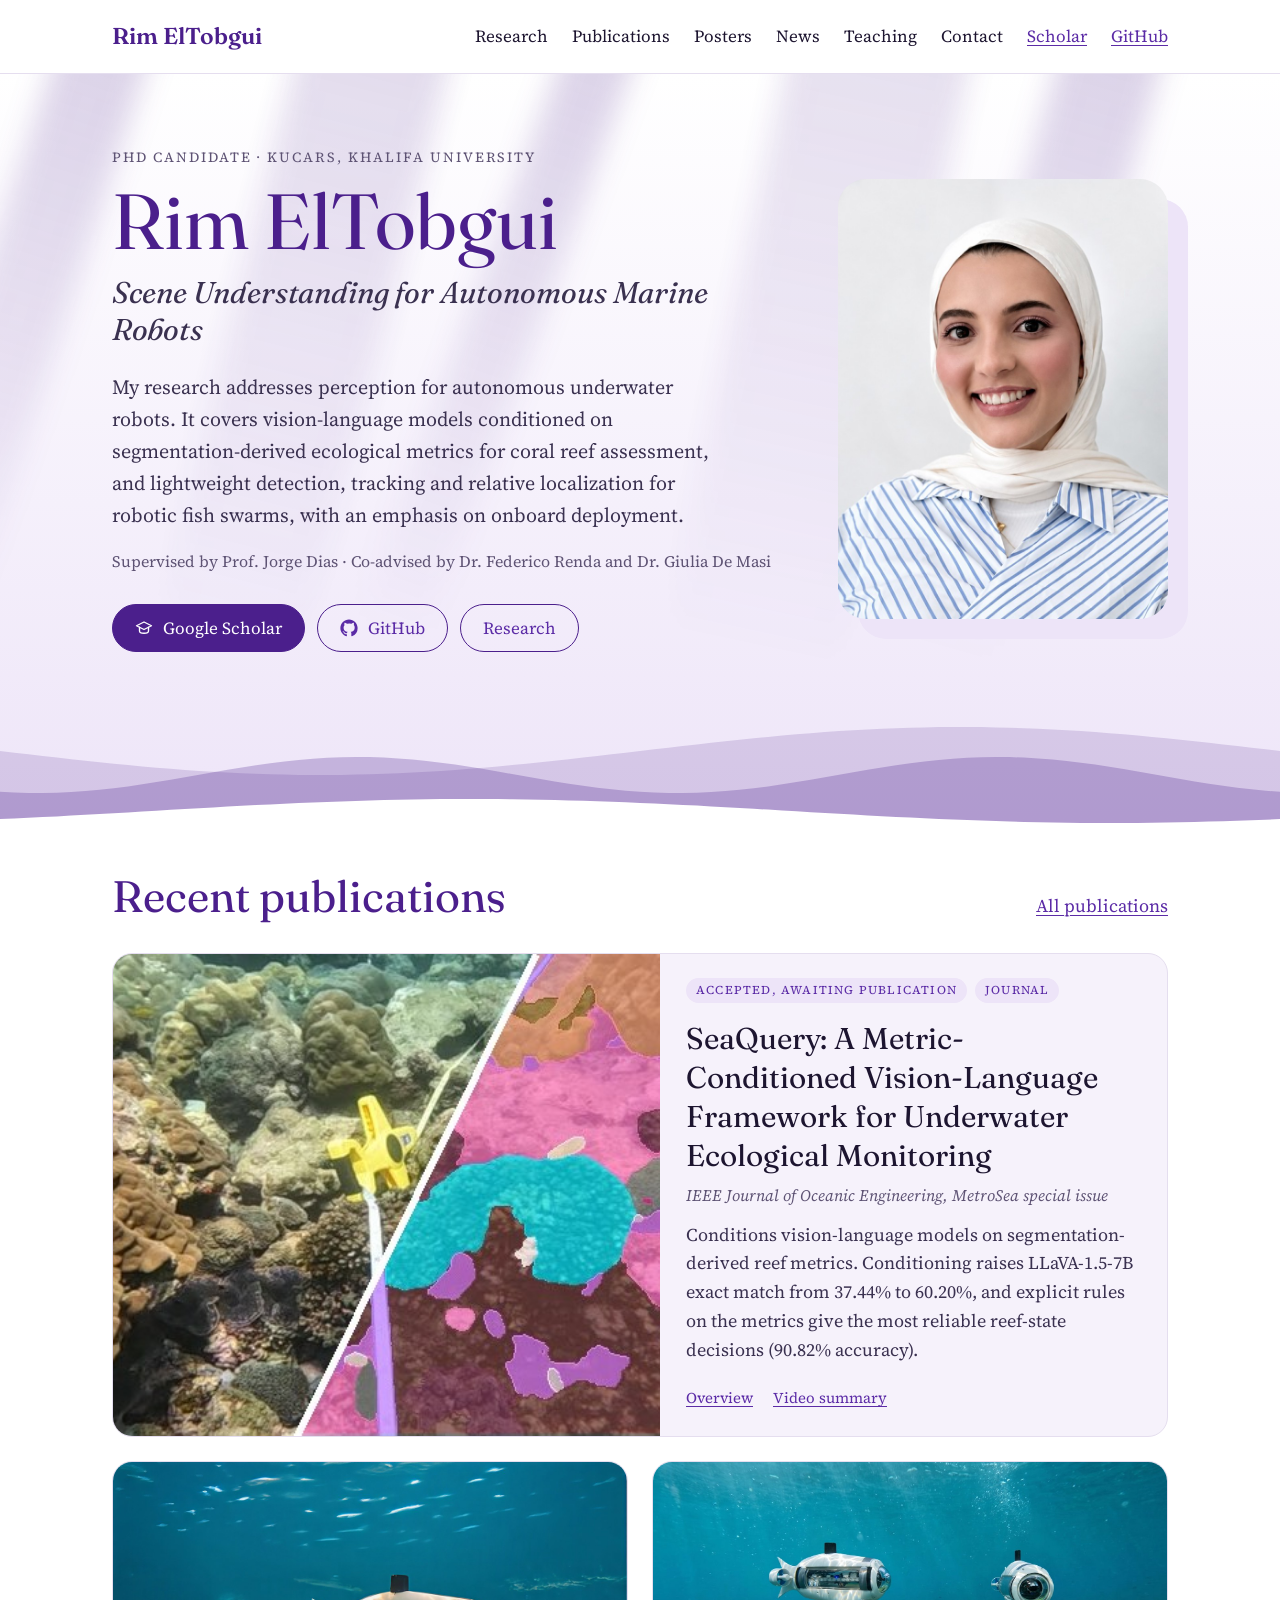
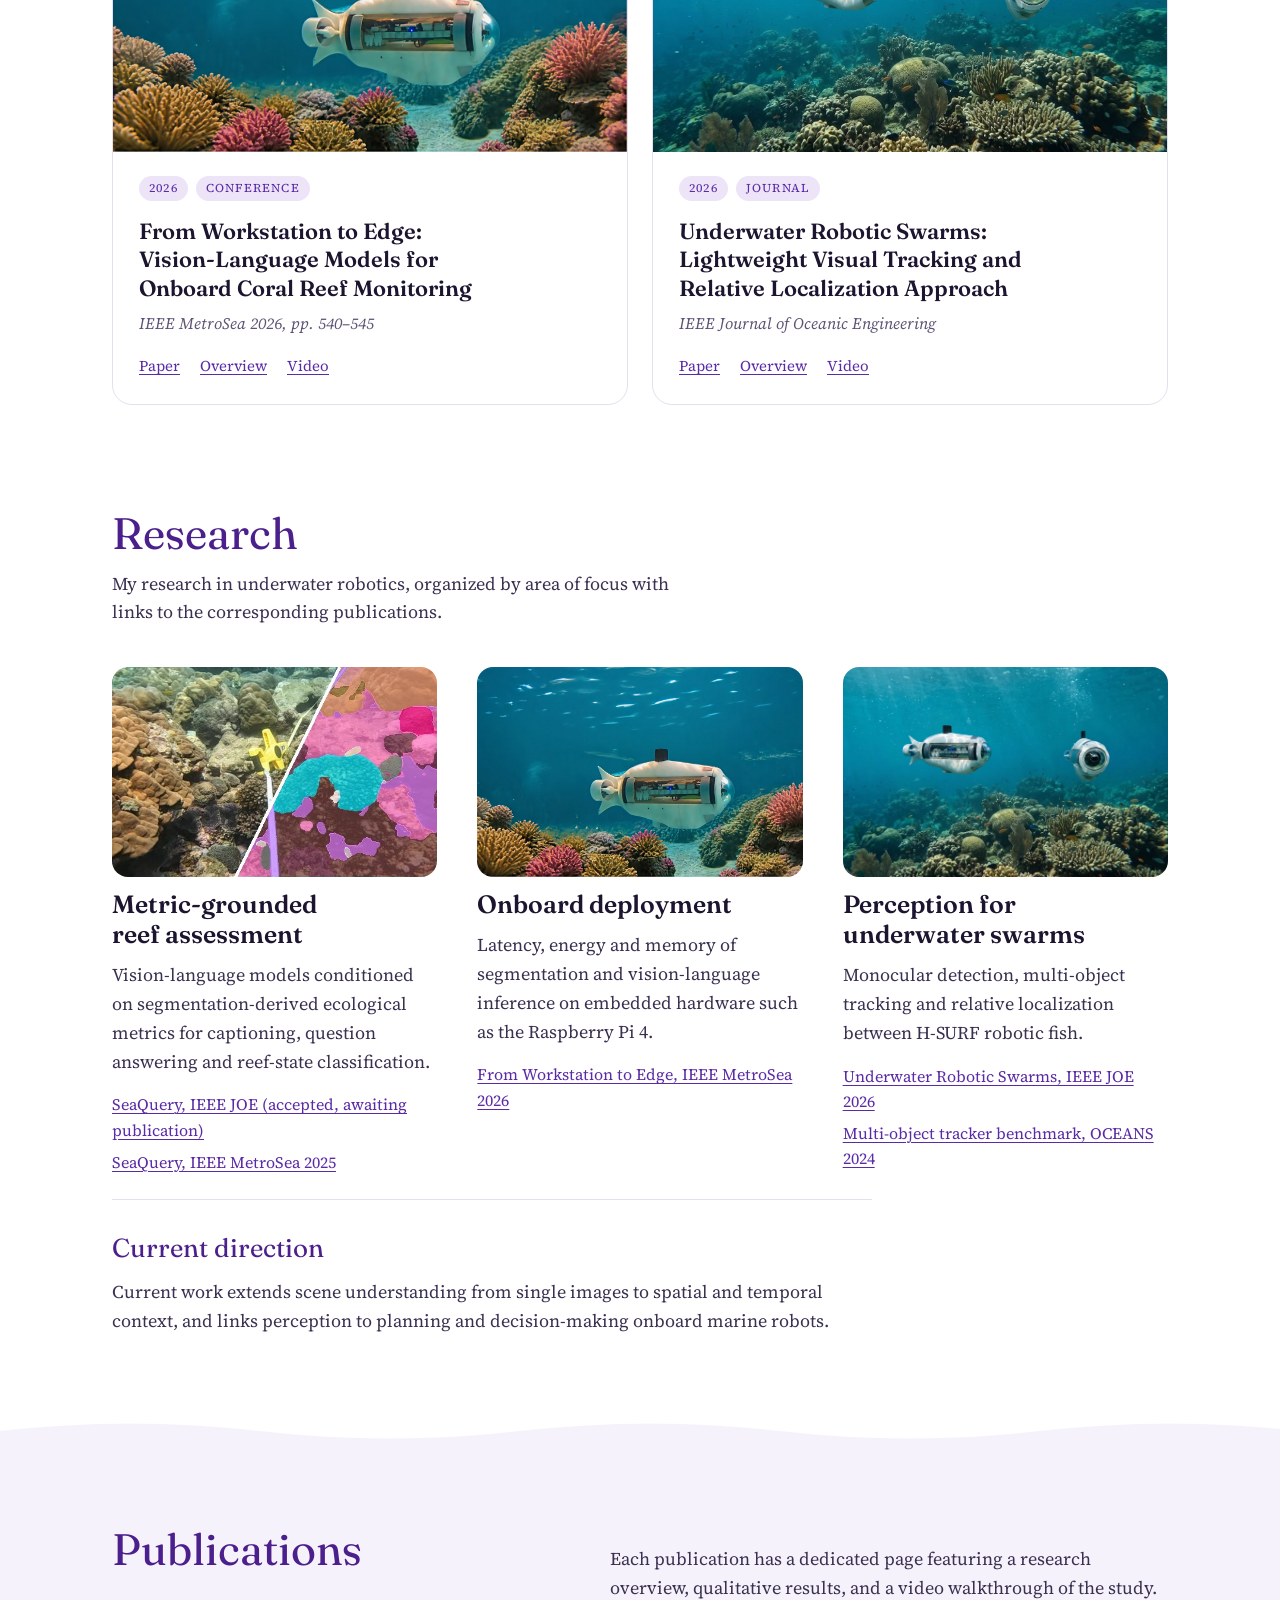
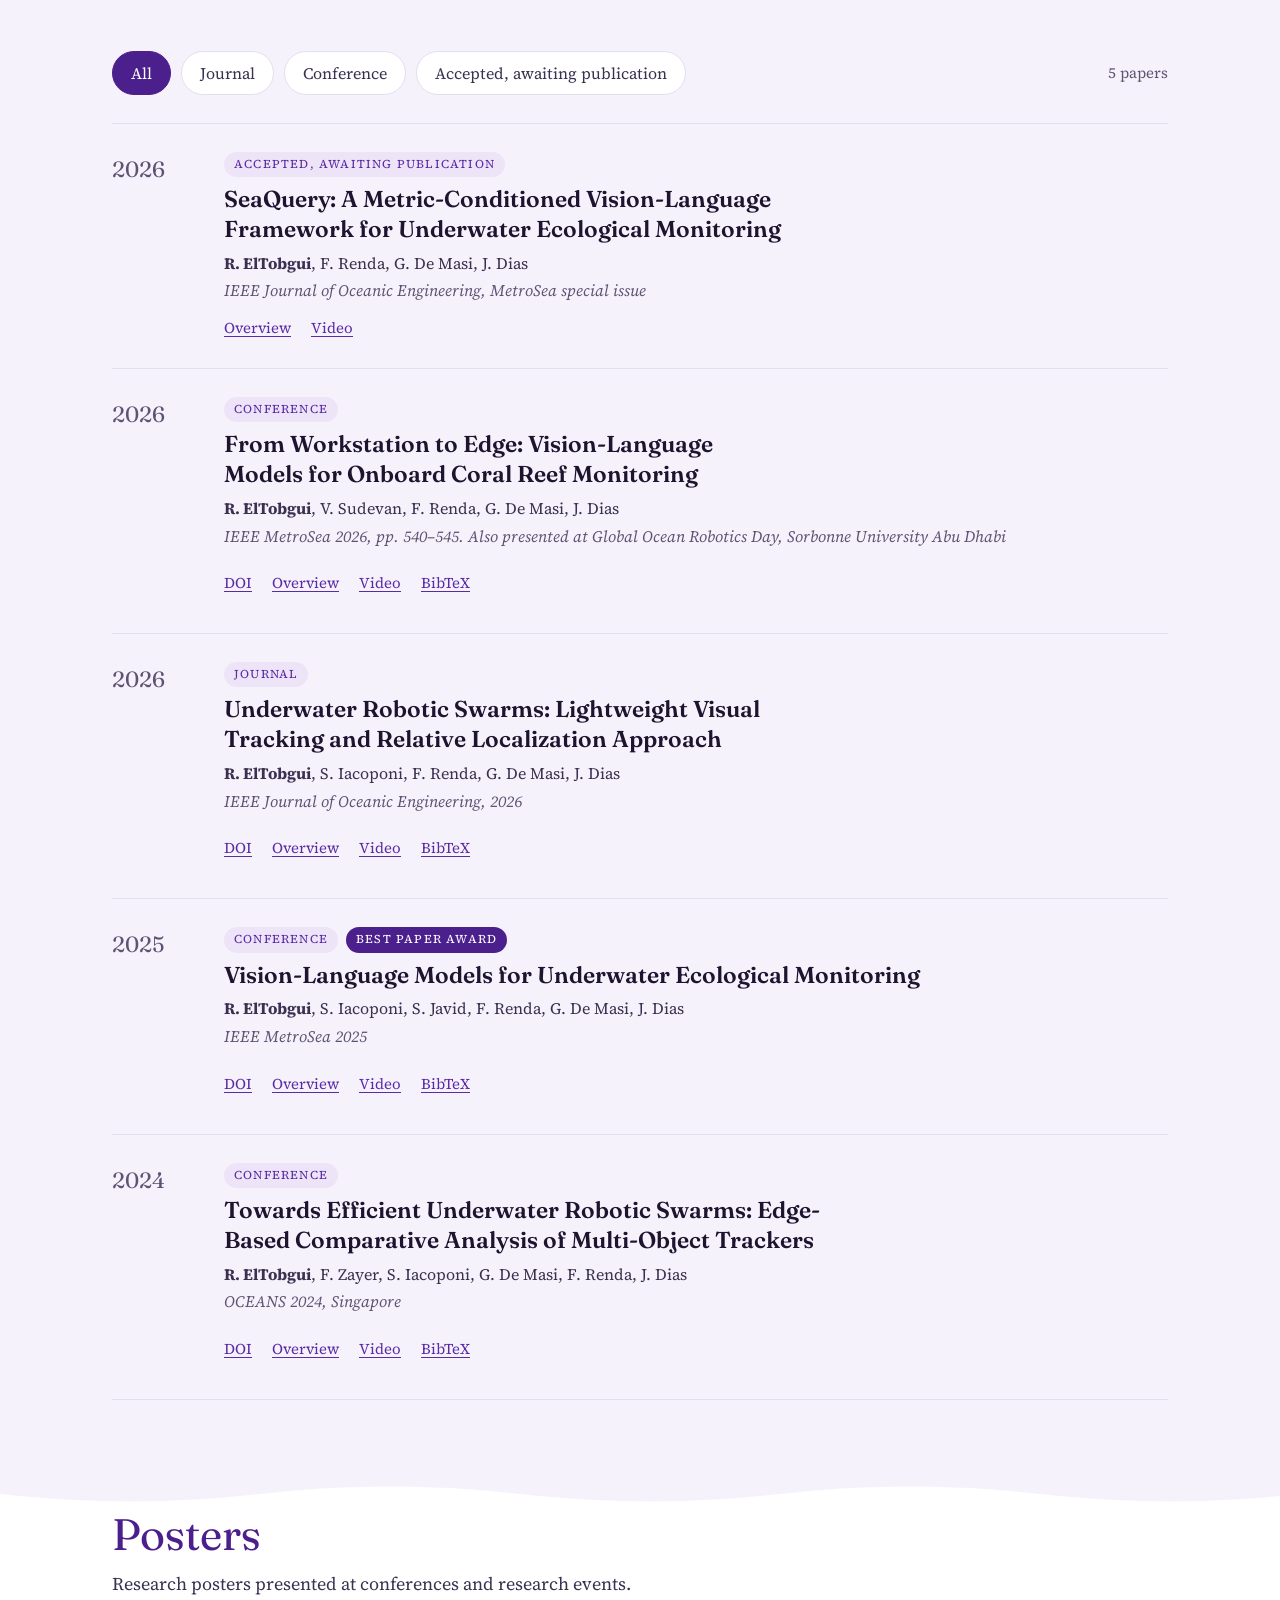
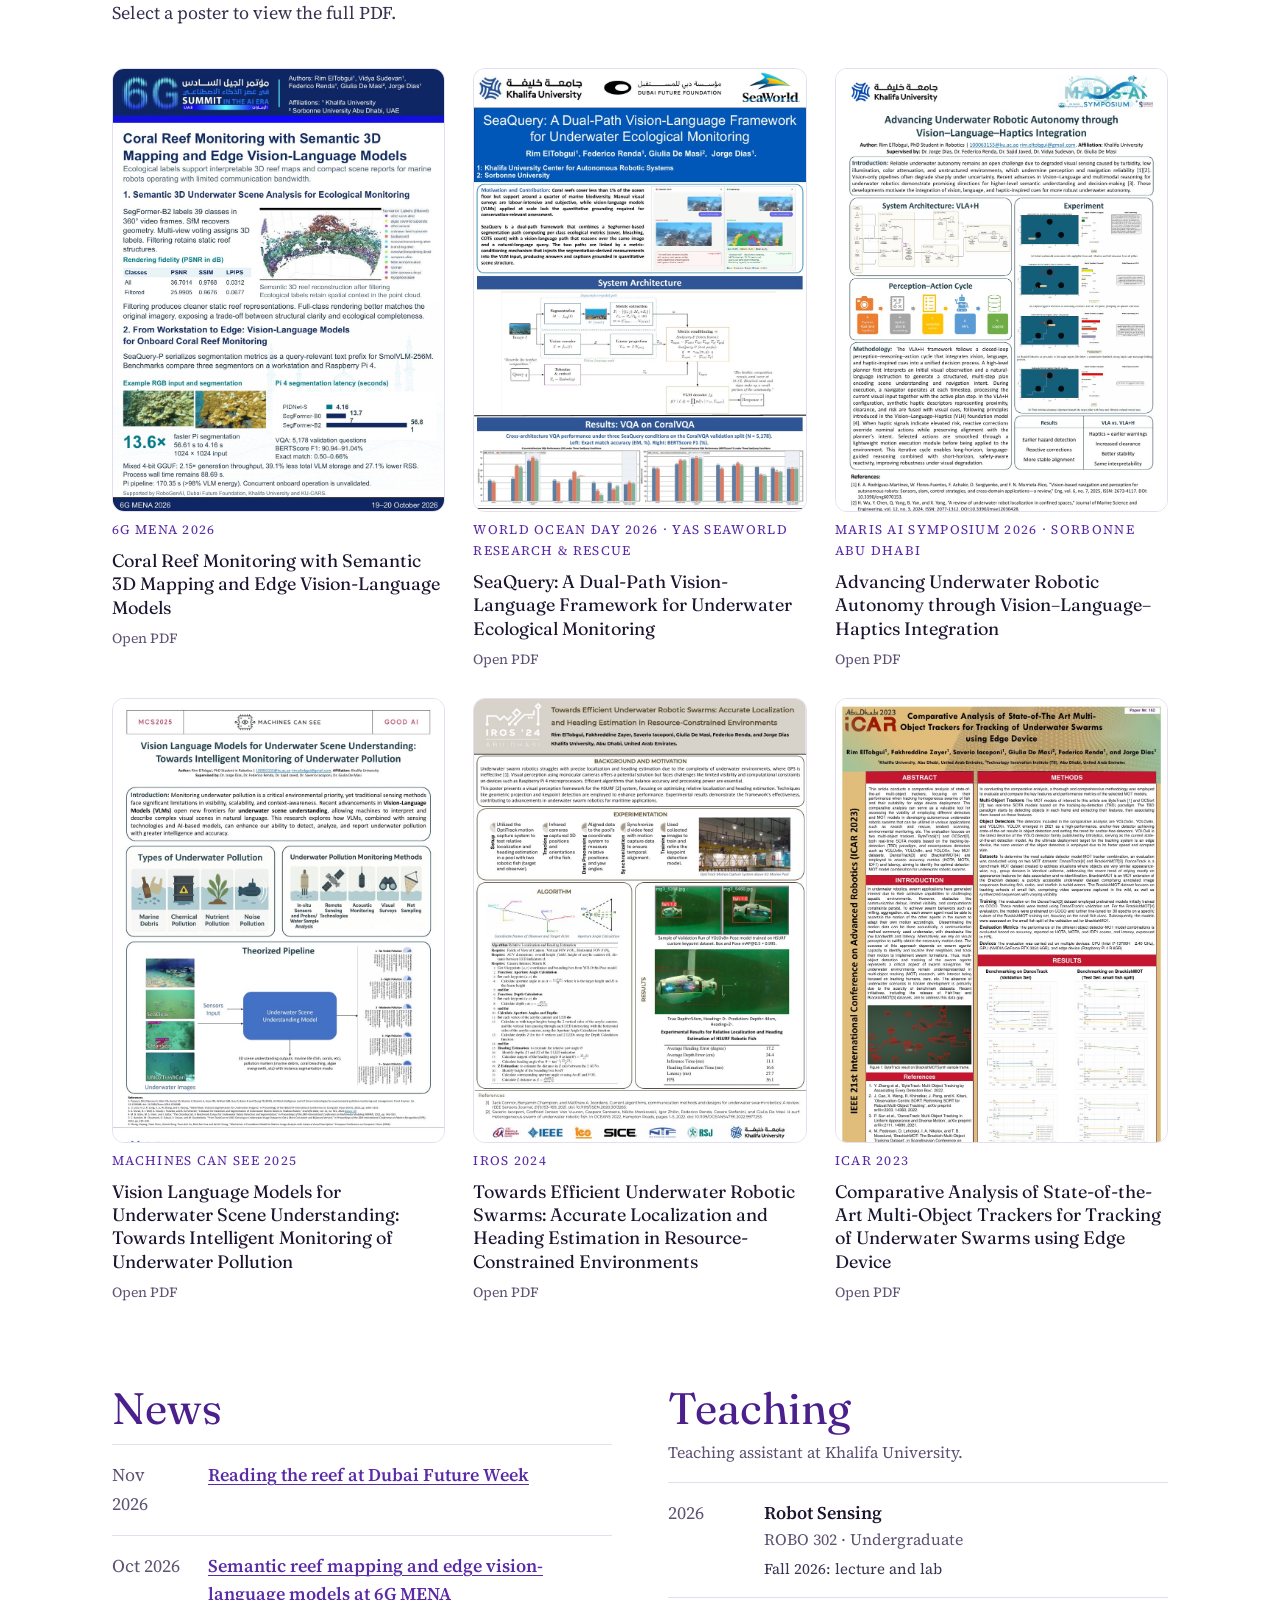
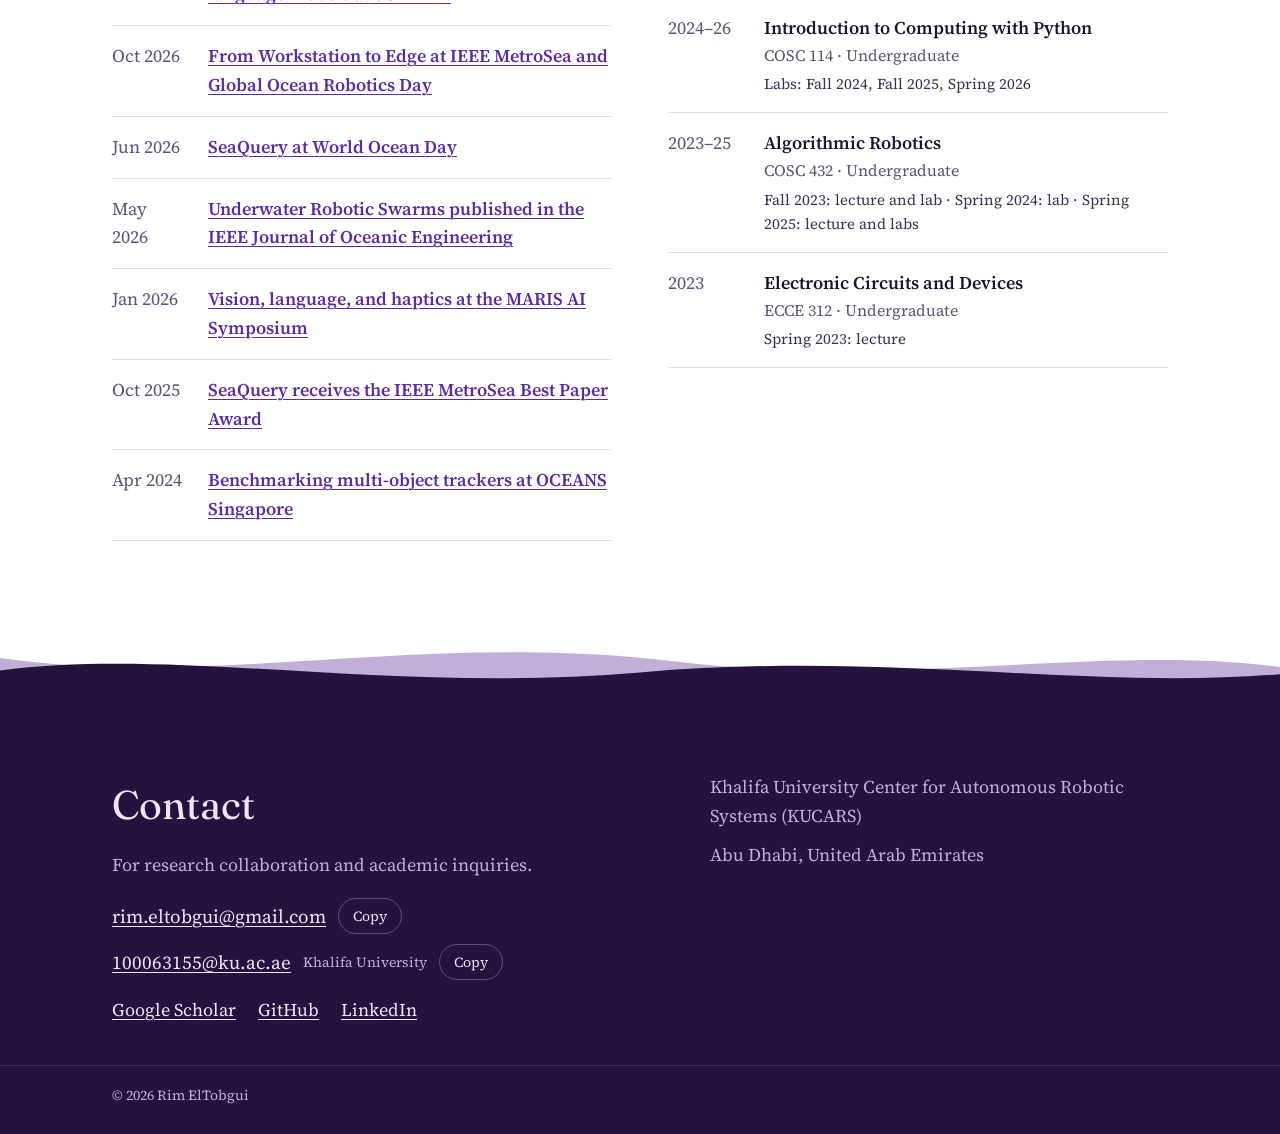
<file: index.html>
<!DOCTYPE html>
<html lang="en">
<head>
<meta charset="utf-8">
<meta name="viewport" content="width=device-width, initial-scale=1">
<title>Rim ElTobgui</title>
<meta name="description" content="Rim ElTobgui, PhD candidate at KUCARS, Khalifa University. Vision-language models, edge perception and underwater robotic swarms.">
<link rel="preconnect" href="https://fonts.googleapis.com">
<link rel="preconnect" href="https://fonts.gstatic.com" crossorigin>
<link href="https://fonts.googleapis.com/css2?family=Fraunces:ital,opsz,wght@0,9..144,400;0,9..144,600;1,9..144,400&family=Source+Serif+4:ital,opsz,wght@0,8..60,400;0,8..60,600;1,8..60,400&display=swap" rel="stylesheet">
<link rel="stylesheet" href="css/site.css">
</head>
<body>

<nav class="site-nav" aria-label="Main">
  <div class="wrap">
    <a class="brand" href="#top">Rim ElTobgui</a>
    <div class="nav-links">
      <a href="#research">Research</a>
      <a href="#publications">Publications</a>
      <a href="#posters">Posters</a>
      <a href="#news">News</a>
      <a href="#teaching">Teaching</a>
      <a href="#contact">Contact</a>
      <a class="scholar" href="https://scholar.google.com/citations?user=j8RVJ1IAAAAJ&amp;hl=en">Scholar</a>
      <a class="scholar" href="https://github.com/rimeltobgui">GitHub</a>
    </div>
  </div>
</nav>

<header id="top" class="hero-band">
<div class="rays" aria-hidden="true"><span></span><span></span><span></span><span></span><span></span></div>
<div class="bubbles" aria-hidden="true"><span></span><span></span><span></span><span></span><span></span><span></span><span></span><span></span><span></span></div>
<div class="wrap hero-wrap">
  <div class="hero">
    <div class="hero-text">
      <p class="eyebrow">PhD Candidate · KUCARS, Khalifa University</p>
      <h1>Rim ElTobgui</h1>
      <p class="tagline">Scene Understanding for Autonomous Marine Robots</p>
      <p class="intro">My research addresses perception for autonomous underwater robots. It covers vision-language models conditioned on segmentation-derived ecological metrics for coral reef assessment, and lightweight detection, tracking and relative localization for robotic fish swarms, with an emphasis on onboard deployment.</p>
      <p class="advisors">Supervised by Prof. Jorge Dias · Co-advised by Dr. Federico Renda and Dr. Giulia De Masi</p>
      <div class="actions">
        <a class="btn btn-primary" href="https://scholar.google.com/citations?user=j8RVJ1IAAAAJ&amp;hl=en">
          <svg aria-hidden="true" width="18" height="18" viewBox="0 0 24 24" fill="none" stroke="currentColor" stroke-width="1.8" stroke-linecap="round" stroke-linejoin="round"><path d="M2 9l10-5 10 5-10 5z"></path><path d="M6 11v5c0 1.5 2.7 3 6 3s6-1.5 6-3v-5"></path></svg>
          Google Scholar
        </a>
        <a class="btn btn-ghost" href="https://github.com/rimeltobgui">
          <svg aria-hidden="true" width="18" height="18" viewBox="0 0 24 24" fill="currentColor"><path d="M12 .5C5.7.5.5 5.7.5 12c0 5.1 3.3 9.4 7.9 10.9.6.1.8-.3.8-.6v-2c-3.2.7-3.9-1.5-3.9-1.5-.5-1.3-1.3-1.7-1.3-1.7-1.1-.7.1-.7.1-.7 1.2.1 1.8 1.2 1.8 1.2 1 1.8 2.8 1.3 3.5 1 .1-.8.4-1.3.7-1.6-2.6-.3-5.3-1.3-5.3-5.7 0-1.3.5-2.3 1.2-3.1-.1-.3-.5-1.5.1-3.1 0 0 1-.3 3.3 1.2a11.5 11.5 0 0 1 6 0C17.3 4.6 18.3 5 18.3 5c.6 1.6.2 2.8.1 3.1.8.8 1.2 1.9 1.2 3.1 0 4.4-2.7 5.4-5.3 5.7.4.4.8 1.1.8 2.2v3.2c0 .3.2.7.8.6A11.5 11.5 0 0 0 23.5 12C23.5 5.7 18.3.5 12 .5z"/></svg>
          GitHub
        </a>
        <a class="btn btn-ghost" href="#research">Research</a>
      </div>
    </div>
    <figure class="portrait">
      <img src="img/headshot.jpg" alt="Portrait of Rim ElTobgui" width="720" height="960">
    </figure>
  </div>
</div>
<div class="hero-waves" aria-hidden="true">
  <svg class="wv wv-back" viewBox="0 0 2880 150" preserveAspectRatio="none"><path d="M0,52.0 L16,53.7 L32,55.3 L48,57.0 L64,58.6 L80,60.2 L96,61.8 L112,63.3 L128,64.7 L144,66.1 L160,67.4 L176,68.7 L192,69.8 L208,70.9 L224,71.9 L240,72.8 L256,73.6 L272,74.3 L288,74.8 L304,75.3 L320,75.6 L336,75.9 L352,76.0 L368,76.0 L384,75.9 L400,75.6 L416,75.3 L432,74.8 L448,74.3 L464,73.6 L480,72.8 L496,71.9 L512,70.9 L528,69.8 L544,68.7 L560,67.4 L576,66.1 L592,64.7 L608,63.3 L624,61.8 L640,60.2 L656,58.6 L672,57.0 L688,55.3 L704,53.7 L720,52.0 L736,50.3 L752,48.7 L768,47.0 L784,45.4 L800,43.8 L816,42.2 L832,40.7 L848,39.3 L864,37.9 L880,36.6 L896,35.3 L912,34.2 L928,33.1 L944,32.1 L960,31.2 L976,30.4 L992,29.7 L1008,29.2 L1024,28.7 L1040,28.4 L1056,28.1 L1072,28.0 L1088,28.0 L1104,28.1 L1120,28.4 L1136,28.7 L1152,29.2 L1168,29.7 L1184,30.4 L1200,31.2 L1216,32.1 L1232,33.1 L1248,34.2 L1264,35.3 L1280,36.6 L1296,37.9 L1312,39.3 L1328,40.7 L1344,42.2 L1360,43.8 L1376,45.4 L1392,47.0 L1408,48.7 L1424,50.3 L1440,52.0 L1456,53.7 L1472,55.3 L1488,57.0 L1504,58.6 L1520,60.2 L1536,61.8 L1552,63.3 L1568,64.7 L1584,66.1 L1600,67.4 L1616,68.7 L1632,69.8 L1648,70.9 L1664,71.9 L1680,72.8 L1696,73.6 L1712,74.3 L1728,74.8 L1744,75.3 L1760,75.6 L1776,75.9 L1792,76.0 L1808,76.0 L1824,75.9 L1840,75.6 L1856,75.3 L1872,74.8 L1888,74.3 L1904,73.6 L1920,72.8 L1936,71.9 L1952,70.9 L1968,69.8 L1984,68.7 L2000,67.4 L2016,66.1 L2032,64.7 L2048,63.3 L2064,61.8 L2080,60.2 L2096,58.6 L2112,57.0 L2128,55.3 L2144,53.7 L2160,52.0 L2176,50.3 L2192,48.7 L2208,47.0 L2224,45.4 L2240,43.8 L2256,42.2 L2272,40.7 L2288,39.3 L2304,37.9 L2320,36.6 L2336,35.3 L2352,34.2 L2368,33.1 L2384,32.1 L2400,31.2 L2416,30.4 L2432,29.7 L2448,29.2 L2464,28.7 L2480,28.4 L2496,28.1 L2512,28.0 L2528,28.0 L2544,28.1 L2560,28.4 L2576,28.7 L2592,29.2 L2608,29.7 L2624,30.4 L2640,31.2 L2656,32.1 L2672,33.1 L2688,34.2 L2704,35.3 L2720,36.6 L2736,37.9 L2752,39.3 L2768,40.7 L2784,42.2 L2800,43.8 L2816,45.4 L2832,47.0 L2848,48.7 L2864,50.3 L2880,52.0 L2880,150 L0,150 Z"/></svg>
  <svg class="wv wv-mid" viewBox="0 0 2880 150" preserveAspectRatio="none"><path d="M0,92.8 L16,93.5 L32,93.9 L48,94.0 L64,93.7 L80,93.0 L96,92.1 L112,90.8 L128,89.2 L144,87.4 L160,85.3 L176,83.1 L192,80.7 L208,78.3 L224,75.8 L240,73.3 L256,70.8 L272,68.5 L288,66.3 L304,64.2 L320,62.5 L336,60.9 L352,59.7 L368,58.8 L384,58.2 L400,58.0 L416,58.1 L432,58.6 L448,59.4 L464,60.5 L480,62.0 L496,63.7 L512,65.6 L528,67.8 L544,70.1 L560,72.5 L576,75.0 L592,77.5 L608,80.0 L624,82.4 L640,84.7 L656,86.8 L672,88.7 L688,90.3 L704,91.7 L720,92.8 L736,93.5 L752,93.9 L768,94.0 L784,93.7 L800,93.0 L816,92.1 L832,90.8 L848,89.2 L864,87.4 L880,85.3 L896,83.1 L912,80.7 L928,78.3 L944,75.8 L960,73.3 L976,70.8 L992,68.5 L1008,66.3 L1024,64.2 L1040,62.5 L1056,60.9 L1072,59.7 L1088,58.8 L1104,58.2 L1120,58.0 L1136,58.1 L1152,58.6 L1168,59.4 L1184,60.5 L1200,62.0 L1216,63.7 L1232,65.6 L1248,67.8 L1264,70.1 L1280,72.5 L1296,75.0 L1312,77.5 L1328,80.0 L1344,82.4 L1360,84.7 L1376,86.8 L1392,88.7 L1408,90.3 L1424,91.7 L1440,92.8 L1456,93.5 L1472,93.9 L1488,94.0 L1504,93.7 L1520,93.0 L1536,92.1 L1552,90.8 L1568,89.2 L1584,87.4 L1600,85.3 L1616,83.1 L1632,80.7 L1648,78.3 L1664,75.8 L1680,73.3 L1696,70.8 L1712,68.5 L1728,66.3 L1744,64.2 L1760,62.5 L1776,60.9 L1792,59.7 L1808,58.8 L1824,58.2 L1840,58.0 L1856,58.1 L1872,58.6 L1888,59.4 L1904,60.5 L1920,62.0 L1936,63.7 L1952,65.6 L1968,67.8 L1984,70.1 L2000,72.5 L2016,75.0 L2032,77.5 L2048,80.0 L2064,82.4 L2080,84.7 L2096,86.8 L2112,88.7 L2128,90.3 L2144,91.7 L2160,92.8 L2176,93.5 L2192,93.9 L2208,94.0 L2224,93.7 L2240,93.0 L2256,92.1 L2272,90.8 L2288,89.2 L2304,87.4 L2320,85.3 L2336,83.1 L2352,80.7 L2368,78.3 L2384,75.8 L2400,73.3 L2416,70.8 L2432,68.5 L2448,66.3 L2464,64.2 L2480,62.5 L2496,60.9 L2512,59.7 L2528,58.8 L2544,58.2 L2560,58.0 L2576,58.1 L2592,58.6 L2608,59.4 L2624,60.5 L2640,62.0 L2656,63.7 L2672,65.6 L2688,67.8 L2704,70.1 L2720,72.5 L2736,75.0 L2752,77.5 L2768,80.0 L2784,82.4 L2800,84.7 L2816,86.8 L2832,88.7 L2848,90.3 L2864,91.7 L2880,92.8 L2880,150 L0,150 Z"/></svg>
  <svg class="wv wv-front" viewBox="0 0 2880 150" preserveAspectRatio="none"><path d="M0,120.1 L16,119.5 L32,118.8 L48,118.1 L64,117.4 L80,116.6 L96,115.8 L112,115.0 L128,114.2 L144,113.4 L160,112.5 L176,111.7 L192,110.8 L208,110.0 L224,109.2 L240,108.4 L256,107.6 L272,106.8 L288,106.1 L304,105.4 L320,104.7 L336,104.0 L352,103.4 L368,102.9 L384,102.4 L400,101.9 L416,101.5 L432,101.1 L448,100.8 L464,100.5 L480,100.3 L496,100.1 L512,100.0 L528,100.0 L544,100.0 L560,100.1 L576,100.2 L592,100.4 L608,100.7 L624,101.0 L640,101.4 L656,101.8 L672,102.2 L688,102.7 L704,103.3 L720,103.9 L736,104.5 L752,105.2 L768,105.9 L784,106.6 L800,107.4 L816,108.2 L832,109.0 L848,109.8 L864,110.6 L880,111.5 L896,112.3 L912,113.2 L928,114.0 L944,114.8 L960,115.6 L976,116.4 L992,117.2 L1008,117.9 L1024,118.6 L1040,119.3 L1056,120.0 L1072,120.6 L1088,121.1 L1104,121.6 L1120,122.1 L1136,122.5 L1152,122.9 L1168,123.2 L1184,123.5 L1200,123.7 L1216,123.9 L1232,124.0 L1248,124.0 L1264,124.0 L1280,123.9 L1296,123.8 L1312,123.6 L1328,123.3 L1344,123.0 L1360,122.6 L1376,122.2 L1392,121.8 L1408,121.3 L1424,120.7 L1440,120.1 L1456,119.5 L1472,118.8 L1488,118.1 L1504,117.4 L1520,116.6 L1536,115.8 L1552,115.0 L1568,114.2 L1584,113.4 L1600,112.5 L1616,111.7 L1632,110.8 L1648,110.0 L1664,109.2 L1680,108.4 L1696,107.6 L1712,106.8 L1728,106.1 L1744,105.4 L1760,104.7 L1776,104.0 L1792,103.4 L1808,102.9 L1824,102.4 L1840,101.9 L1856,101.5 L1872,101.1 L1888,100.8 L1904,100.5 L1920,100.3 L1936,100.1 L1952,100.0 L1968,100.0 L1984,100.0 L2000,100.1 L2016,100.2 L2032,100.4 L2048,100.7 L2064,101.0 L2080,101.4 L2096,101.8 L2112,102.2 L2128,102.7 L2144,103.3 L2160,103.9 L2176,104.5 L2192,105.2 L2208,105.9 L2224,106.6 L2240,107.4 L2256,108.2 L2272,109.0 L2288,109.8 L2304,110.6 L2320,111.5 L2336,112.3 L2352,113.2 L2368,114.0 L2384,114.8 L2400,115.6 L2416,116.4 L2432,117.2 L2448,117.9 L2464,118.6 L2480,119.3 L2496,120.0 L2512,120.6 L2528,121.1 L2544,121.6 L2560,122.1 L2576,122.5 L2592,122.9 L2608,123.2 L2624,123.5 L2640,123.7 L2656,123.9 L2672,124.0 L2688,124.0 L2704,124.0 L2720,123.9 L2736,123.8 L2752,123.6 L2768,123.3 L2784,123.0 L2800,122.6 L2816,122.2 L2832,121.8 L2848,121.3 L2864,120.7 L2880,120.1 L2880,150 L0,150 Z"/></svg>
</div>
</header>

<section id="latest" class="latest-section" aria-labelledby="latest-title">
  <div class="wrap">
    <div class="latest-head">
      <h2 class="section-title" id="latest-title">Recent publications</h2>
      <a href="#publications">All publications</a>
    </div>
    <div class="latest">
      <article class="latest-card feature">
        <a class="latest-img" href="paper-seaquery-joe.html"><img src="img/rs-split.jpg" alt="Reef photo that turns into its segmentation overlay along a diagonal split"></a>
        <div class="latest-body">
          <div class="tags"><span class="tag">Accepted, awaiting publication</span><span class="tag">Journal</span></div>
          <h3>SeaQuery: A Metric-Conditioned Vision-Language Framework for Underwater Ecological Monitoring</h3>
          <p class="venue">IEEE Journal of Oceanic Engineering, MetroSea special issue</p>
          <p class="latest-sum">Conditions vision-language models on segmentation-derived reef metrics. Conditioning raises LLaVA-1.5-7B exact match from 37.44% to 60.20%, and explicit rules on the metrics give the most reliable reef-state decisions (90.82% accuracy).</p>
          <div class="links"><a href="paper-seaquery-joe.html">Overview</a><a href="paper-seaquery-joe.html#video">Video summary</a></div>
        </div>
      </article>
      <article class="latest-card">
        <a class="latest-img" href="paper-edge-2026.html"><img src="img/hsurf-render-1.jpg" alt="Illustration of an H-SURF robotic fish over a coral reef"></a>
        <div class="latest-body">
          <div class="tags"><span class="tag">2026</span><span class="tag">Conference</span></div>
          <h3>From Workstation to Edge: Vision-Language Models for Onboard Coral Reef Monitoring</h3>
          <p class="venue">IEEE MetroSea 2026, pp. 540–545</p>
          <div class="links"><a href="https://doi.org/10.1109/MetroSea71084.2026.11802370">Paper</a><a href="paper-edge-2026.html">Overview</a><a href="paper-edge-2026.html#video">Video</a></div>
        </div>
      </article>
      <article class="latest-card">
        <a class="latest-img" href="paper-swarms-2026.html"><img src="img/hsurf-render-2.jpg" alt="Illustration of two H-SURF robots over a coral reef"></a>
        <div class="latest-body">
          <div class="tags"><span class="tag">2026</span><span class="tag">Journal</span></div>
          <h3>Underwater Robotic Swarms: Lightweight Visual Tracking and Relative Localization Approach</h3>
          <p class="venue">IEEE Journal of Oceanic Engineering</p>
          <div class="links"><a href="https://doi.org/10.1109/JOE.2026.3678798">Paper</a><a href="paper-swarms-2026.html">Overview</a><a href="paper-swarms-2026.html#video">Video</a></div>
        </div>
      </article>
    </div>
  </div>
</section>

<main>
<section id="research" class="section">
  <div class="wrap">
    <h2 class="section-title">Research</h2>
    <p class="lede">My research in underwater robotics, organized by area of focus with links to the corresponding publications.</p>
    <div class="threads">
      <article class="thread">
        <img src="img/rs-split.jpg" alt="Reef photo that turns into its segmentation overlay along a diagonal split" loading="lazy">
        <h3>Metric-grounded reef assessment</h3>
        <p>Vision-language models conditioned on segmentation-derived ecological metrics for captioning, question answering and reef-state classification.</p>
        <ul class="thread-links"><li><a href="paper-seaquery-joe.html">SeaQuery, IEEE JOE (accepted, awaiting publication)</a></li><li><a href="paper-seaquery-2025.html">SeaQuery, IEEE MetroSea 2025</a></li></ul>
      </article>
      <article class="thread">
        <img src="img/hsurf-render-1.jpg" alt="Illustration of an H-SURF robotic fish over a coral reef" loading="lazy">
        <h3>Onboard deployment</h3>
        <p>Latency, energy and memory of segmentation and vision-language inference on embedded hardware such as the Raspberry Pi 4.</p>
        <ul class="thread-links"><li><a href="paper-edge-2026.html">From Workstation to Edge, IEEE MetroSea 2026</a></li></ul>
      </article>
      <article class="thread">
        <img src="img/hsurf-render-2.jpg" alt="Illustration of two H-SURF robots over a coral reef" loading="lazy">
        <h3>Perception for underwater swarms</h3>
        <p>Monocular detection, multi-object tracking and relative localization between H-SURF robotic fish.</p>
        <ul class="thread-links"><li><a href="paper-swarms-2026.html">Underwater Robotic Swarms, IEEE JOE 2026</a></li><li><a href="paper-trackers-2024.html">Multi-object tracker benchmark, OCEANS 2024</a></li></ul>
      </article>
    </div>
    <div class="direction">
      <h3>Current direction</h3>
      <p>Current work extends scene understanding from single images to spatial and temporal context, and links perception to planning and decision-making onboard marine robots.</p>
    </div>
  </div>
</section>



<section id="publications" class="section pubs-section wavy">
  <div class="wrap">
    <div class="pubs-head">
      <h2 class="section-title">Publications</h2>
      <p class="lede">Each publication has a dedicated page featuring a research overview, qualitative results, and a video walkthrough of the study.</p>
        
    </div>
    <div class="filters" role="group" aria-label="Filter publications">
      <button type="button" class="chip" data-filter="all" aria-pressed="true">All</button>
      <button type="button" class="chip" data-filter="journal" aria-pressed="false">Journal</button>
      <button type="button" class="chip" data-filter="conference" aria-pressed="false">Conference</button>
      <button type="button" class="chip" data-filter="review" aria-pressed="false">Accepted, awaiting publication</button>
      <span class="count" id="pub-count" aria-live="polite">5 papers</span>
    </div>

    <article class="pub" id="pub-seaquery-joe" data-type="review">
      <p class="year">2026</p>
      <div class="body">
        <div class="tags"><span class="tag">Accepted, awaiting publication</span></div>
        <h3><a class="pub-title" href="paper-seaquery-joe.html">SeaQuery: A Metric-Conditioned Vision-Language Framework for Underwater Ecological Monitoring</a></h3>
        <p class="authors"><strong>R. ElTobgui</strong>, F. Renda, G. De Masi, J. Dias</p>
        <p class="venue">IEEE Journal of Oceanic Engineering, MetroSea special issue</p>
        <div class="links"><a href="paper-seaquery-joe.html">Overview</a><a href="paper-seaquery-joe.html#video">Video</a></div>
      </div>
    </article>

    <article class="pub" id="pub-metrosea2026" data-type="conference">
      <p class="year">2026</p>
      <div class="body">
        <div class="tags"><span class="tag">Conference</span></div>
        <h3><a class="pub-title" href="paper-edge-2026.html">From Workstation to Edge: Vision-Language Models for Onboard Coral Reef Monitoring</a></h3>
        <p class="authors"><strong>R. ElTobgui</strong>, V. Sudevan, F. Renda, G. De Masi, J. Dias</p>
        <p class="venue">IEEE MetroSea 2026, pp. 540–545. Also presented at Global Ocean Robotics Day, Sorbonne University Abu Dhabi</p>
        <div class="links">
          <a href="https://doi.org/10.1109/MetroSea71084.2026.11802370">DOI</a>
          <a href="paper-edge-2026.html">Overview</a>
          <a href="paper-edge-2026.html#video">Video</a>
          <details class="bib"><summary>BibTeX</summary><div class="bibbox"><pre>@inproceedings{11802370,
  title     = {From Workstation to Edge: Vision-Language Models for Onboard Coral Reef Monitoring},
  author    = {ElTobgui, Rim and Sudevan, Vidya and Renda, Federico and De Masi, Giulia and Dias, Jorge},
  booktitle = {2026 International Workshop on Metrology for the Sea; Learning to Measure Sea Health Parameters (MetroSea)},
  year      = {2026},
  pages     = {540--545},
  doi       = {10.1109/MetroSea71084.2026.11802370}
}</pre><button type="button" class="copy">Copy</button></div></details>
        </div>
      </div>
    </article>

    <article class="pub" id="pub-joe2026" data-type="journal">
      <p class="year">2026</p>
      <div class="body">
        <div class="tags"><span class="tag">Journal</span></div>
        <h3><a class="pub-title" href="paper-swarms-2026.html">Underwater Robotic Swarms: Lightweight Visual Tracking and Relative Localization Approach</a></h3>
        <p class="authors"><strong>R. ElTobgui</strong>, S. Iacoponi, F. Renda, G. De Masi, J. Dias</p>
        <p class="venue">IEEE Journal of Oceanic Engineering, 2026</p>
        <div class="links">
          <a href="https://doi.org/10.1109/JOE.2026.3678798">DOI</a>
          <a href="paper-swarms-2026.html">Overview</a>
          <a href="paper-swarms-2026.html#video">Video</a>
          <details class="bib"><summary>BibTeX</summary><div class="bibbox"><pre>@article{eltobgui2026swarms,
  title   = {Underwater Robotic Swarms: Lightweight Visual Tracking and Relative Localization Approach},
  author  = {ElTobgui, Rim and Iacoponi, Saverio and Renda, Federico and De Masi, Giulia and Dias, Jorge},
  journal = {IEEE Journal of Oceanic Engineering},
  year    = {2026},
  doi     = {10.1109/JOE.2026.3678798}
}</pre><button type="button" class="copy">Copy</button></div></details>
        </div>
      </div>
    </article>

    <article class="pub" id="pub-metrosea2025" data-type="conference">
      <p class="year">2025</p>
      <div class="body">
        <div class="tags"><span class="tag">Conference</span><span class="tag award">Best Paper Award</span></div>
        <h3><a class="pub-title" href="paper-seaquery-2025.html">Vision-Language Models for Underwater Ecological Monitoring</a></h3>
        <p class="authors"><strong>R. ElTobgui</strong>, S. Iacoponi, S. Javid, F. Renda, G. De Masi, J. Dias</p>
        <p class="venue">IEEE MetroSea 2025</p>
        <div class="links">
          <a href="https://doi.org/10.1109/MetroSea66681.2025.11245715">DOI</a>
          <a href="paper-seaquery-2025.html">Overview</a>
          <a href="paper-seaquery-2025.html#video">Video</a>
          <details class="bib"><summary>BibTeX</summary><div class="bibbox"><pre>@inproceedings{eltobgui2025seaquery,
  title     = {Vision-Language Models for Underwater Ecological Monitoring},
  author    = {ElTobgui, Rim and Iacoponi, Saverio and Javid, Sajid and Renda, Federico and De Masi, Giulia and Dias, Jorge},
  booktitle = {IEEE International Workshop on Metrology for the Sea (MetroSea)},
  year      = {2025},
  doi       = {10.1109/MetroSea66681.2025.11245715}
}</pre><button type="button" class="copy">Copy</button></div></details>
        </div>
      </div>
    </article>

    <article class="pub" id="pub-oceans2024" data-type="conference">
      <p class="year">2024</p>
      <div class="body">
        <div class="tags"><span class="tag">Conference</span></div>
        <h3><a class="pub-title" href="paper-trackers-2024.html">Towards Efficient Underwater Robotic Swarms: Edge-Based Comparative Analysis of Multi-Object Trackers</a></h3>
        <p class="authors"><strong>R. ElTobgui</strong>, F. Zayer, S. Iacoponi, G. De Masi, F. Renda, J. Dias</p>
        <p class="venue">OCEANS 2024, Singapore</p>
        <div class="links">
          <a href="https://doi.org/10.1109/OCEANS51537.2024.10682269">DOI</a>
          <a href="paper-trackers-2024.html">Overview</a>
          <a href="paper-trackers-2024.html#video">Video</a>
          <details class="bib"><summary>BibTeX</summary><div class="bibbox"><pre>@inproceedings{eltobgui2024trackers,
  title     = {Towards Efficient Underwater Robotic Swarms: Edge-Based Comparative Analysis of Multi-Object Trackers},
  author    = {ElTobgui, Rim and Zayer, Fakhreddine and Iacoponi, Saverio and De Masi, Giulia and Renda, Federico and Dias, Jorge},
  booktitle = {OCEANS 2024 - Singapore},
  year      = {2024},
  doi       = {10.1109/OCEANS51537.2024.10682269}
}</pre><button type="button" class="copy">Copy</button></div></details>
        </div>
      </div>
    </article>
  </div>
</section>

<section id="posters" class="section" style="padding-top: 0">
  <div class="wrap">
    <h2 class="section-title">Posters</h2>
    <p class="lede">Research posters presented at conferences and research events. Select a poster to view the full PDF.</p>
    <div class="posters">
      <a class="poster" href="posters/6gmena2026.pdf"><div class="thumb"><img src="img/posters/6gmena2026.jpg" alt="" loading="lazy"></div><span class="venue-tag">6G MENA 2026</span><strong>Coral Reef Monitoring with Semantic 3D Mapping and Edge Vision-Language Models</strong><span class="open">Open PDF</span></a>
      <a class="poster" href="posters/seaworld2026.pdf"><div class="thumb"><img src="img/posters/seaworld2026.jpg" alt="" loading="lazy"></div><span class="venue-tag">World Ocean Day 2026 · Yas SeaWorld Research &amp; Rescue</span><strong>SeaQuery: A Dual-Path Vision-Language Framework for Underwater Ecological Monitoring</strong><span class="open">Open PDF</span></a>
      <a class="poster" href="posters/maris2026.pdf"><div class="thumb"><img src="img/posters/maris2026.jpg" alt="" loading="lazy"></div><span class="venue-tag">MARIS AI Symposium 2026 · Sorbonne Abu Dhabi</span><strong>Advancing Underwater Robotic Autonomy through Vision–Language–Haptics Integration</strong><span class="open">Open PDF</span></a>
      <a class="poster" href="posters/mcs2025.pdf"><div class="thumb"><img src="img/posters/mcs2025.jpg" alt="" loading="lazy"></div><span class="venue-tag">Machines Can See 2025</span><strong>Vision Language Models for Underwater Scene Understanding: Towards Intelligent Monitoring of Underwater Pollution</strong><span class="open">Open PDF</span></a>
      <a class="poster" href="posters/iros2024.pdf"><div class="thumb"><img src="img/posters/iros2024.jpg" alt="" loading="lazy"></div><span class="venue-tag">IROS 2024</span><strong>Towards Efficient Underwater Robotic Swarms: Accurate Localization and Heading Estimation in Resource-Constrained Environments</strong><span class="open">Open PDF</span></a>
      <a class="poster" href="posters/icar2023.pdf"><div class="thumb"><img src="img/posters/icar2023.jpg" alt="" loading="lazy"></div><span class="venue-tag">ICAR 2023</span><strong>Comparative Analysis of State-of-the-Art Multi-Object Trackers for Tracking of Underwater Swarms using Edge Device</strong><span class="open">Open PDF</span></a>
    </div>
  </div>
</section>




<section id="news" class="section" style="padding-top: 0">
  <div class="wrap two-col">
    <div>
      <h2 class="section-title">News</h2>
      <ul class="list news-list">
        <li><time class="when" datetime="2026-11">Nov 2026</time><a href="news/reading-the-reef.html">Reading the reef at Dubai Future Week</a></li>
        <li><time class="when" datetime="2026-10">Oct 2026</time><a href="news/6g-mena.html">Semantic reef mapping and edge vision-language models at 6G MENA</a></li>
        <li><time class="when" datetime="2026-10">Oct 2026</time><a href="news/workstation-to-edge.html">From Workstation to Edge at IEEE MetroSea and Global Ocean Robotics Day</a></li>
        <li><time class="when" datetime="2026-06">Jun 2026</time><a href="news/world-ocean-day.html">SeaQuery at World Ocean Day</a></li>
        <li><time class="when" datetime="2026-05">May 2026</time><a href="news/underwater-robotic-swarms.html">Underwater Robotic Swarms published in the IEEE Journal of Oceanic Engineering</a></li>
        <li><time class="when" datetime="2026-01">Jan 2026</time><a href="news/maris-ai-symposium.html">Vision, language, and haptics at the MARIS AI Symposium</a></li>
        <li><time class="when" datetime="2025-10">Oct 2025</time><a href="news/metrosea-best-paper.html">SeaQuery receives the IEEE MetroSea Best Paper Award</a></li>
        <li><time class="when" datetime="2024-04">Apr 2024</time><a href="news/oceans-singapore.html">Benchmarking multi-object trackers at OCEANS Singapore</a></li>
      </ul>
    </div>
    <div id="teaching">
      <h2 class="section-title">Teaching</h2>
      <p class="teach-lede">Teaching assistant at Khalifa University.</p>
      <ul class="list teach">
        <li><span class="when">2026</span><span><span class="what">Robot Sensing</span><span class="where">ROBO 302 · Undergraduate</span><span class="terms-list">Fall 2026: lecture and lab</span></span></li>
        <li><span class="when">2024–26</span><span><span class="what">Introduction to Computing with Python</span><span class="where">COSC 114 · Undergraduate</span><span class="terms-list">Labs: Fall 2024, Fall 2025, Spring 2026</span></span></li>
        <li><span class="when">2023–25</span><span><span class="what">Algorithmic Robotics</span><span class="where">COSC 432 · Undergraduate</span><span class="terms-list">Fall 2023: lecture and lab · Spring 2024: lab · Spring 2025: lecture and labs</span></span></li>
        <li><span class="when">2023</span><span><span class="what">Electronic Circuits and Devices</span><span class="where">ECCE 312 · Undergraduate</span><span class="terms-list">Spring 2023: lecture</span></span></li>
      </ul>
    </div>
  </div>
</section>
</main>

<footer id="contact">
  <svg class="foot-wave" viewBox="0 0 1440 80" preserveAspectRatio="none" aria-hidden="true"><path class="w2" d="M0,30 C240,64 480,0 760,34 C1020,64 1240,14 1440,40 L1440,80 L0,80 Z"/><path class="w1" d="M0,44 C200,18 440,70 720,46 C1000,22 1220,66 1440,48 L1440,80 L0,80 Z"/></svg>
  <div class="wrap">
    <div style="flex: 1 1 420px; min-width: 0">
      <h2>Contact</h2>
      <p>For research collaboration and academic inquiries.</p>
      <ul class="emails">
        <li><a href="mailto:rim.eltobgui@gmail.com">rim.eltobgui@gmail.com</a><button type="button" class="copy-mail" data-mail="rim.eltobgui@gmail.com">Copy</button></li>
        <li><a href="mailto:100063155@ku.ac.ae">100063155@ku.ac.ae</a><span class="mail-note">Khalifa University</span><button type="button" class="copy-mail" data-mail="100063155@ku.ac.ae">Copy</button></li>
      </ul>
      <div class="foot-links">
        <a href="https://scholar.google.com/citations?user=j8RVJ1IAAAAJ&amp;hl=en">Google Scholar</a>
        <a href="https://github.com/rimeltobgui">GitHub</a>
        <a href="https://www.linkedin.com/in/rimeltobgui">LinkedIn</a>
      </div>
    </div>
    <div style="flex: 1 1 320px; min-width: 0">
      <p>Khalifa University Center for Autonomous Robotic Systems (KUCARS)</p>
      <p>Abu Dhabi, United Arab Emirates</p>
    </div>
  </div>
  <div class="copyright"><div class="wrap">© 2026 Rim ElTobgui</div></div>
</footer>

<script>
(function () {
  var chips = document.querySelectorAll('.chip');
  var pubs = document.querySelectorAll('.pub');
  var count = document.getElementById('pub-count');
  function apply(filter) {
    var n = 0;
    pubs.forEach(function (p) {
      var show = filter === 'all' || p.getAttribute('data-type') === filter;
      p.hidden = !show;
      if (show) n++;
    });
    count.textContent = n + (n === 1 ? ' paper' : ' papers');
    chips.forEach(function (c) { c.setAttribute('aria-pressed', c.getAttribute('data-filter') === filter ? 'true' : 'false'); });
  }
  chips.forEach(function (c) { c.addEventListener('click', function () { apply(c.getAttribute('data-filter')); }); });

  document.querySelectorAll('.copy').forEach(function (btn) {
    btn.addEventListener('click', function () {
      var text = btn.parentElement.querySelector('pre').textContent;
      var done = function (msg) { btn.textContent = msg; setTimeout(function () { btn.textContent = 'Copy'; }, 1600); };
      try {
        navigator.clipboard.writeText(text).then(function () { done('Copied'); }, function () { done('Select and copy'); });
      } catch (e) { done('Select and copy'); }
    });
  });

  document.querySelectorAll('.copy-mail').forEach(function (btn) {
    btn.addEventListener('click', function () {
      var done = function (msg) { btn.textContent = msg; setTimeout(function () { btn.textContent = 'Copy'; }, 1600); };
      try {
        navigator.clipboard.writeText(btn.getAttribute('data-mail')).then(function () { done('Copied'); }, function () { done('Select and copy'); });
      } catch (e) { done('Select and copy'); }
    });
  });

  // Opening a video link plays nothing by itself; reset the filter so linked papers are visible.
  document.querySelectorAll('a[href^="#pub-"]').forEach(function (a) {
    a.addEventListener('click', function () { apply('all'); });
  });
})();
</script>
</body>
</html>
</file>
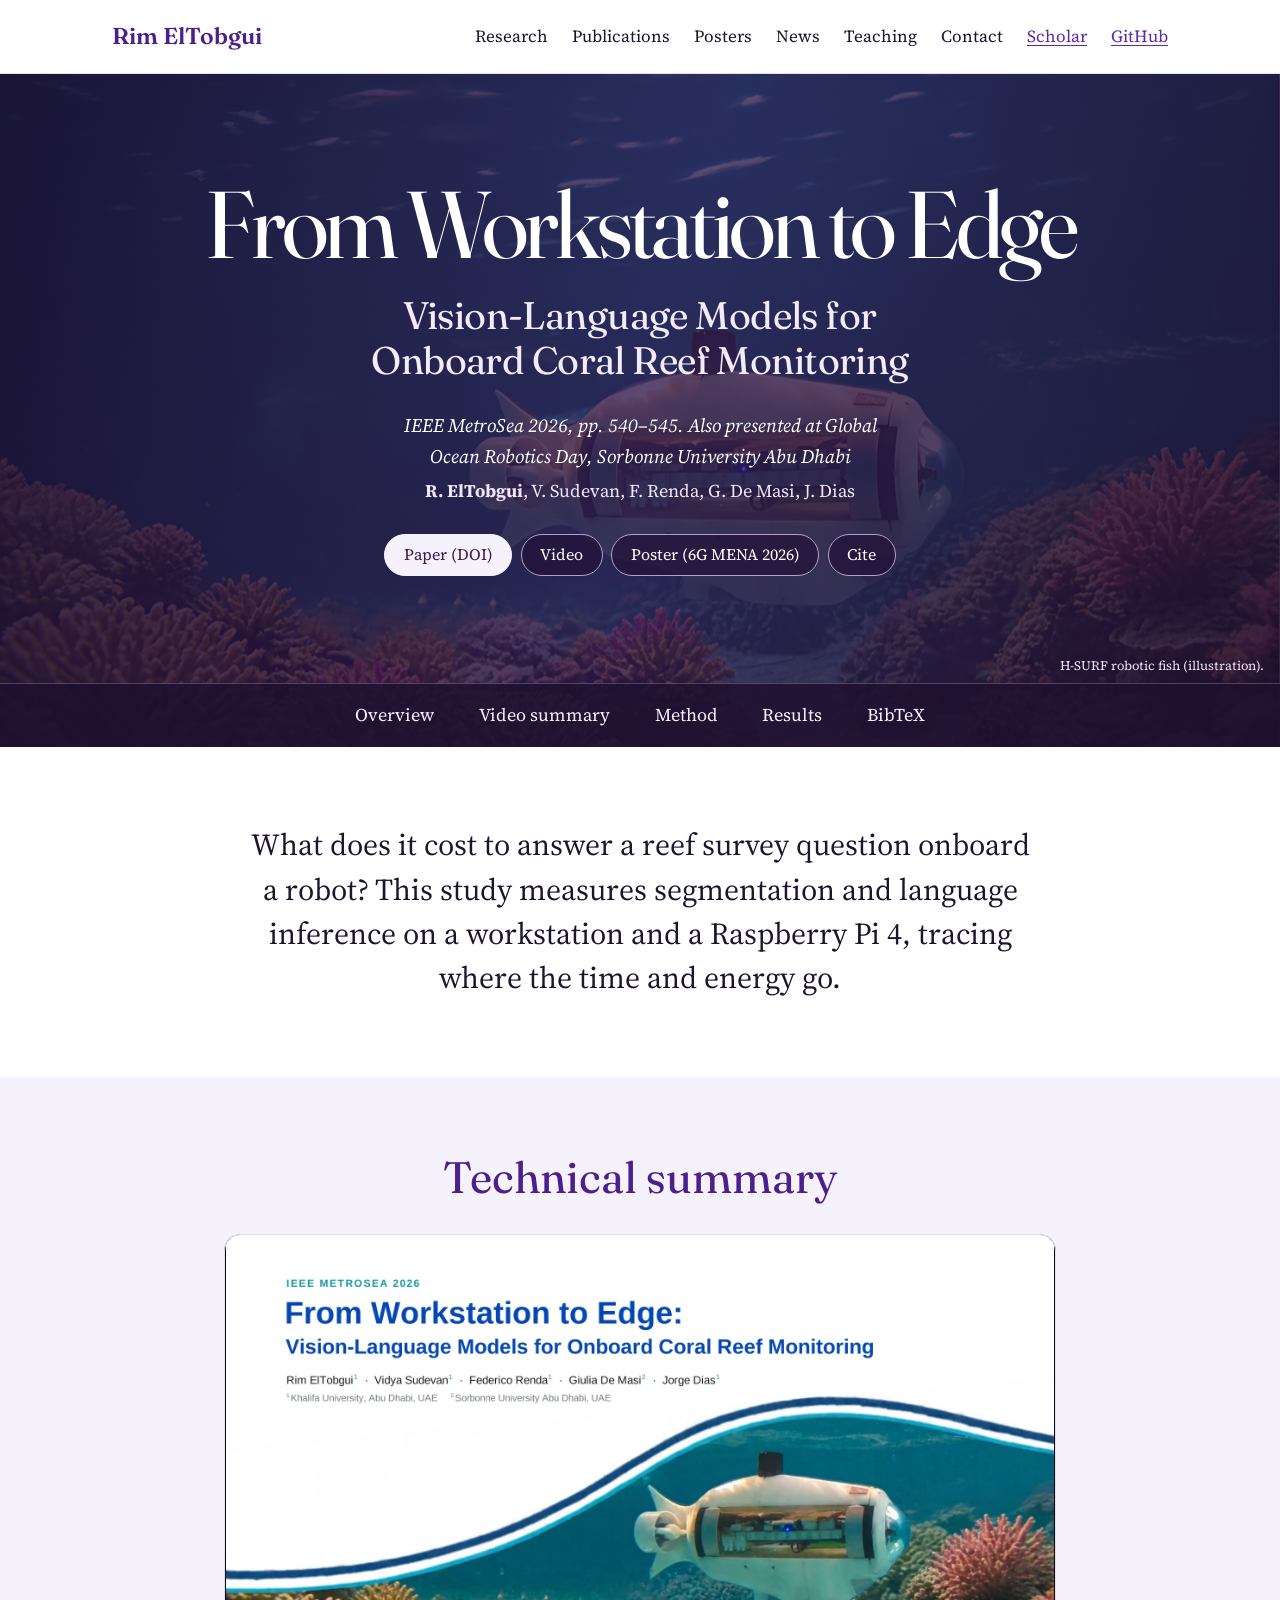
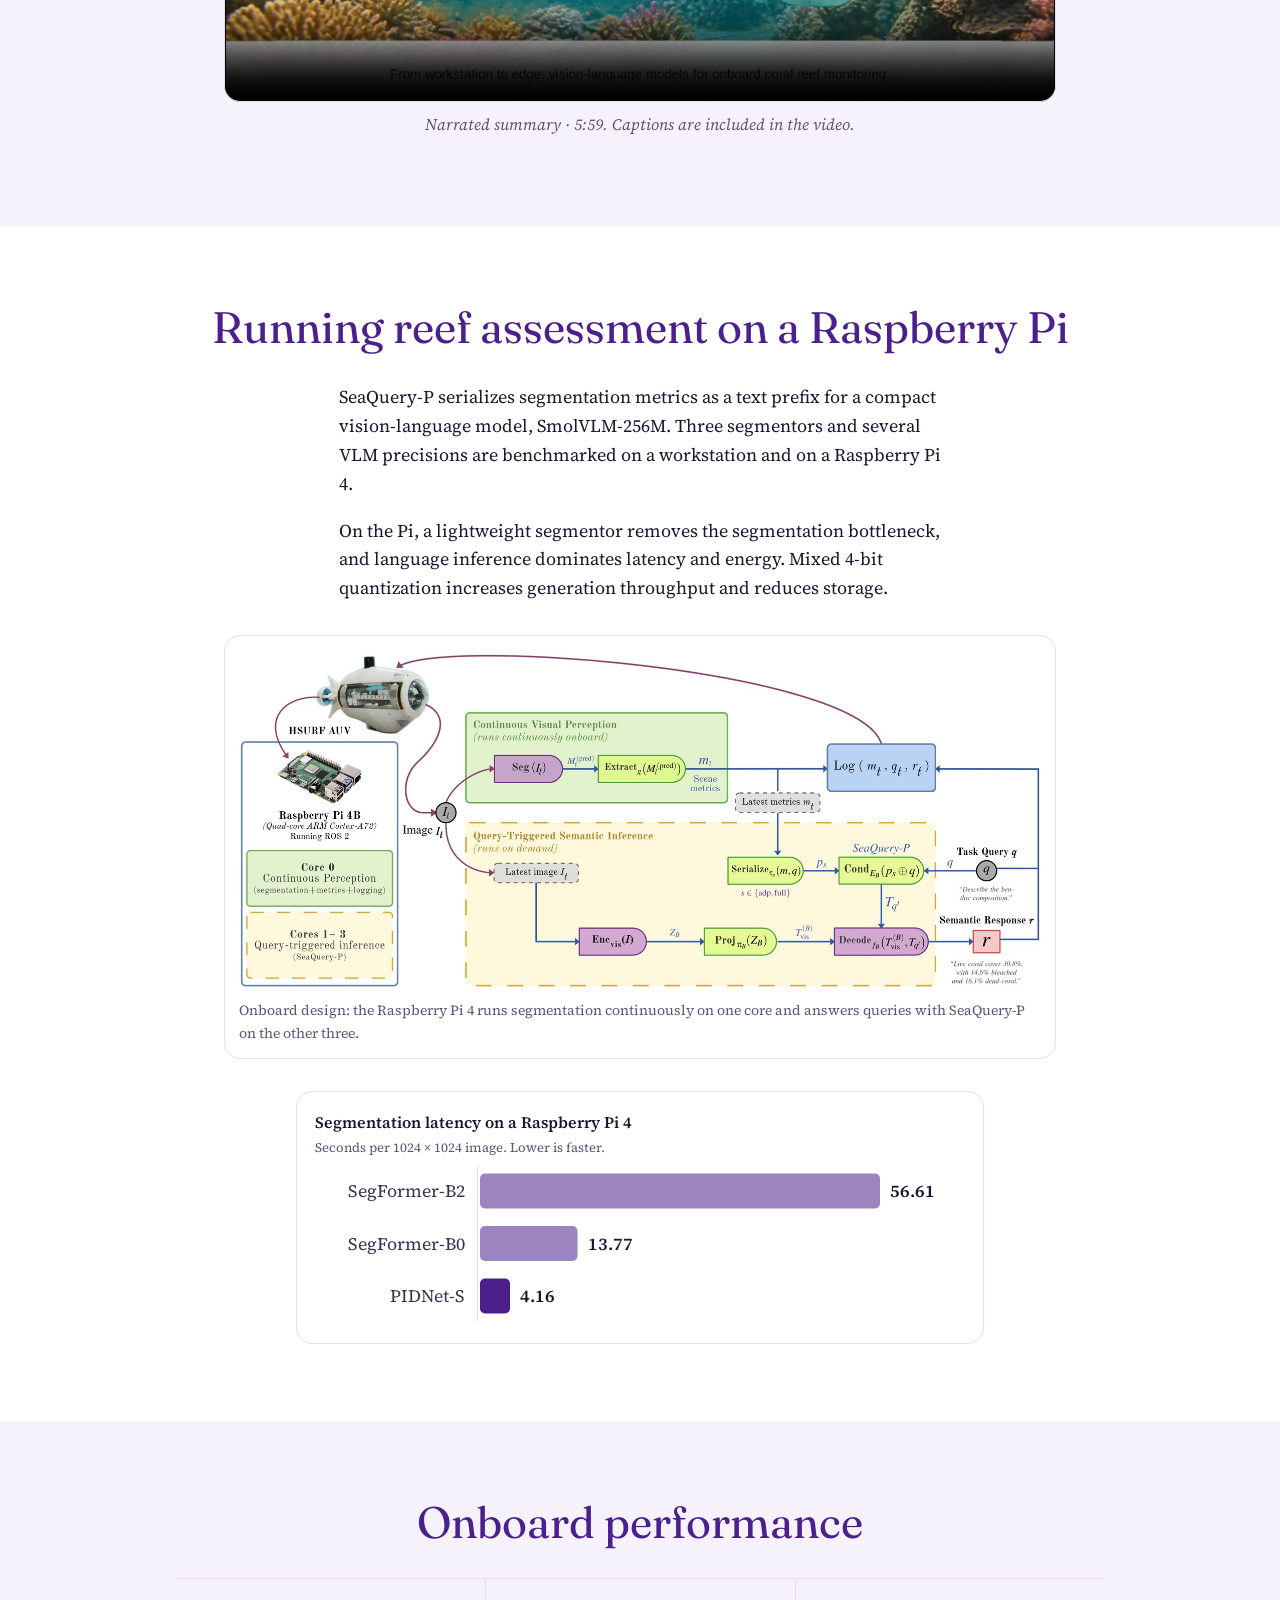
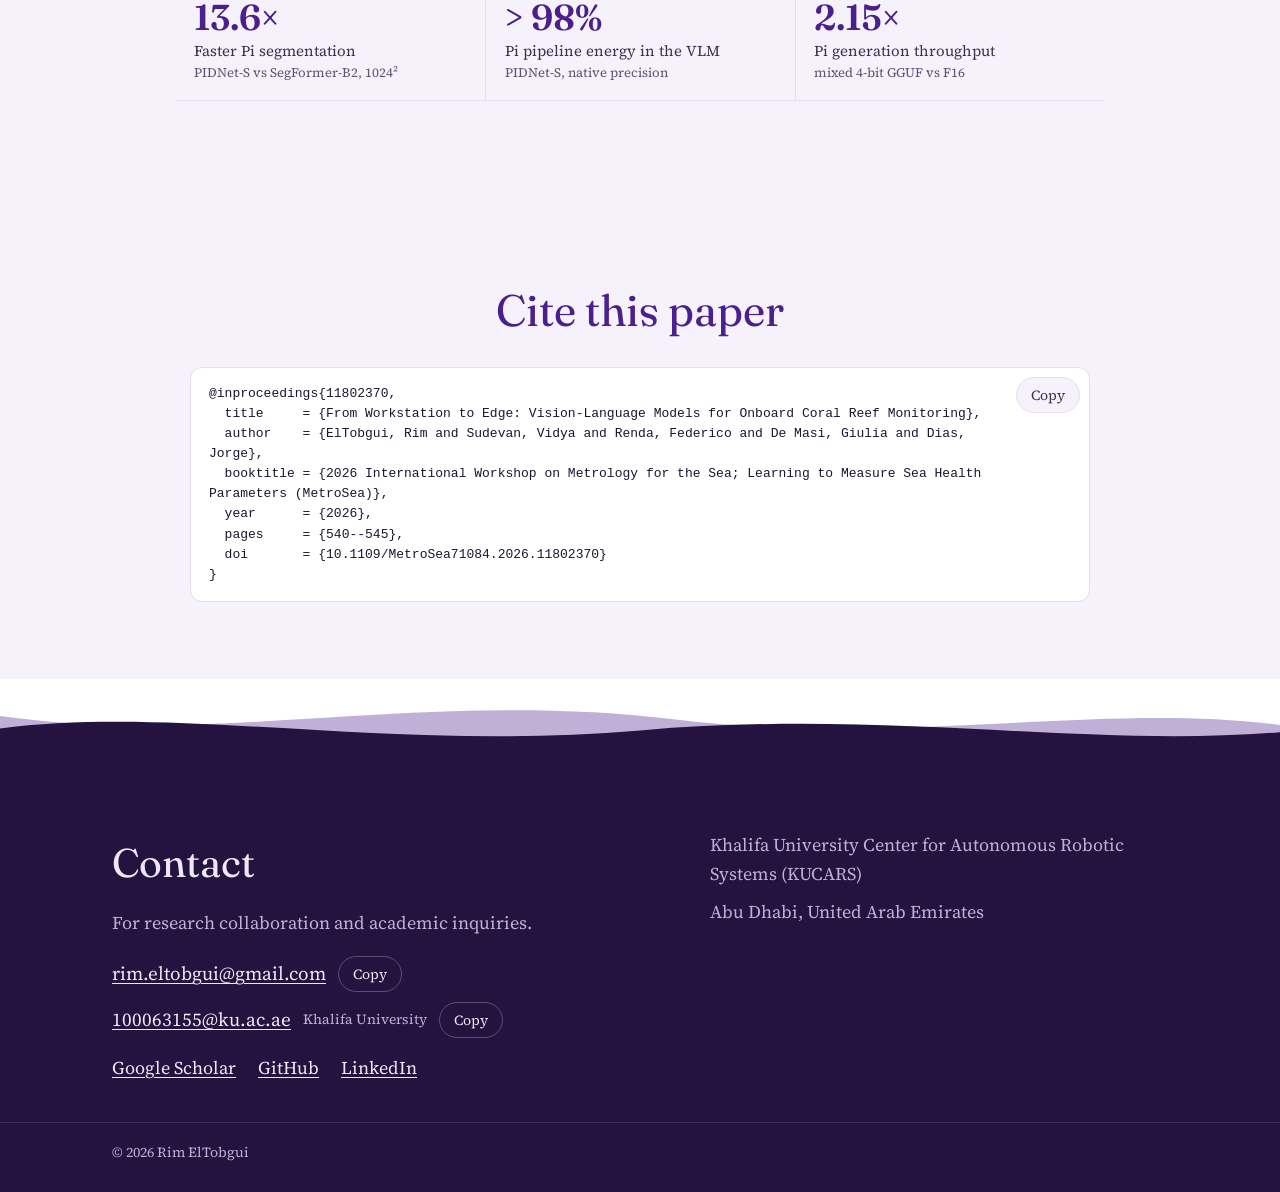
<file: paper-edge-2026.html>
<!DOCTYPE html>
<html lang="en">
<head>
<meta charset="utf-8">
<meta name="viewport" content="width=device-width, initial-scale=1">
<title>From Workstation to Edge: Vision-Language Models for Onboard Coral Reef Monitoring · Rim ElTobgui</title>
<meta name="description" content="Benchmarks segmentation and metric-conditioned vision-language inference on a workstation and a Raspberry Pi 4, and identifies language inference as the dominant onboard cost.">
<link rel="preconnect" href="https://fonts.googleapis.com">
<link rel="preconnect" href="https://fonts.gstatic.com" crossorigin>
<link href="https://fonts.googleapis.com/css2?family=Fraunces:ital,opsz,wght@0,9..144,400;0,9..144,600;1,9..144,400&family=Source+Serif+4:ital,opsz,wght@0,8..60,400;0,8..60,600;1,8..60,400&display=swap" rel="stylesheet">
<link rel="stylesheet" href="css/site.css">
<link rel="stylesheet" href="css/project.css">
</head>
<body class="project-page">

<nav class="site-nav" aria-label="Main">
  <div class="wrap">
    <a class="brand" href="index.html">Rim ElTobgui</a>
    <div class="nav-links">
      <a href="index.html#research">Research</a>
      <a href="index.html#publications">Publications</a>
      <a href="index.html#posters">Posters</a>
      <a href="index.html#news">News</a>
      <a href="index.html#teaching">Teaching</a>
      <a href="index.html#contact">Contact</a>
      <a class="scholar" href="https://scholar.google.com/citations?user=j8RVJ1IAAAAJ&amp;hl=en">Scholar</a>
      <a class="scholar" href="https://github.com/rimeltobgui">GitHub</a>
    </div>
  </div>
</nav>

<header class="project-cover" style="--cover-image: url('/img/hsurf-render-1.jpg')">
  <div class="cover-inner">
    <h1><span class="project-name">From Workstation to Edge</span> <span class="project-title">Vision-Language Models for Onboard Coral Reef Monitoring</span></h1>
    <p class="project-venue">IEEE MetroSea 2026, pp. 540–545. Also presented at Global Ocean Robotics Day, Sorbonne University Abu Dhabi</p>
    <p class="project-authors"><strong>R. ElTobgui</strong>, V. Sudevan, F. Renda, G. De Masi, J. Dias</p>
    <div class="project-resources"><a class="btn btn-primary" href="https://doi.org/10.1109/MetroSea71084.2026.11802370">Paper (DOI)</a><a class="btn btn-ghost" href="#video">Video</a><a class="btn btn-ghost" href="posters/6gmena2026.pdf">Poster (6G MENA 2026)</a><a class="btn btn-ghost" href="#cite">Cite</a></div>
  </div>
  <p class="cover-credit">H-SURF robotic fish (illustration).</p>
  <nav class="project-contents" aria-label="Paper sections">
    <a href="#overview">Overview</a>
    <a href="#video">Video summary</a>
    <a href="#method">Method</a>
    <a href="#results">Results</a>
    <a href="#cite">BibTeX</a>
  </nav>
</header>

<main class="project-story">
<section class="project-intro" id="overview" aria-label="Overview">
  <p>What does it cost to answer a reef survey question onboard a robot? This study measures segmentation and language inference on a workstation and a Raspberry Pi 4, tracing where the time and energy go.</p>
</section>

<section class="section" id="video"><div class="wrap">
<h2 class="section-title">Technical summary</h2>
<div class="paper-video"><video controls preload="none" poster="img/metrosea2026-title-slide.webp"><source src="video/metrosea2026.mp4" type="video/mp4"></video><p class="venue">Narrated summary · 5:59. Captions are included in the video.</p></div>
</div></section>

<section class="section project-method" id="method"><div class="wrap">
  <h2 class="section-title">Running reef assessment on a Raspberry Pi</h2>
  <div class="project-prose"><p class="over">SeaQuery-P serializes segmentation metrics as a text prefix for a compact vision-language model, SmolVLM-256M. Three segmentors and several VLM precisions are benchmarked on a workstation and on a Raspberry Pi 4.</p>
<p class="over">On the Pi, a lightweight segmentor removes the segmentation bottleneck, and language inference dominates latency and energy. Mixed 4-bit quantization increases generation throughput and reduces storage.</p></div>
  <div class="project-figures"><figure class="fig">
          <img src="img/edge-onboard.jpg" alt="Onboard pipeline: the H-SURF robot and a Raspberry Pi 4. Core 0 runs segmentation and metric extraction continuously; cores 1 to 3 run SeaQuery-P when a query arrives" loading="lazy" width="1600" height="678">
          <figcaption>Onboard design: the Raspberry Pi 4 runs segmentation continuously on one core and answers queries with SeaQuery-P on the other three.</figcaption>
        </figure>
        <figure class="chart">
          <h4>Segmentation latency on a Raspberry Pi 4</h4>
          <p>Seconds per 1024 × 1024 image. Lower is faster.</p>
          <svg viewBox="0 0 520 132" role="img" aria-label="SegFormer-B2 56.61 seconds, SegFormer-B0 13.77 seconds, PIDNet-S 4.16 seconds">
            <line class="axis" x1="130" y1="0" x2="130" y2="124"/>
            <g class="row"><title>SegFormer-B2: 56.61 s</title><text x="120" y="25" text-anchor="end">SegFormer-B2</text><rect class="bar" x="132" y="6" width="320" height="28" rx="4"/><text class="val" x="460" y="25">56.61</text></g>
            <g class="row"><title>SegFormer-B0: 13.77 s</title><text x="120" y="67" text-anchor="end">SegFormer-B0</text><rect class="bar" x="132" y="48" width="78" height="28" rx="4"/><text class="val" x="218" y="67">13.77</text></g>
            <g class="row"><title>PIDNet-S: 4.16 s</title><text x="120" y="109" text-anchor="end">PIDNet-S</text><rect class="bar key" x="132" y="90" width="24" height="28" rx="4"/><text class="val" x="164" y="109">4.16</text></g>
          </svg>
        </figure></div>
</div></section>

<section class="section samples-section" id="results"><div class="wrap"><h2 class="section-title">Onboard performance</h2>
<div class="stats">
          <div class="stat"><b>13.6×</b><span>Faster Pi segmentation</span><small>PIDNet-S vs SegFormer-B2, 1024²</small></div>
          <div class="stat"><b>&gt; 98%</b><span>Pi pipeline energy in the VLM</span><small>PIDNet-S, native precision</small></div>
          <div class="stat"><b>2.15×</b><span>Pi generation throughput</span><small>mixed 4-bit GGUF vs F16</small></div>
        </div>
</div></section>

<section class="section" id="cite"><div class="wrap"><h2 class="section-title">Cite this paper</h2>
<div class="bibbox"><pre>@inproceedings{11802370,
  title     = {From Workstation to Edge: Vision-Language Models for Onboard Coral Reef Monitoring},
  author    = {ElTobgui, Rim and Sudevan, Vidya and Renda, Federico and De Masi, Giulia and Dias, Jorge},
  booktitle = {2026 International Workshop on Metrology for the Sea; Learning to Measure Sea Health Parameters (MetroSea)},
  year      = {2026},
  pages     = {540--545},
  doi       = {10.1109/MetroSea71084.2026.11802370}
}</pre><button type="button" class="copy">Copy</button></div></div></section>
</main>

<footer id="contact">
  <svg class="foot-wave" viewBox="0 0 1440 80" preserveAspectRatio="none" aria-hidden="true"><path class="w2" d="M0,30 C240,64 480,0 760,34 C1020,64 1240,14 1440,40 L1440,80 L0,80 Z"/><path class="w1" d="M0,44 C200,18 440,70 720,46 C1000,22 1220,66 1440,48 L1440,80 L0,80 Z"/></svg>
  <div class="wrap">
    <div style="flex: 1 1 420px; min-width: 0">
      <h2>Contact</h2>
      <p>For research collaboration and academic inquiries.</p>
      <ul class="emails">
        <li><a href="mailto:rim.eltobgui@gmail.com">rim.eltobgui@gmail.com</a><button type="button" class="copy-mail" data-mail="rim.eltobgui@gmail.com">Copy</button></li>
        <li><a href="mailto:100063155@ku.ac.ae">100063155@ku.ac.ae</a><span class="mail-note">Khalifa University</span><button type="button" class="copy-mail" data-mail="100063155@ku.ac.ae">Copy</button></li>
      </ul>
      <div class="foot-links">
        <a href="https://scholar.google.com/citations?user=j8RVJ1IAAAAJ&amp;hl=en">Google Scholar</a>
        <a href="https://github.com/rimeltobgui">GitHub</a>
        <a href="https://www.linkedin.com/in/rimeltobgui">LinkedIn</a>
      </div>
    </div>
    <div style="flex: 1 1 320px; min-width: 0">
      <p>Khalifa University Center for Autonomous Robotic Systems (KUCARS)</p>
      <p>Abu Dhabi, United Arab Emirates</p>
    </div>
  </div>
  <div class="copyright"><div class="wrap">© 2026 Rim ElTobgui</div></div>
</footer>

<script>
(function () {
  var chips = document.querySelectorAll('.chip');
  var pubs = document.querySelectorAll('.pub');
  var count = document.getElementById('pub-count');
  function apply(filter) {
    var n = 0;
    pubs.forEach(function (p) {
      var show = filter === 'all' || p.getAttribute('data-type') === filter;
      p.hidden = !show;
      if (show) n++;
    });
    count.textContent = n + (n === 1 ? ' paper' : ' papers');
    chips.forEach(function (c) { c.setAttribute('aria-pressed', c.getAttribute('data-filter') === filter ? 'true' : 'false'); });
  }
  chips.forEach(function (c) { c.addEventListener('click', function () { apply(c.getAttribute('data-filter')); }); });

  document.querySelectorAll('.copy').forEach(function (btn) {
    btn.addEventListener('click', function () {
      var text = btn.parentElement.querySelector('pre').textContent;
      var done = function (msg) { btn.textContent = msg; setTimeout(function () { btn.textContent = 'Copy'; }, 1600); };
      try {
        navigator.clipboard.writeText(text).then(function () { done('Copied'); }, function () { done('Select and copy'); });
      } catch (e) { done('Select and copy'); }
    });
  });

  document.querySelectorAll('.copy-mail').forEach(function (btn) {
    btn.addEventListener('click', function () {
      var done = function (msg) { btn.textContent = msg; setTimeout(function () { btn.textContent = 'Copy'; }, 1600); };
      try {
        navigator.clipboard.writeText(btn.getAttribute('data-mail')).then(function () { done('Copied'); }, function () { done('Select and copy'); });
      } catch (e) { done('Select and copy'); }
    });
  });

  // Opening a video link plays nothing by itself; reset the filter so linked papers are visible.
  document.querySelectorAll('a[href^="#pub-"]').forEach(function (a) {
    a.addEventListener('click', function () { apply('all'); });
  });
})();
</script>
</body>
</html>
</file>
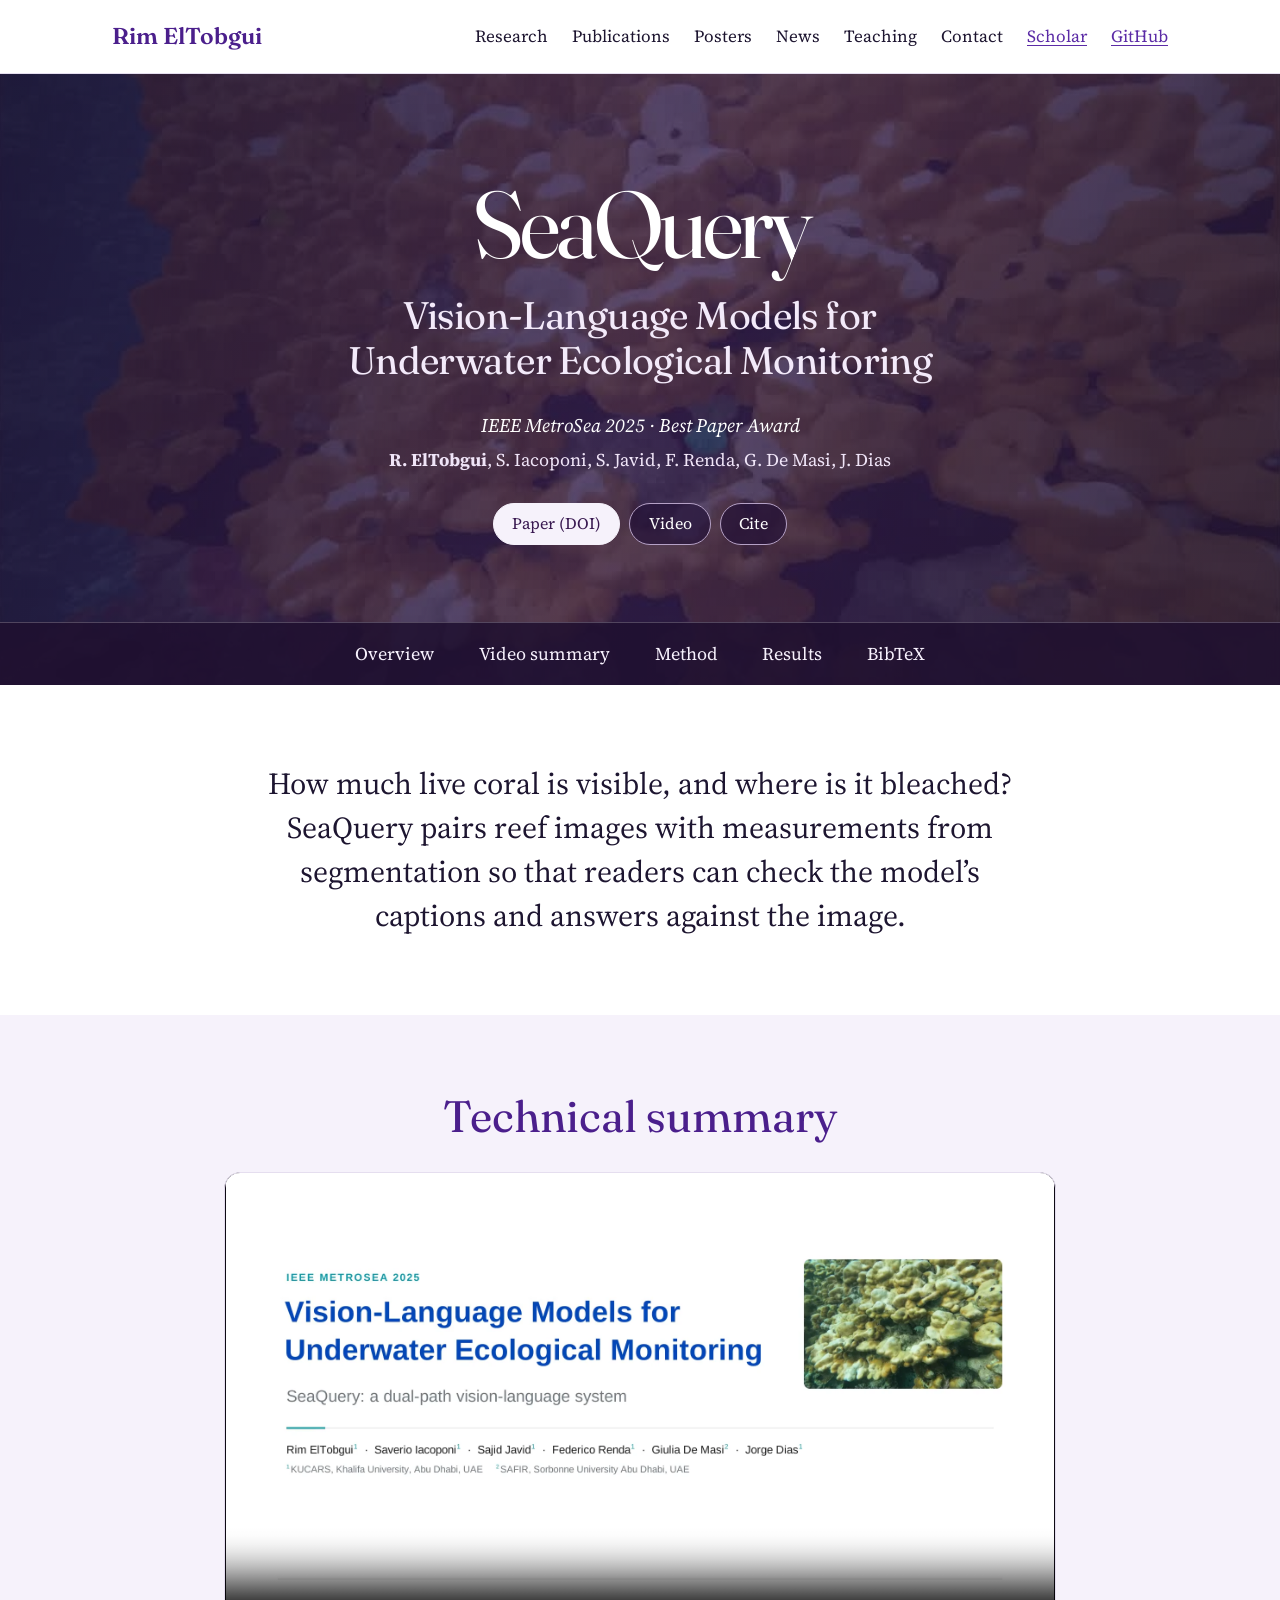
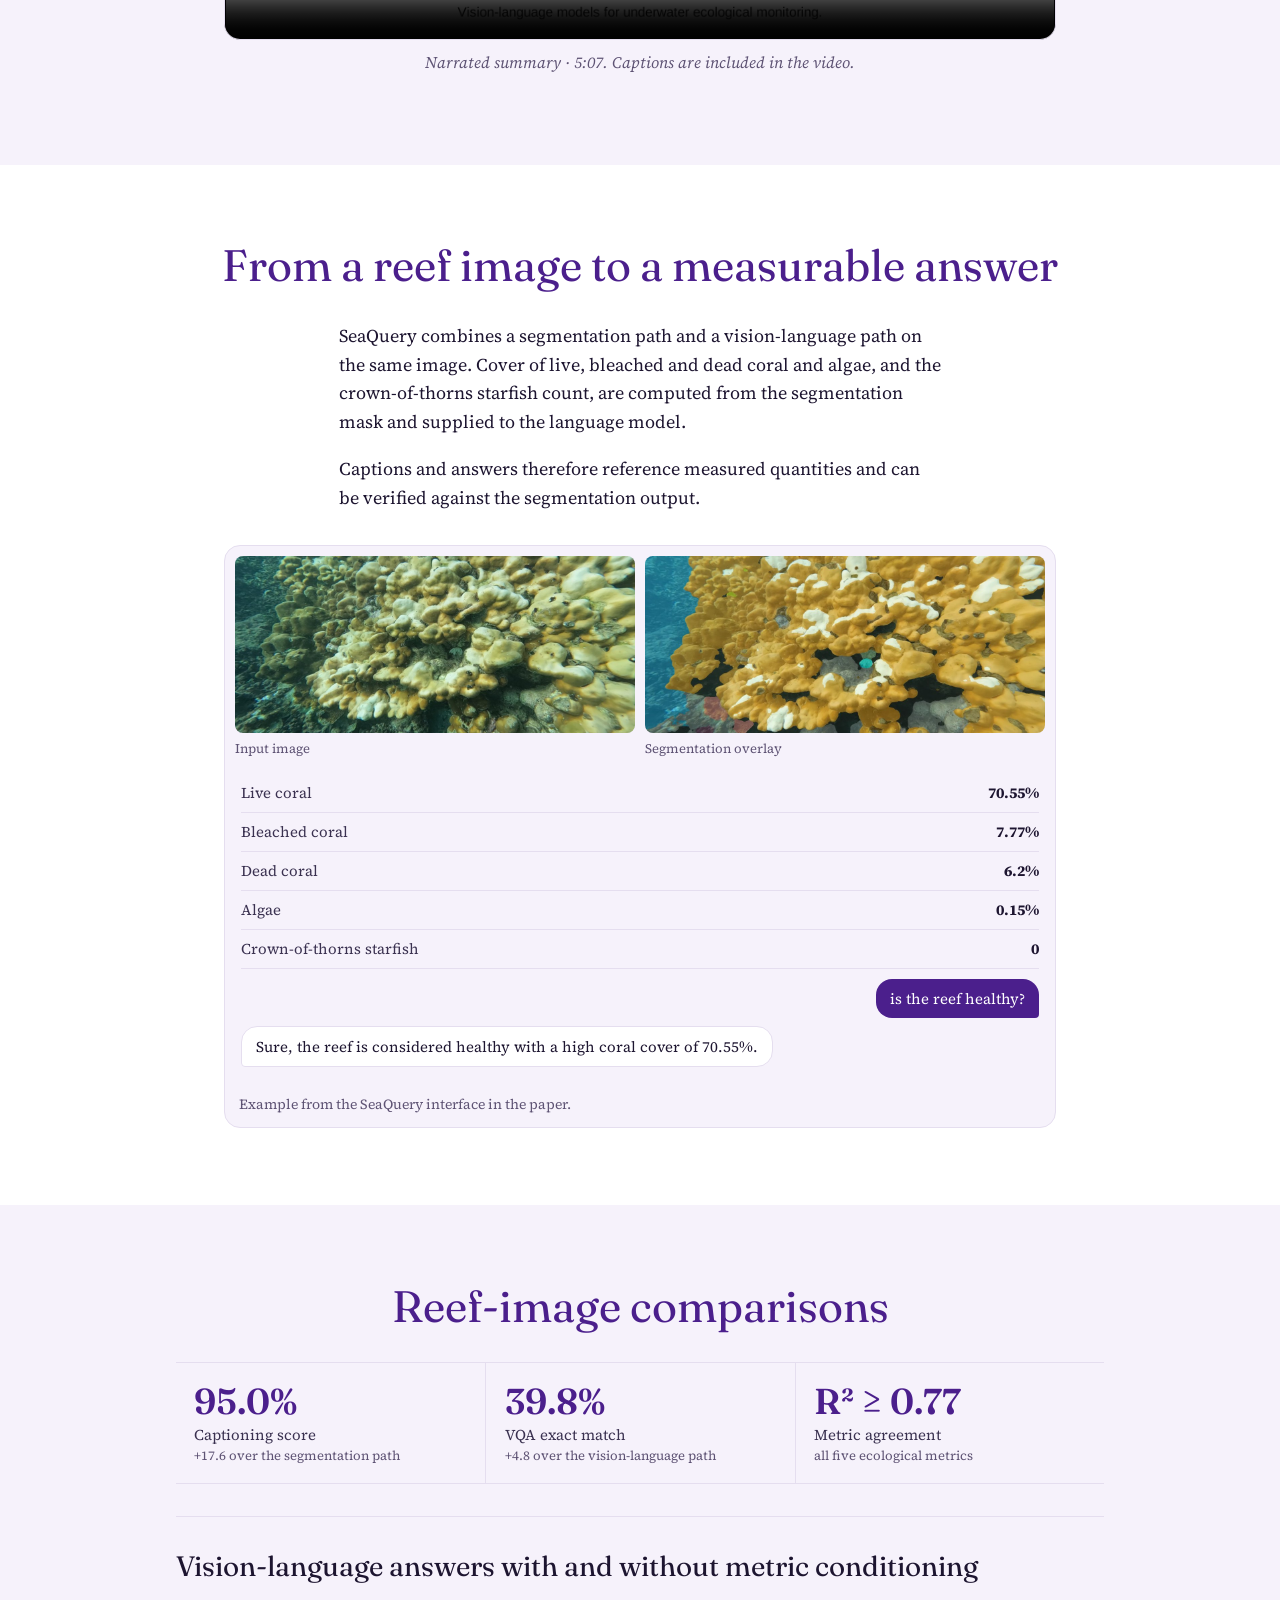
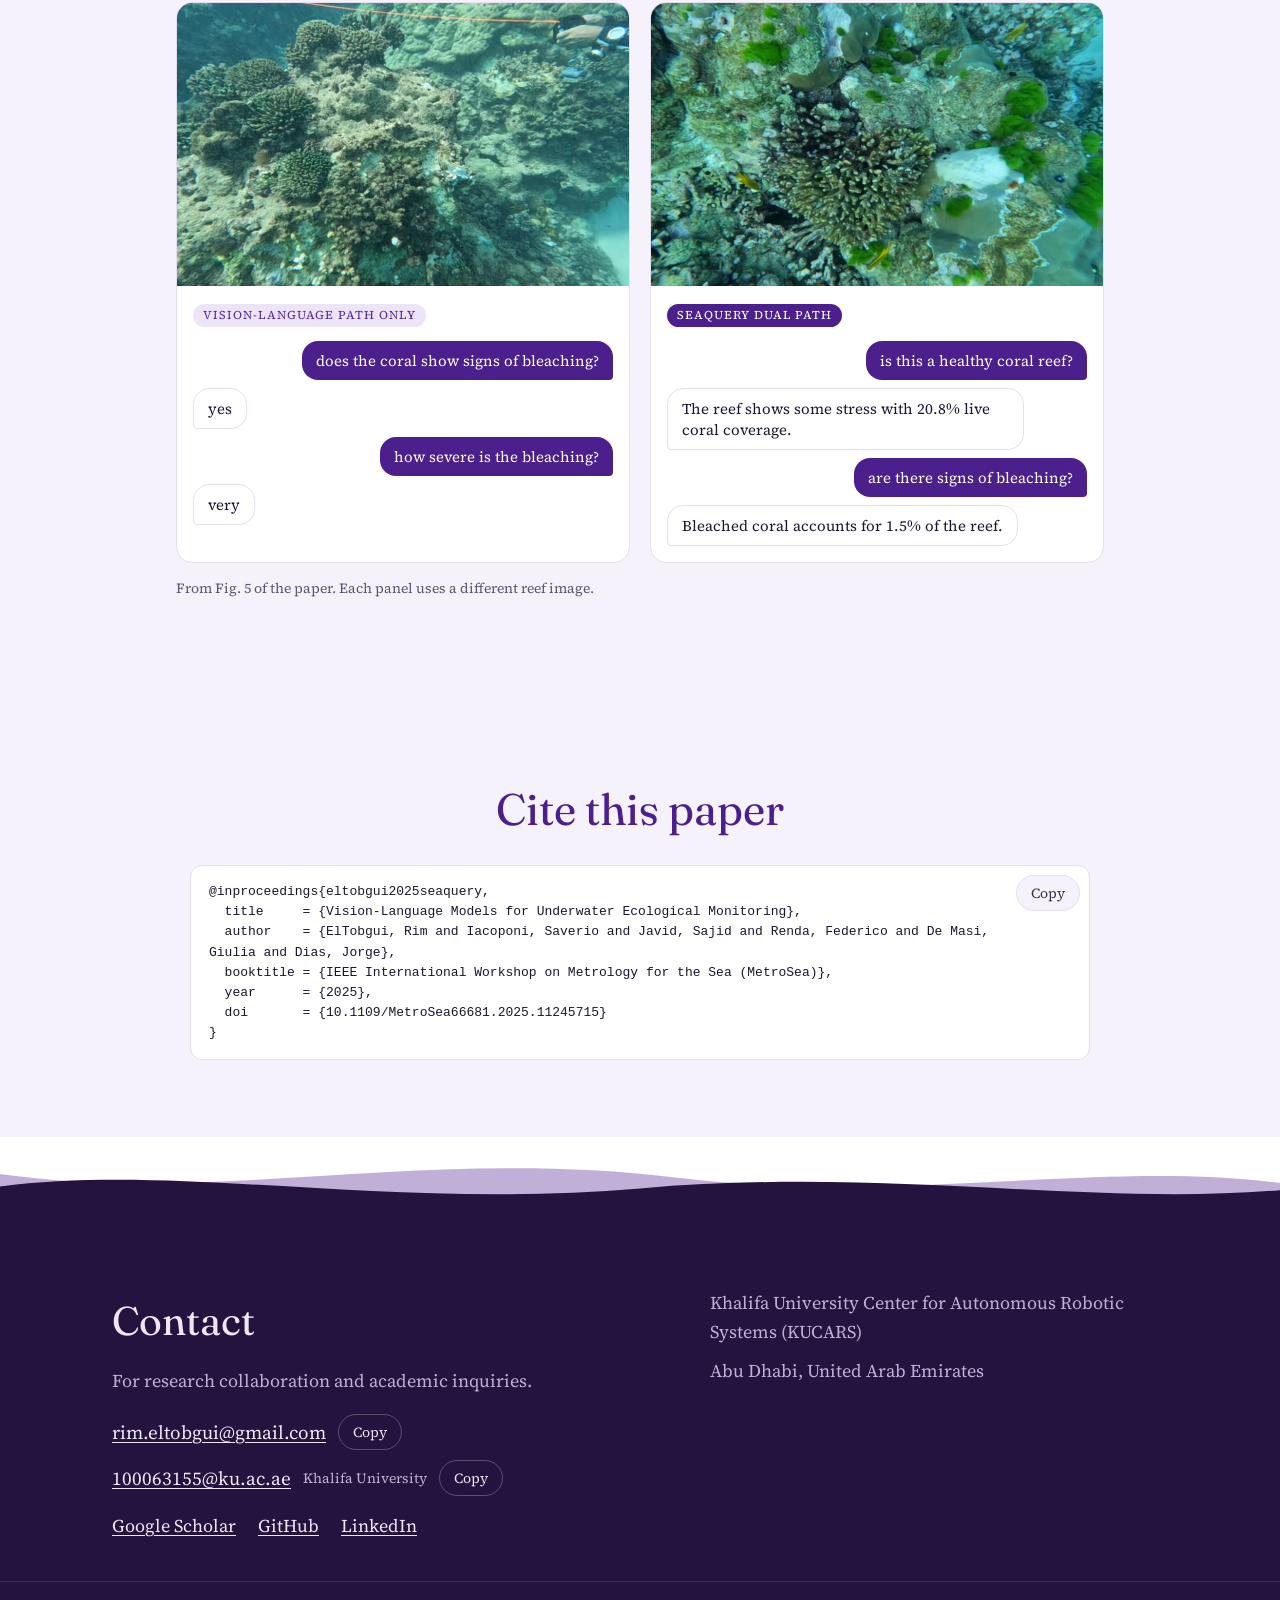
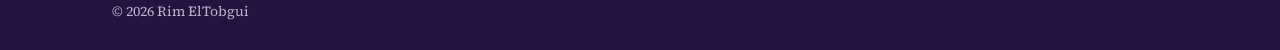
<file: paper-seaquery-2025.html>
<!DOCTYPE html>
<html lang="en">
<head>
<meta charset="utf-8">
<meta name="viewport" content="width=device-width, initial-scale=1">
<title>Vision-Language Models for Underwater Ecological Monitoring · Rim ElTobgui</title>
<meta name="description" content="Introduces SeaQuery, a dual-path framework in which segmentation-derived ecological metrics condition vision-language captioning and question answering.">
<link rel="preconnect" href="https://fonts.googleapis.com">
<link rel="preconnect" href="https://fonts.gstatic.com" crossorigin>
<link href="https://fonts.googleapis.com/css2?family=Fraunces:ital,opsz,wght@0,9..144,400;0,9..144,600;1,9..144,400&family=Source+Serif+4:ital,opsz,wght@0,8..60,400;0,8..60,600;1,8..60,400&display=swap" rel="stylesheet">
<link rel="stylesheet" href="css/site.css">
<link rel="stylesheet" href="css/project.css">
</head>
<body class="project-page">

<nav class="site-nav" aria-label="Main">
  <div class="wrap">
    <a class="brand" href="index.html">Rim ElTobgui</a>
    <div class="nav-links">
      <a href="index.html#research">Research</a>
      <a href="index.html#publications">Publications</a>
      <a href="index.html#posters">Posters</a>
      <a href="index.html#news">News</a>
      <a href="index.html#teaching">Teaching</a>
      <a href="index.html#contact">Contact</a>
      <a class="scholar" href="https://scholar.google.com/citations?user=j8RVJ1IAAAAJ&amp;hl=en">Scholar</a>
      <a class="scholar" href="https://github.com/rimeltobgui">GitHub</a>
    </div>
  </div>
</nav>

<header class="project-cover" style="--cover-image: url('/img/sq25-overlay.jpg')">
  <div class="cover-inner">
    <h1><span class="project-name">SeaQuery</span> <span class="project-title">Vision-Language Models for Underwater Ecological Monitoring</span></h1>
    <p class="project-venue">IEEE MetroSea 2025 · Best Paper Award</p>
    <p class="project-authors"><strong>R. ElTobgui</strong>, S. Iacoponi, S. Javid, F. Renda, G. De Masi, J. Dias</p>
    <div class="project-resources"><a class="btn btn-primary" href="https://doi.org/10.1109/MetroSea66681.2025.11245715">Paper (DOI)</a><a class="btn btn-ghost" href="#video">Video</a><a class="btn btn-ghost" href="#cite">Cite</a></div>
  </div>
  <nav class="project-contents" aria-label="Paper sections">
    <a href="#overview">Overview</a>
    <a href="#video">Video summary</a>
    <a href="#method">Method</a>
    <a href="#results">Results</a>
    <a href="#cite">BibTeX</a>
  </nav>
</header>

<main class="project-story">
<section class="project-intro" id="overview" aria-label="Overview">
  <p>How much live coral is visible, and where is it bleached? SeaQuery pairs reef images with measurements from segmentation so that readers can check the model’s captions and answers against the image.</p>
</section>

<section class="section" id="video"><div class="wrap">
<h2 class="section-title">Technical summary</h2>
<div class="paper-video"><video controls preload="none" poster="img/metrosea2025-title-slide.webp"><source src="video/metrosea2025.mp4" type="video/mp4"></video><p class="venue">Narrated summary · 5:07. Captions are included in the video.</p></div>
</div></section>

<section class="section project-method" id="method"><div class="wrap">
  <h2 class="section-title">From a reef image to a measurable answer</h2>
  <div class="project-prose"><p class="over">SeaQuery combines a segmentation path and a vision-language path on the same image. Cover of live, bleached and dead coral and algae, and the crown-of-thorns starfish count, are computed from the segmentation mask and supplied to the language model.</p>
<p class="over">Captions and answers therefore reference measured quantities and can be verified against the segmentation output.</p></div>
  <div class="project-figures"><figure class="fig photo">
          <div class="pair">
            <figure><img src="img/sq-reef.jpg" alt="Underwater photo of a coral colony with pale and bleached patches" loading="lazy" width="1194" height="530"><span>Input image</span></figure>
            <figure><img src="img/sq-overlay.jpg" alt="The same coral colony with a segmentation overlay: live coral in orange, bleached coral in white" loading="lazy" width="1194" height="530"><span>Segmentation overlay</span></figure>
          </div>
          <ul class="metrics" aria-label="Metrics computed for this image">
            <li>Live coral <b>70.55%</b></li>
            <li>Bleached coral <b>7.77%</b></li>
            <li>Dead coral <b>6.2%</b></li>
            <li>Algae <b>0.15%</b></li>
            <li>Crown-of-thorns starfish <b>0</b></li>
          </ul>
          <div class="chat" aria-label="Example question and answer">
            <div class="bubble q">is the reef healthy?</div>
            <div class="bubble a">Sure, the reef is considered healthy with a high coral cover of 70.55%.</div>
          </div>
          <figcaption>Example from the SeaQuery interface in the paper.</figcaption>
        </figure></div>
</div></section>

<section class="section samples-section" id="results"><div class="wrap"><h2 class="section-title">Reef-image comparisons</h2>
<div class="stats">
          <div class="stat"><b>95.0%</b><span>Captioning score</span><small>+17.6 over the segmentation path</small></div>
          <div class="stat"><b>39.8%</b><span>VQA exact match</span><small>+4.8 over the vision-language path</small></div>
          <div class="stat"><b>R² ≥ 0.77</b><span>Metric agreement</span><small>all five ecological metrics</small></div>
        </div>
    <div class="sample-group">
      <h3>Vision-language answers with and without metric conditioning</h3>
      <div class="sample-grid two">
        <figure class="sample chat-card">
          <img src="img/q-vl.jpg" alt="Reef image used for the vision-language-only example" loading="lazy" width="900" height="449">
          <div class="chat-head"><span class="lbl">Vision-language path only</span></div>
          <div class="chat">
            <div class="bubble q">does the coral show signs of bleaching?</div>
            <div class="bubble a">yes</div>
            <div class="bubble q">how severe is the bleaching?</div>
            <div class="bubble a">very</div>
          </div>
        </figure>
        <figure class="sample chat-card">
          <img src="img/q-sq.jpg" alt="Reef image used for the SeaQuery dual-path example" loading="lazy" width="900" height="448">
          <div class="chat-head"><span class="lbl ok">SeaQuery dual path</span></div>
          <div class="chat">
            <div class="bubble q">is this a healthy coral reef?</div>
            <div class="bubble a">The reef shows some stress with 20.8% live coral coverage.</div>
            <div class="bubble q">are there signs of bleaching?</div>
            <div class="bubble a">Bleached coral accounts for 1.5% of the reef.</div>
          </div>
        </figure>
      </div>
      <p class="sample-note">From Fig. 5 of the paper. Each panel uses a different reef image.</p>
    </div>
</div></section>

<section class="section" id="cite"><div class="wrap"><h2 class="section-title">Cite this paper</h2>
<div class="bibbox"><pre>@inproceedings{eltobgui2025seaquery,
  title     = {Vision-Language Models for Underwater Ecological Monitoring},
  author    = {ElTobgui, Rim and Iacoponi, Saverio and Javid, Sajid and Renda, Federico and De Masi, Giulia and Dias, Jorge},
  booktitle = {IEEE International Workshop on Metrology for the Sea (MetroSea)},
  year      = {2025},
  doi       = {10.1109/MetroSea66681.2025.11245715}
}</pre><button type="button" class="copy">Copy</button></div></div></section>
</main>

<footer id="contact">
  <svg class="foot-wave" viewBox="0 0 1440 80" preserveAspectRatio="none" aria-hidden="true"><path class="w2" d="M0,30 C240,64 480,0 760,34 C1020,64 1240,14 1440,40 L1440,80 L0,80 Z"/><path class="w1" d="M0,44 C200,18 440,70 720,46 C1000,22 1220,66 1440,48 L1440,80 L0,80 Z"/></svg>
  <div class="wrap">
    <div style="flex: 1 1 420px; min-width: 0">
      <h2>Contact</h2>
      <p>For research collaboration and academic inquiries.</p>
      <ul class="emails">
        <li><a href="mailto:rim.eltobgui@gmail.com">rim.eltobgui@gmail.com</a><button type="button" class="copy-mail" data-mail="rim.eltobgui@gmail.com">Copy</button></li>
        <li><a href="mailto:100063155@ku.ac.ae">100063155@ku.ac.ae</a><span class="mail-note">Khalifa University</span><button type="button" class="copy-mail" data-mail="100063155@ku.ac.ae">Copy</button></li>
      </ul>
      <div class="foot-links">
        <a href="https://scholar.google.com/citations?user=j8RVJ1IAAAAJ&amp;hl=en">Google Scholar</a>
        <a href="https://github.com/rimeltobgui">GitHub</a>
        <a href="https://www.linkedin.com/in/rimeltobgui">LinkedIn</a>
      </div>
    </div>
    <div style="flex: 1 1 320px; min-width: 0">
      <p>Khalifa University Center for Autonomous Robotic Systems (KUCARS)</p>
      <p>Abu Dhabi, United Arab Emirates</p>
    </div>
  </div>
  <div class="copyright"><div class="wrap">© 2026 Rim ElTobgui</div></div>
</footer>

<script>
(function () {
  var chips = document.querySelectorAll('.chip');
  var pubs = document.querySelectorAll('.pub');
  var count = document.getElementById('pub-count');
  function apply(filter) {
    var n = 0;
    pubs.forEach(function (p) {
      var show = filter === 'all' || p.getAttribute('data-type') === filter;
      p.hidden = !show;
      if (show) n++;
    });
    count.textContent = n + (n === 1 ? ' paper' : ' papers');
    chips.forEach(function (c) { c.setAttribute('aria-pressed', c.getAttribute('data-filter') === filter ? 'true' : 'false'); });
  }
  chips.forEach(function (c) { c.addEventListener('click', function () { apply(c.getAttribute('data-filter')); }); });

  document.querySelectorAll('.copy').forEach(function (btn) {
    btn.addEventListener('click', function () {
      var text = btn.parentElement.querySelector('pre').textContent;
      var done = function (msg) { btn.textContent = msg; setTimeout(function () { btn.textContent = 'Copy'; }, 1600); };
      try {
        navigator.clipboard.writeText(text).then(function () { done('Copied'); }, function () { done('Select and copy'); });
      } catch (e) { done('Select and copy'); }
    });
  });

  document.querySelectorAll('.copy-mail').forEach(function (btn) {
    btn.addEventListener('click', function () {
      var done = function (msg) { btn.textContent = msg; setTimeout(function () { btn.textContent = 'Copy'; }, 1600); };
      try {
        navigator.clipboard.writeText(btn.getAttribute('data-mail')).then(function () { done('Copied'); }, function () { done('Select and copy'); });
      } catch (e) { done('Select and copy'); }
    });
  });

  // Opening a video link plays nothing by itself; reset the filter so linked papers are visible.
  document.querySelectorAll('a[href^="#pub-"]').forEach(function (a) {
    a.addEventListener('click', function () { apply('all'); });
  });
})();
</script>
</body>
</html>
</file>
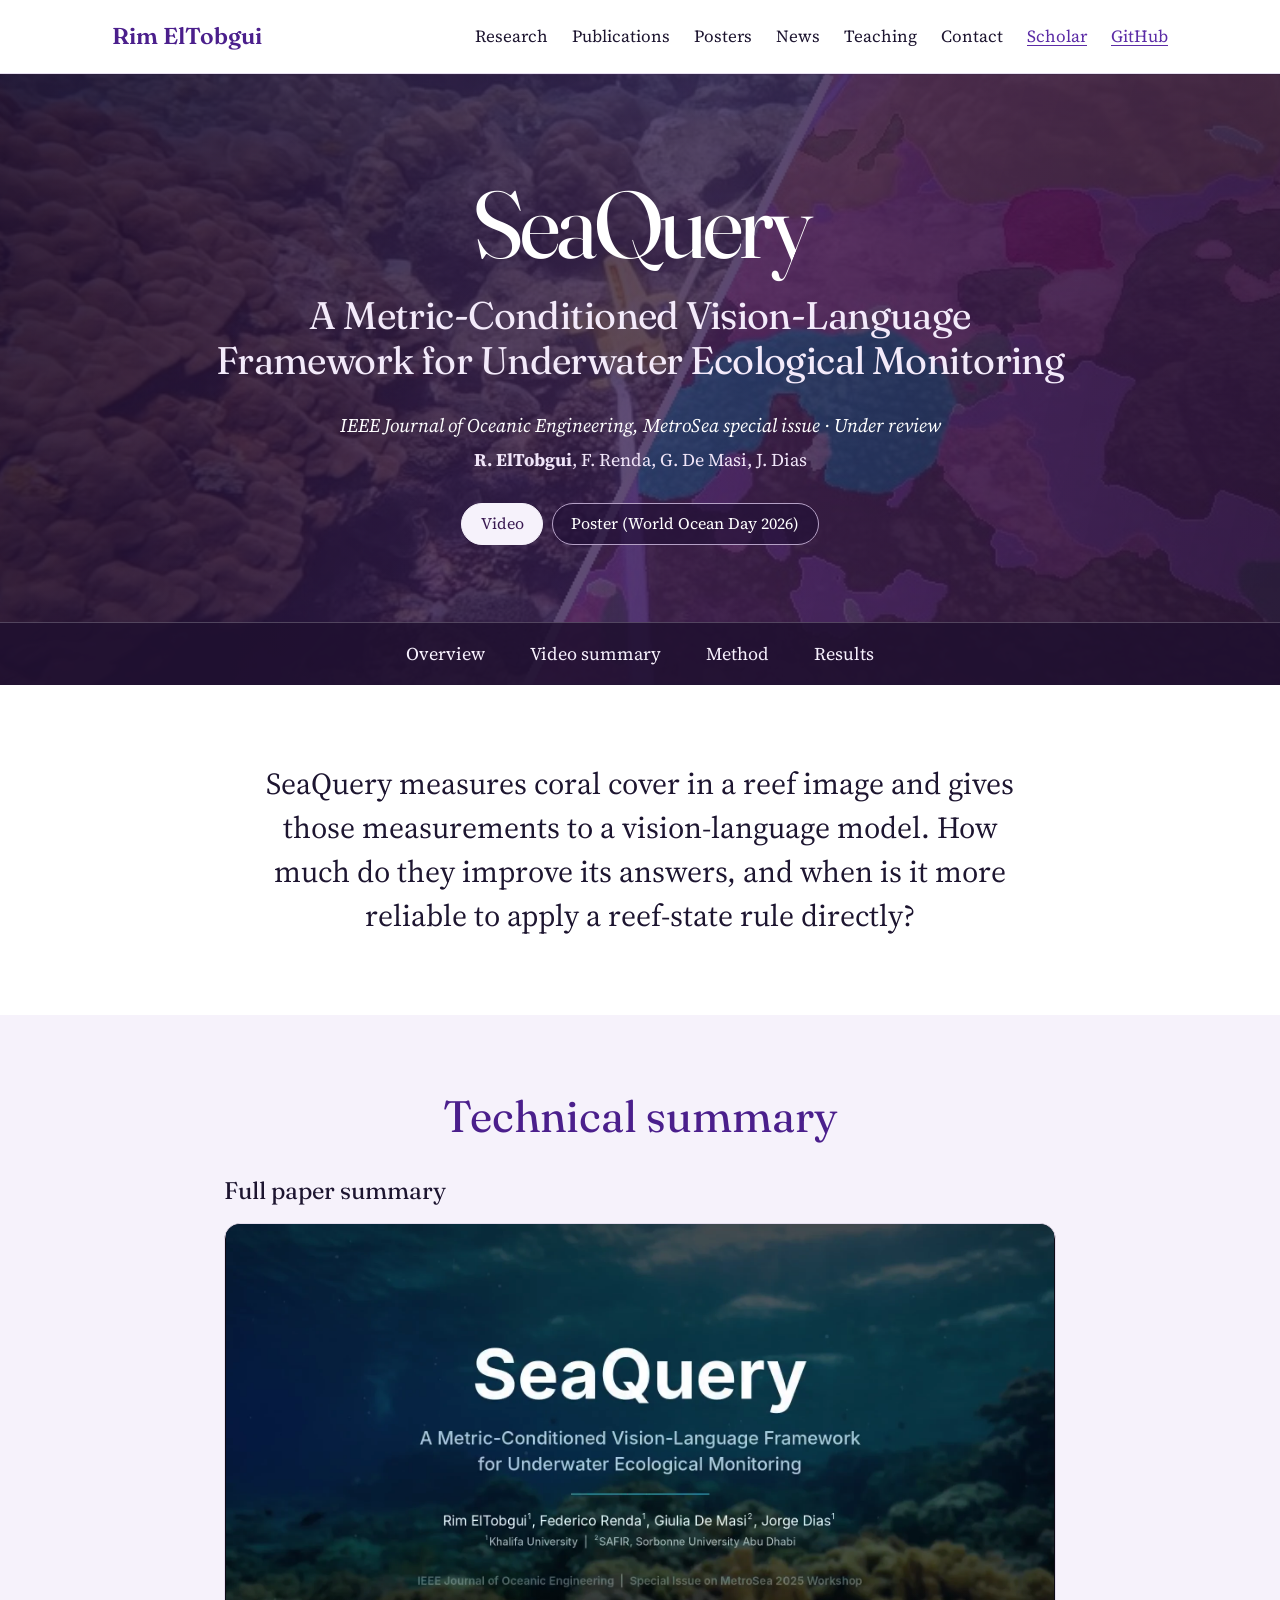
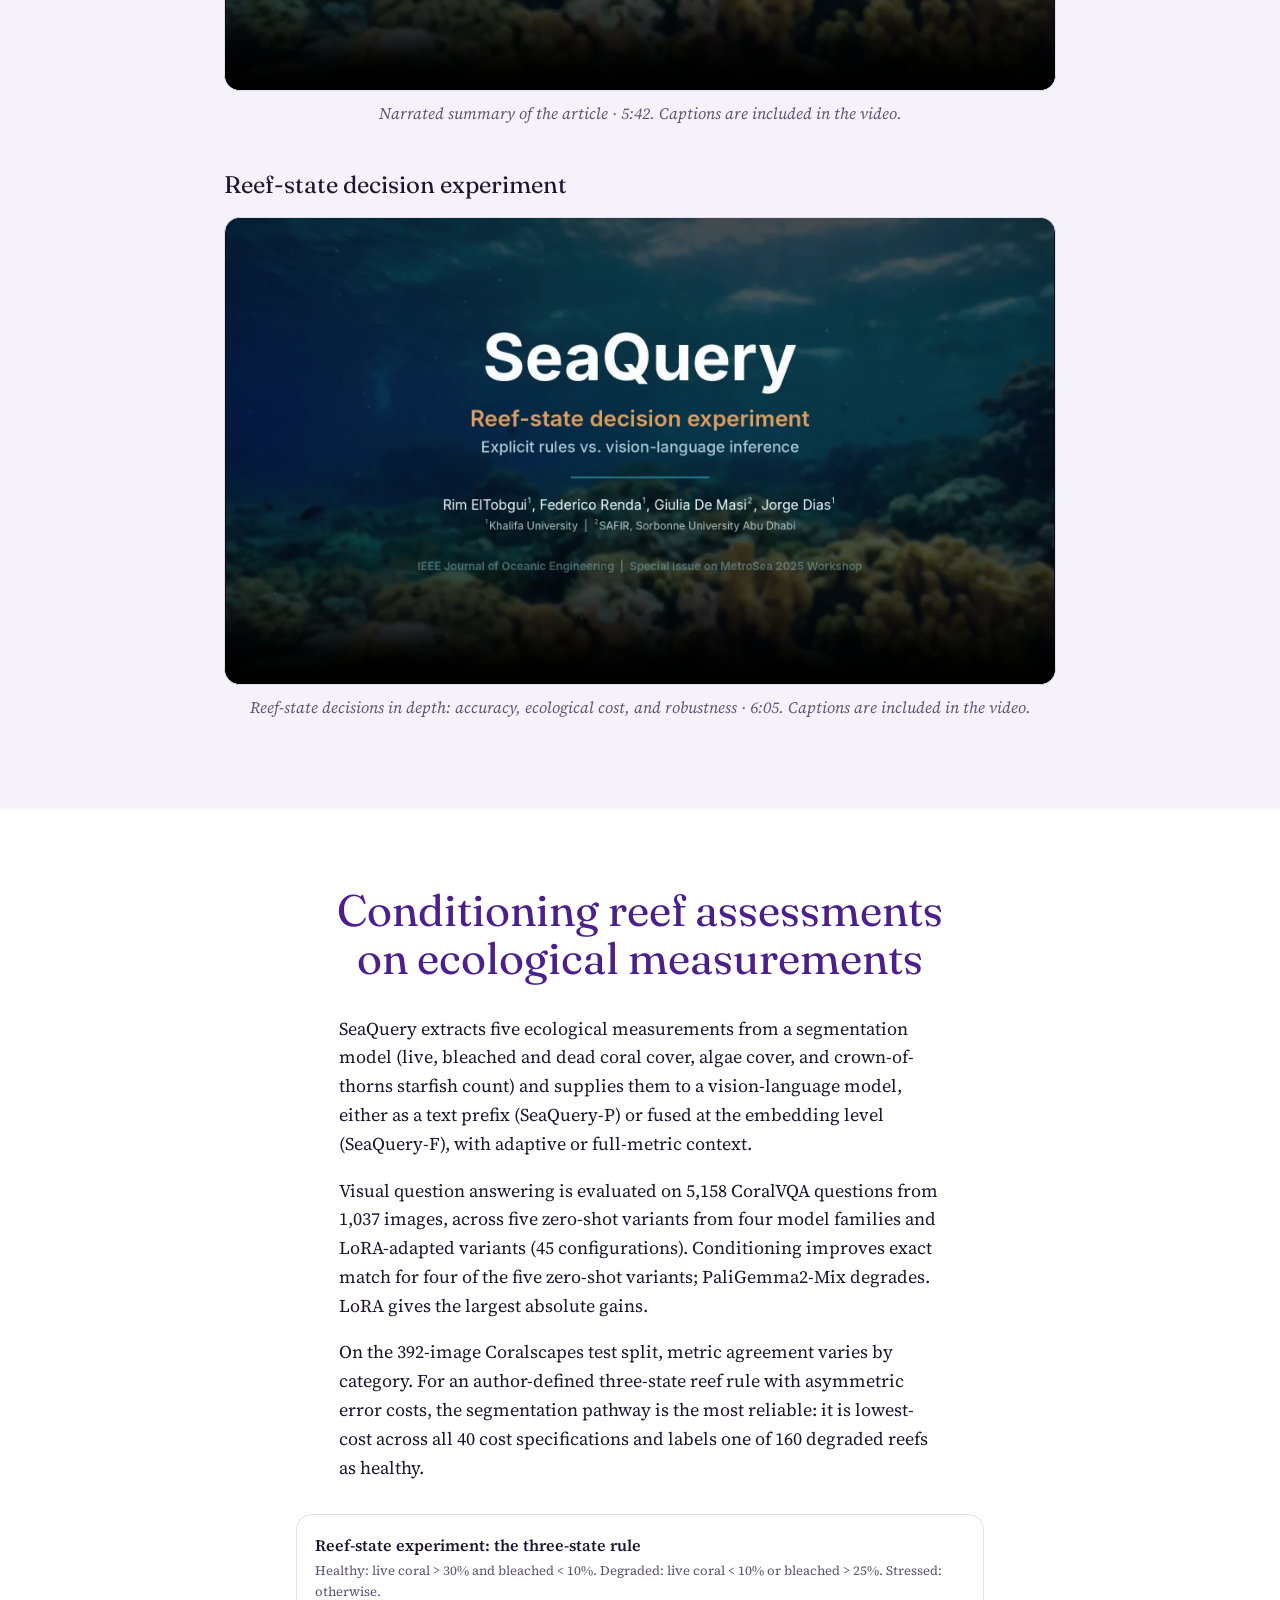
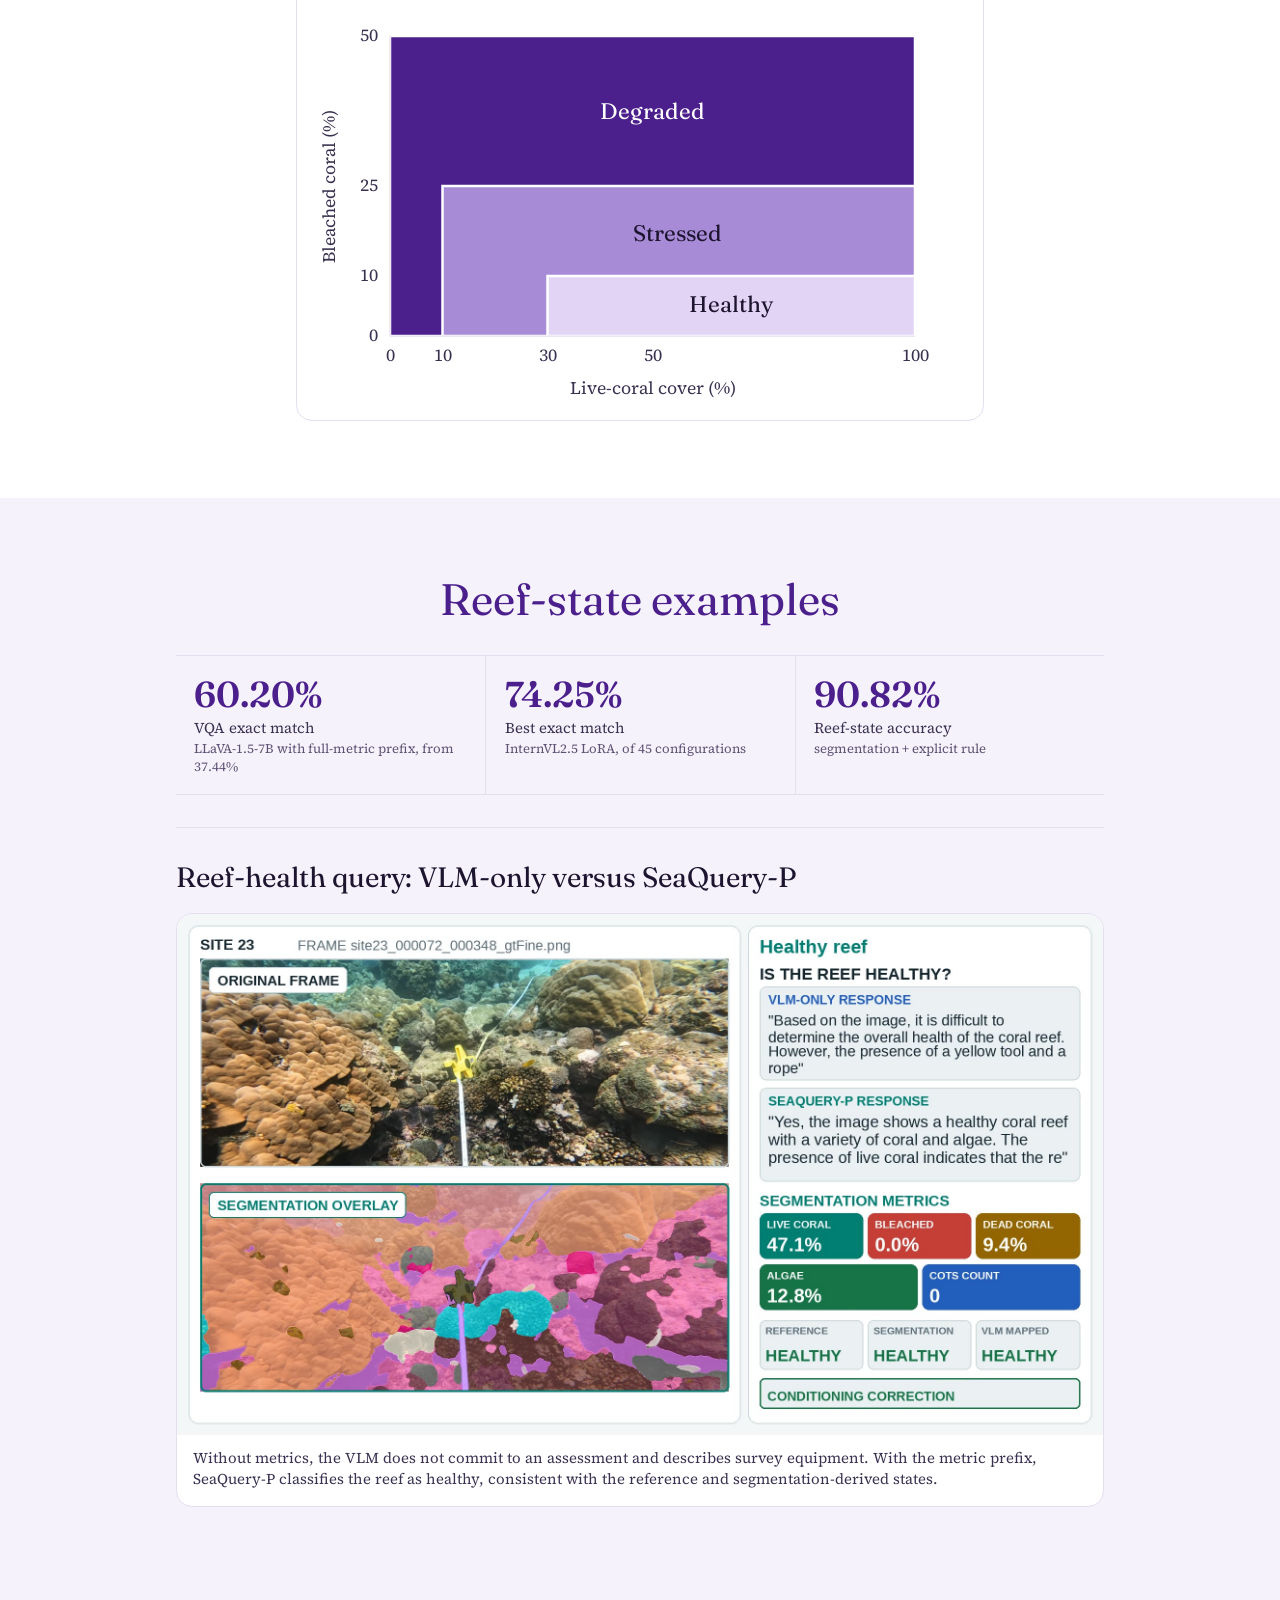
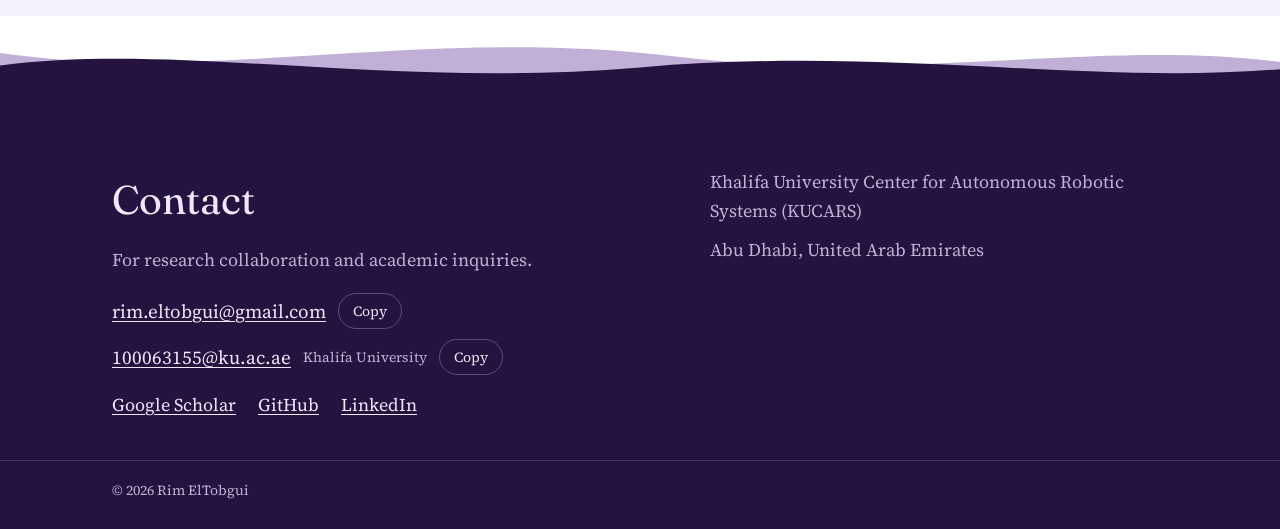
<file: paper-seaquery-joe.html>
<!DOCTYPE html>
<html lang="en">
<head>
<meta charset="utf-8">
<meta name="viewport" content="width=device-width, initial-scale=1">
<title>SeaQuery: A Metric-Conditioned Vision-Language Framework for Underwater Ecological Monitoring · Rim ElTobgui</title>
<meta name="description" content="Journal extension of SeaQuery. Evaluates three-state reef classification from segmentation-derived metrics, comparing an explicit rule with vision-language inference across 27 VLM configurations.">
<link rel="preconnect" href="https://fonts.googleapis.com">
<link rel="preconnect" href="https://fonts.gstatic.com" crossorigin>
<link href="https://fonts.googleapis.com/css2?family=Fraunces:ital,opsz,wght@0,9..144,400;0,9..144,600;1,9..144,400&family=Source+Serif+4:ital,opsz,wght@0,8..60,400;0,8..60,600;1,8..60,400&display=swap" rel="stylesheet">
<link rel="stylesheet" href="css/site.css">
<link rel="stylesheet" href="css/project.css">
</head>
<body class="project-page">

<nav class="site-nav" aria-label="Main">
  <div class="wrap">
    <a class="brand" href="index.html">Rim ElTobgui</a>
    <div class="nav-links">
      <a href="index.html#research">Research</a>
      <a href="index.html#publications">Publications</a>
      <a href="index.html#posters">Posters</a>
      <a href="index.html#news">News</a>
      <a href="index.html#teaching">Teaching</a>
      <a href="index.html#contact">Contact</a>
      <a class="scholar" href="https://scholar.google.com/citations?user=j8RVJ1IAAAAJ&amp;hl=en">Scholar</a>
      <a class="scholar" href="https://github.com/rimeltobgui">GitHub</a>
    </div>
  </div>
</nav>

<header class="project-cover" style="--cover-image: url('/img/rs-split.jpg')">
  <div class="cover-inner">
    <h1><span class="project-name">SeaQuery</span> <span class="project-title">A Metric-Conditioned Vision-Language Framework for Underwater Ecological Monitoring</span></h1>
    <p class="project-venue">IEEE Journal of Oceanic Engineering, MetroSea special issue · <span class="status">Under review</span></p>
    <p class="project-authors"><strong>R. ElTobgui</strong>, F. Renda, G. De Masi, J. Dias</p>
    <div class="project-resources"><a class="btn btn-ghost" href="#video">Video</a><a class="btn btn-ghost" href="posters/seaworld2026.pdf">Poster (World Ocean Day 2026)</a></div>
  </div>
  <nav class="project-contents" aria-label="Paper sections">
    <a href="#overview">Overview</a>
    <a href="#video">Video summary</a>
    <a href="#method">Method</a>
    <a href="#results">Results</a>
  </nav>
</header>

<main class="project-story">
<section class="project-intro" id="overview" aria-label="Overview">
  <p>SeaQuery measures coral cover in a reef image and gives those measurements to a vision-language model. How much do they improve its answers, and when is it more reliable to apply a reef-state rule directly?</p>
</section>

<section class="section" id="video"><div class="wrap">
<h2 class="section-title">Technical summary</h2>
<div class="paper-video">
  <h3 class="video-sub">Full paper summary</h3>
  <video controls preload="metadata" poster="img/seaquery-joe-title-slide.webp">
    <source src="video/seaquery-joe.mp4" type="video/mp4">
    <track kind="captions" src="video/seaquery-joe.vtt" srclang="en" label="English" default>
  </video>
  <p class="venue">Narrated summary of the article · 5:42. Captions are included in the video.</p>
</div>
<div class="paper-video" style="margin-top: 40px">
  <h3 class="video-sub">Reef-state decision experiment</h3>
  <video controls preload="none" poster="img/reefstate-title-slide.webp">
    <source src="video/reefstate.mp4" type="video/mp4"></video>
    <track kind="captions" src="video/reefstate.vtt" srclang="en" label="English" default>
  <p class="venue">Reef-state decisions in depth: accuracy, ecological cost, and robustness · 6:05. Captions are included in the video.</p>
</div>
</div></section>

<section class="section project-method" id="method"><div class="wrap">
  <h2 class="section-title">Conditioning reef assessments on ecological measurements</h2>
  <div class="project-prose"><p class="over">SeaQuery extracts five ecological measurements from a segmentation model (live, bleached and dead coral cover, algae cover, and crown-of-thorns starfish count) and supplies them to a vision-language model, either as a text prefix (SeaQuery-P) or fused at the embedding level (SeaQuery-F), with adaptive or full-metric context.</p>
<p class="over">Visual question answering is evaluated on 5,158 CoralVQA questions from 1,037 images, across five zero-shot variants from four model families and LoRA-adapted variants (45 configurations). Conditioning improves exact match for four of the five zero-shot variants; PaliGemma2-Mix degrades. LoRA gives the largest absolute gains.</p>
<p class="over">On the 392-image Coralscapes test split, metric agreement varies by category. For an author-defined three-state reef rule with asymmetric error costs, the segmentation pathway is the most reliable: it is lowest-cost across all 40 cost specifications and labels one of 160 degraded reefs as healthy.</p></div>
  <div class="project-figures"><figure class="chart">
          <h4>Reef-state experiment: the three-state rule</h4>
          <p>Healthy: live coral &gt; 30% and bleached &lt; 10%. Degraded: live coral &lt; 10% or bleached &gt; 25%. Stressed: otherwise.</p>
          <svg viewBox="0 0 520 318" role="img" aria-label="Rule map. X axis live-coral cover 0 to 100 percent, Y axis bleached coral 0 to 50 percent. Degraded where live coral is under 10 or bleached over 25. Healthy where live coral is over 30 and bleached under 10. Stressed elsewhere.">
            <rect x="60" y="20" width="420" height="240" class="zone z3"><title>Degraded</title></rect>
            <rect x="102" y="140" width="378" height="120" class="zone z2"><title>Stressed</title></rect>
            <rect x="186" y="212" width="294" height="48" class="zone z1"><title>Healthy</title></rect>
            <text x="270" y="86" text-anchor="middle" class="zl light">Degraded</text>
            <text x="290" y="184" text-anchor="middle" class="zl">Stressed</text>
            <text x="333" y="241" text-anchor="middle" class="zl">Healthy</text>
            <line class="axis" x1="60" y1="260" x2="480" y2="260"/><line class="axis" x1="60" y1="20" x2="60" y2="260"/>
            <text x="60" y="280" text-anchor="middle">0</text><text x="102" y="280" text-anchor="middle">10</text><text x="186" y="280" text-anchor="middle">30</text><text x="270" y="280" text-anchor="middle">50</text><text x="480" y="280" text-anchor="middle">100</text>
            <text x="50" y="264" text-anchor="end">0</text><text x="50" y="216" text-anchor="end">10</text><text x="50" y="144" text-anchor="end">25</text><text x="50" y="24" text-anchor="end">50</text>
            <text x="270" y="306" text-anchor="middle">Live-coral cover (%)</text>
            <text x="16" y="140" text-anchor="middle" transform="rotate(-90 16 140)">Bleached coral (%)</text>
          </svg>
        </figure></div>
</div></section>

<section class="section samples-section" id="results"><div class="wrap"><h2 class="section-title">Reef-state examples</h2>
<div class="stats">
          <div class="stat"><b>60.20%</b><span>VQA exact match</span><small>LLaVA-1.5-7B with full-metric prefix, from 37.44%</small></div>
          <div class="stat"><b>74.25%</b><span>Best exact match</span><small>InternVL2.5 LoRA, of 45 configurations</small></div>
          <div class="stat"><b>90.82%</b><span>Reef-state accuracy</span><small>segmentation + explicit rule</small></div>
        </div>
    <div class="sample-group">
      <h3>Reef-health query: VLM-only versus SeaQuery-P</h3>
      <figure class="sample"><img src="img/q-dashboard.jpg" alt="Dashboard for a Site 23 reef frame: original frame, segmentation overlay, the VLM-only answer, the SeaQuery-P answer, five segmentation metrics and three reef-state labels" loading="lazy" width="1920" height="1080" style="aspect-ratio: auto"><figcaption>Without metrics, the VLM does not commit to an assessment and describes survey equipment. With the metric prefix, SeaQuery-P classifies the reef as healthy, consistent with the reference and segmentation-derived states.</figcaption></figure>
    </div>
</div></section>
</main>

<footer id="contact">
  <svg class="foot-wave" viewBox="0 0 1440 80" preserveAspectRatio="none" aria-hidden="true"><path class="w2" d="M0,30 C240,64 480,0 760,34 C1020,64 1240,14 1440,40 L1440,80 L0,80 Z"/><path class="w1" d="M0,44 C200,18 440,70 720,46 C1000,22 1220,66 1440,48 L1440,80 L0,80 Z"/></svg>
  <div class="wrap">
    <div style="flex: 1 1 420px; min-width: 0">
      <h2>Contact</h2>
      <p>For research collaboration and academic inquiries.</p>
      <ul class="emails">
        <li><a href="mailto:rim.eltobgui@gmail.com">rim.eltobgui@gmail.com</a><button type="button" class="copy-mail" data-mail="rim.eltobgui@gmail.com">Copy</button></li>
        <li><a href="mailto:100063155@ku.ac.ae">100063155@ku.ac.ae</a><span class="mail-note">Khalifa University</span><button type="button" class="copy-mail" data-mail="100063155@ku.ac.ae">Copy</button></li>
      </ul>
      <div class="foot-links">
        <a href="https://scholar.google.com/citations?user=j8RVJ1IAAAAJ&amp;hl=en">Google Scholar</a>
        <a href="https://github.com/rimeltobgui">GitHub</a>
        <a href="https://www.linkedin.com/in/rimeltobgui">LinkedIn</a>
      </div>
    </div>
    <div style="flex: 1 1 320px; min-width: 0">
      <p>Khalifa University Center for Autonomous Robotic Systems (KUCARS)</p>
      <p>Abu Dhabi, United Arab Emirates</p>
    </div>
  </div>
  <div class="copyright"><div class="wrap">© 2026 Rim ElTobgui</div></div>
</footer>

<script>
(function () {
  var chips = document.querySelectorAll('.chip');
  var pubs = document.querySelectorAll('.pub');
  var count = document.getElementById('pub-count');
  function apply(filter) {
    var n = 0;
    pubs.forEach(function (p) {
      var show = filter === 'all' || p.getAttribute('data-type') === filter;
      p.hidden = !show;
      if (show) n++;
    });
    count.textContent = n + (n === 1 ? ' paper' : ' papers');
    chips.forEach(function (c) { c.setAttribute('aria-pressed', c.getAttribute('data-filter') === filter ? 'true' : 'false'); });
  }
  chips.forEach(function (c) { c.addEventListener('click', function () { apply(c.getAttribute('data-filter')); }); });

  document.querySelectorAll('.copy').forEach(function (btn) {
    btn.addEventListener('click', function () {
      var text = btn.parentElement.querySelector('pre').textContent;
      var done = function (msg) { btn.textContent = msg; setTimeout(function () { btn.textContent = 'Copy'; }, 1600); };
      try {
        navigator.clipboard.writeText(text).then(function () { done('Copied'); }, function () { done('Select and copy'); });
      } catch (e) { done('Select and copy'); }
    });
  });

  document.querySelectorAll('.copy-mail').forEach(function (btn) {
    btn.addEventListener('click', function () {
      var done = function (msg) { btn.textContent = msg; setTimeout(function () { btn.textContent = 'Copy'; }, 1600); };
      try {
        navigator.clipboard.writeText(btn.getAttribute('data-mail')).then(function () { done('Copied'); }, function () { done('Select and copy'); });
      } catch (e) { done('Select and copy'); }
    });
  });

  // Opening a video link plays nothing by itself; reset the filter so linked papers are visible.
  document.querySelectorAll('a[href^="#pub-"]').forEach(function (a) {
    a.addEventListener('click', function () { apply('all'); });
  });
})();
</script>
</body>
</html>
</file>
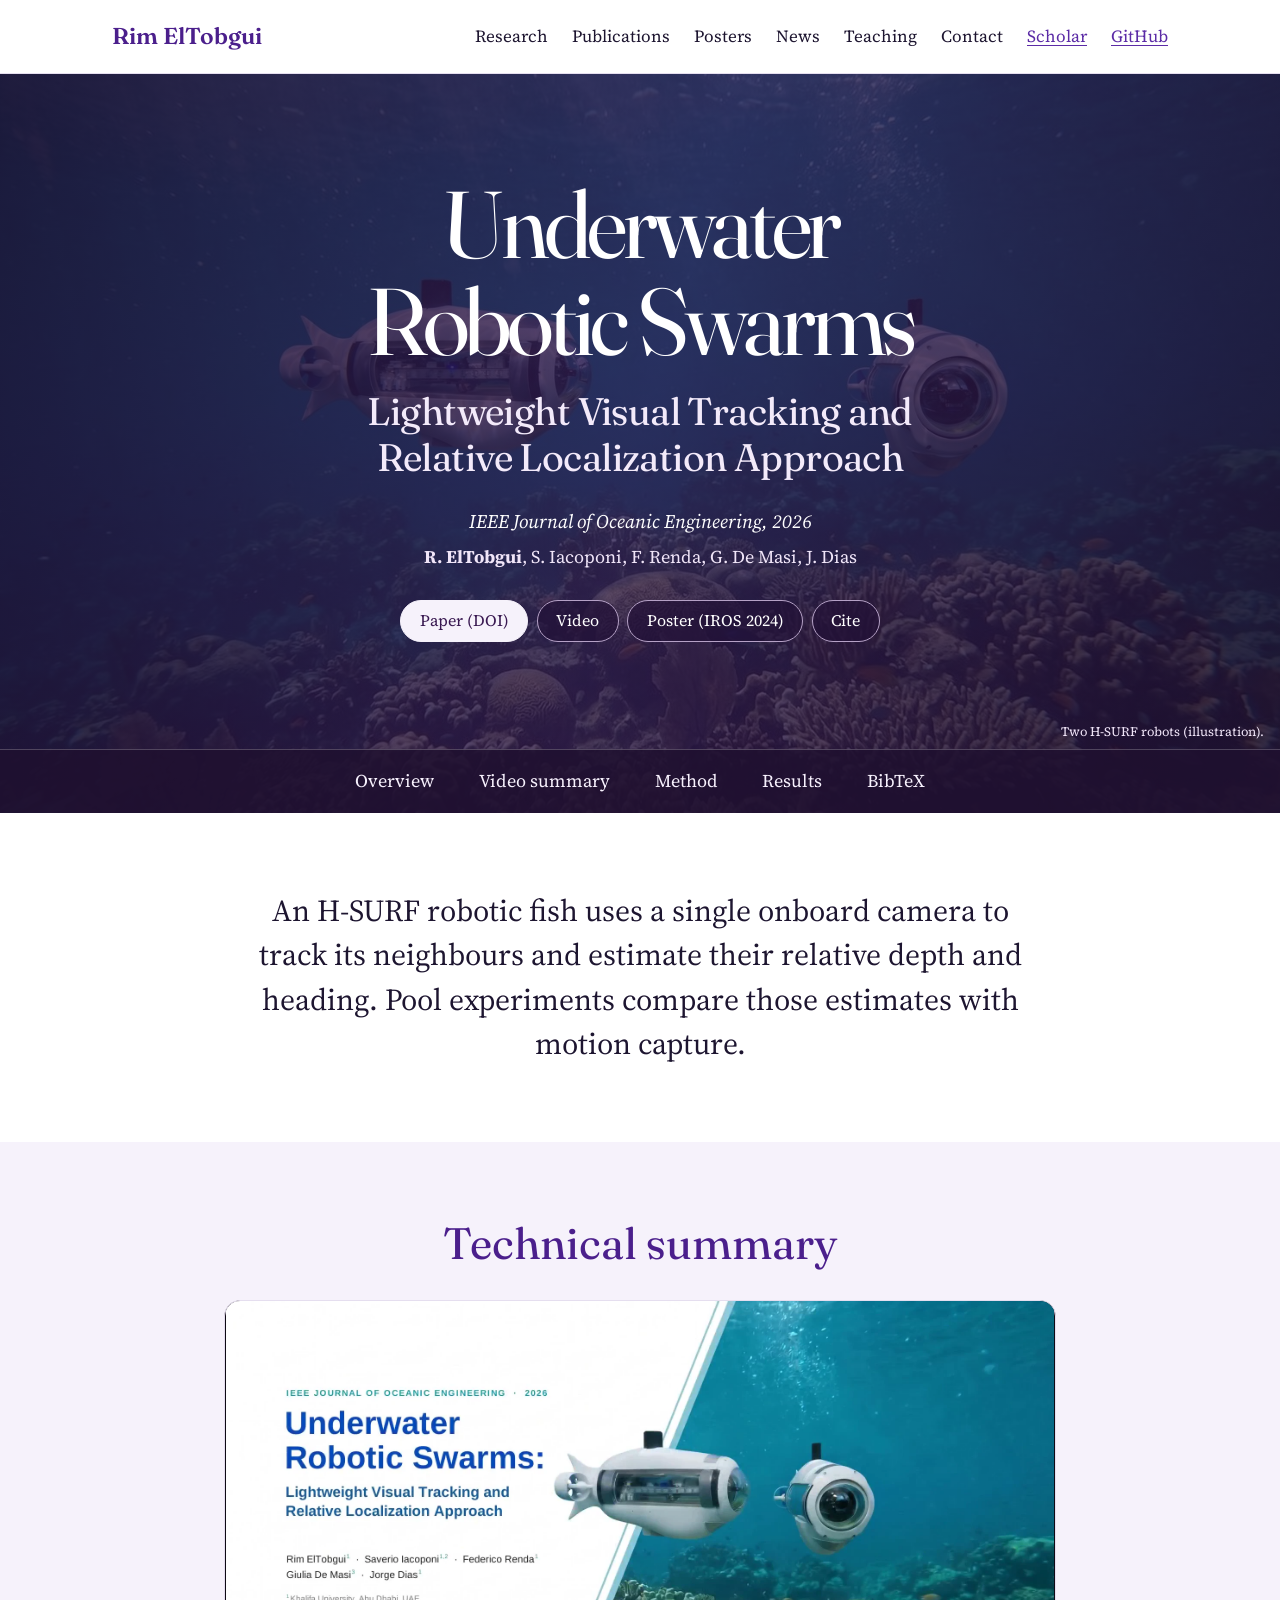
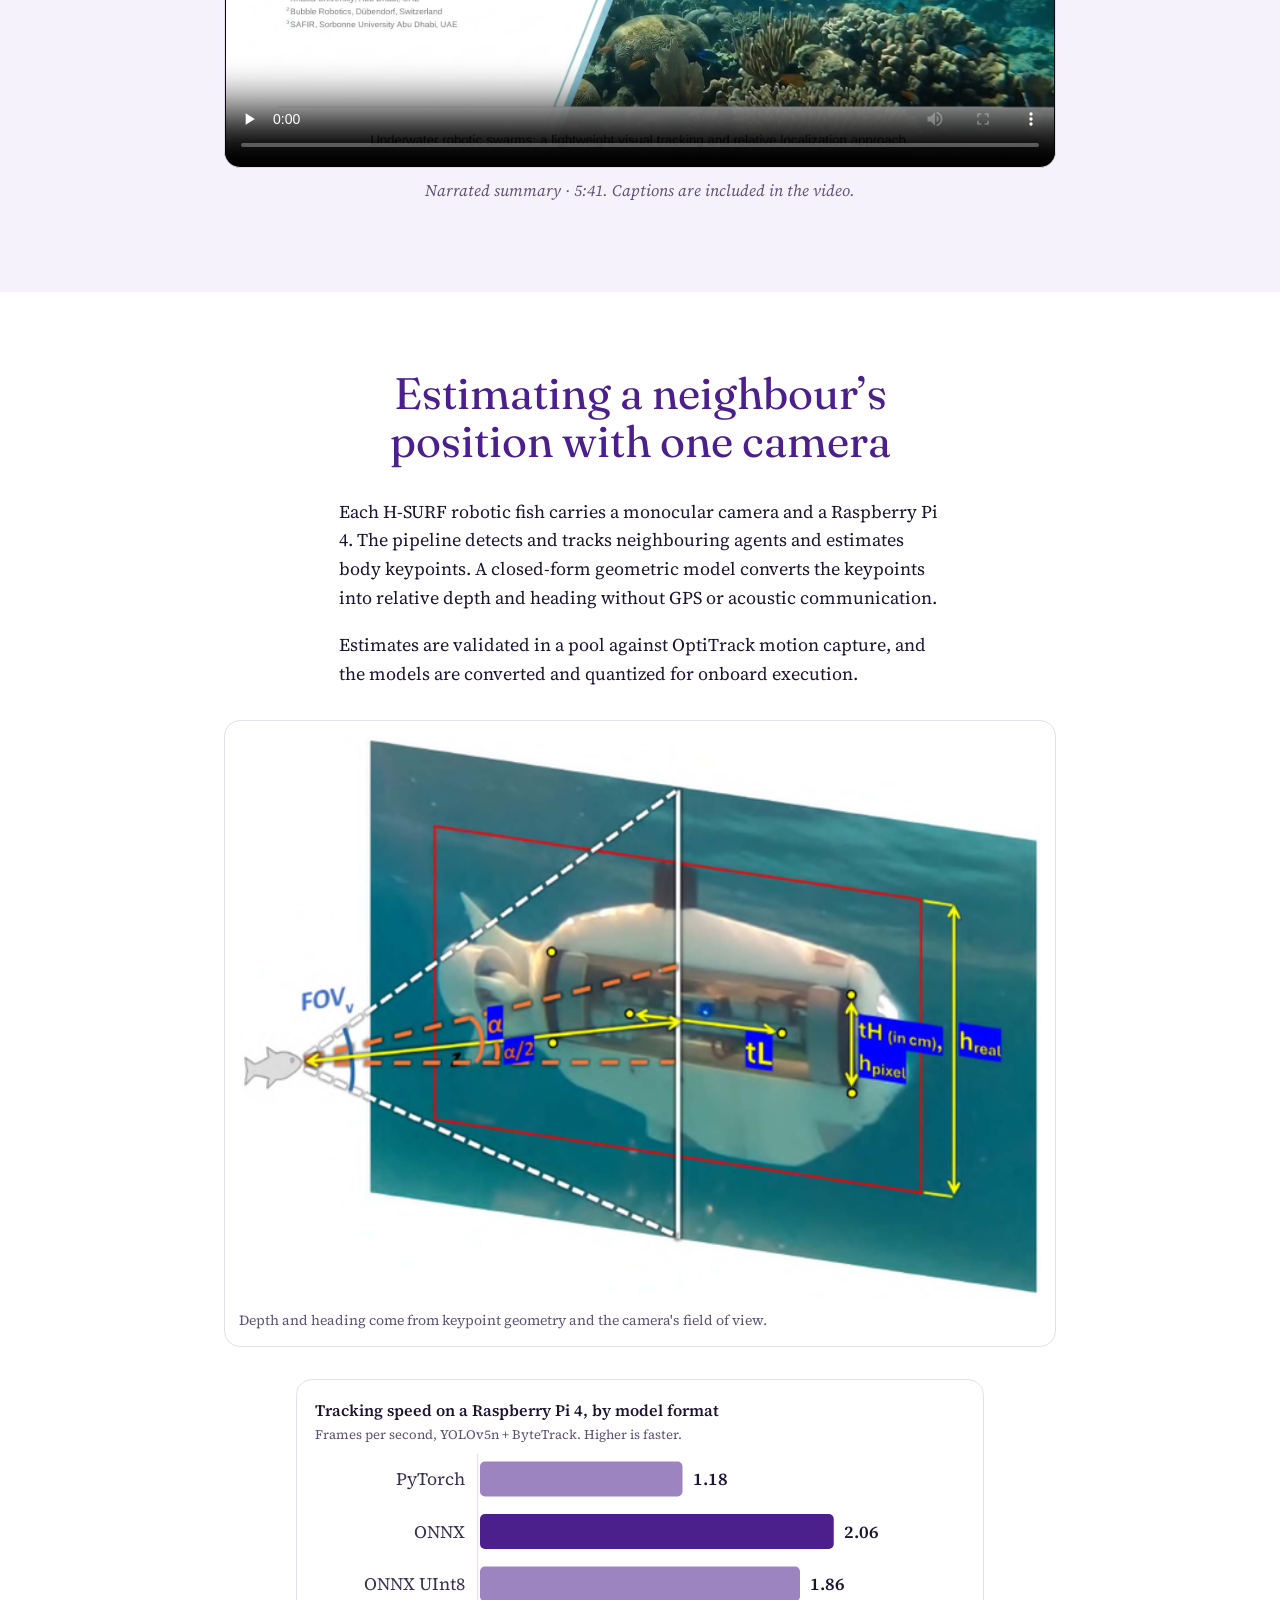
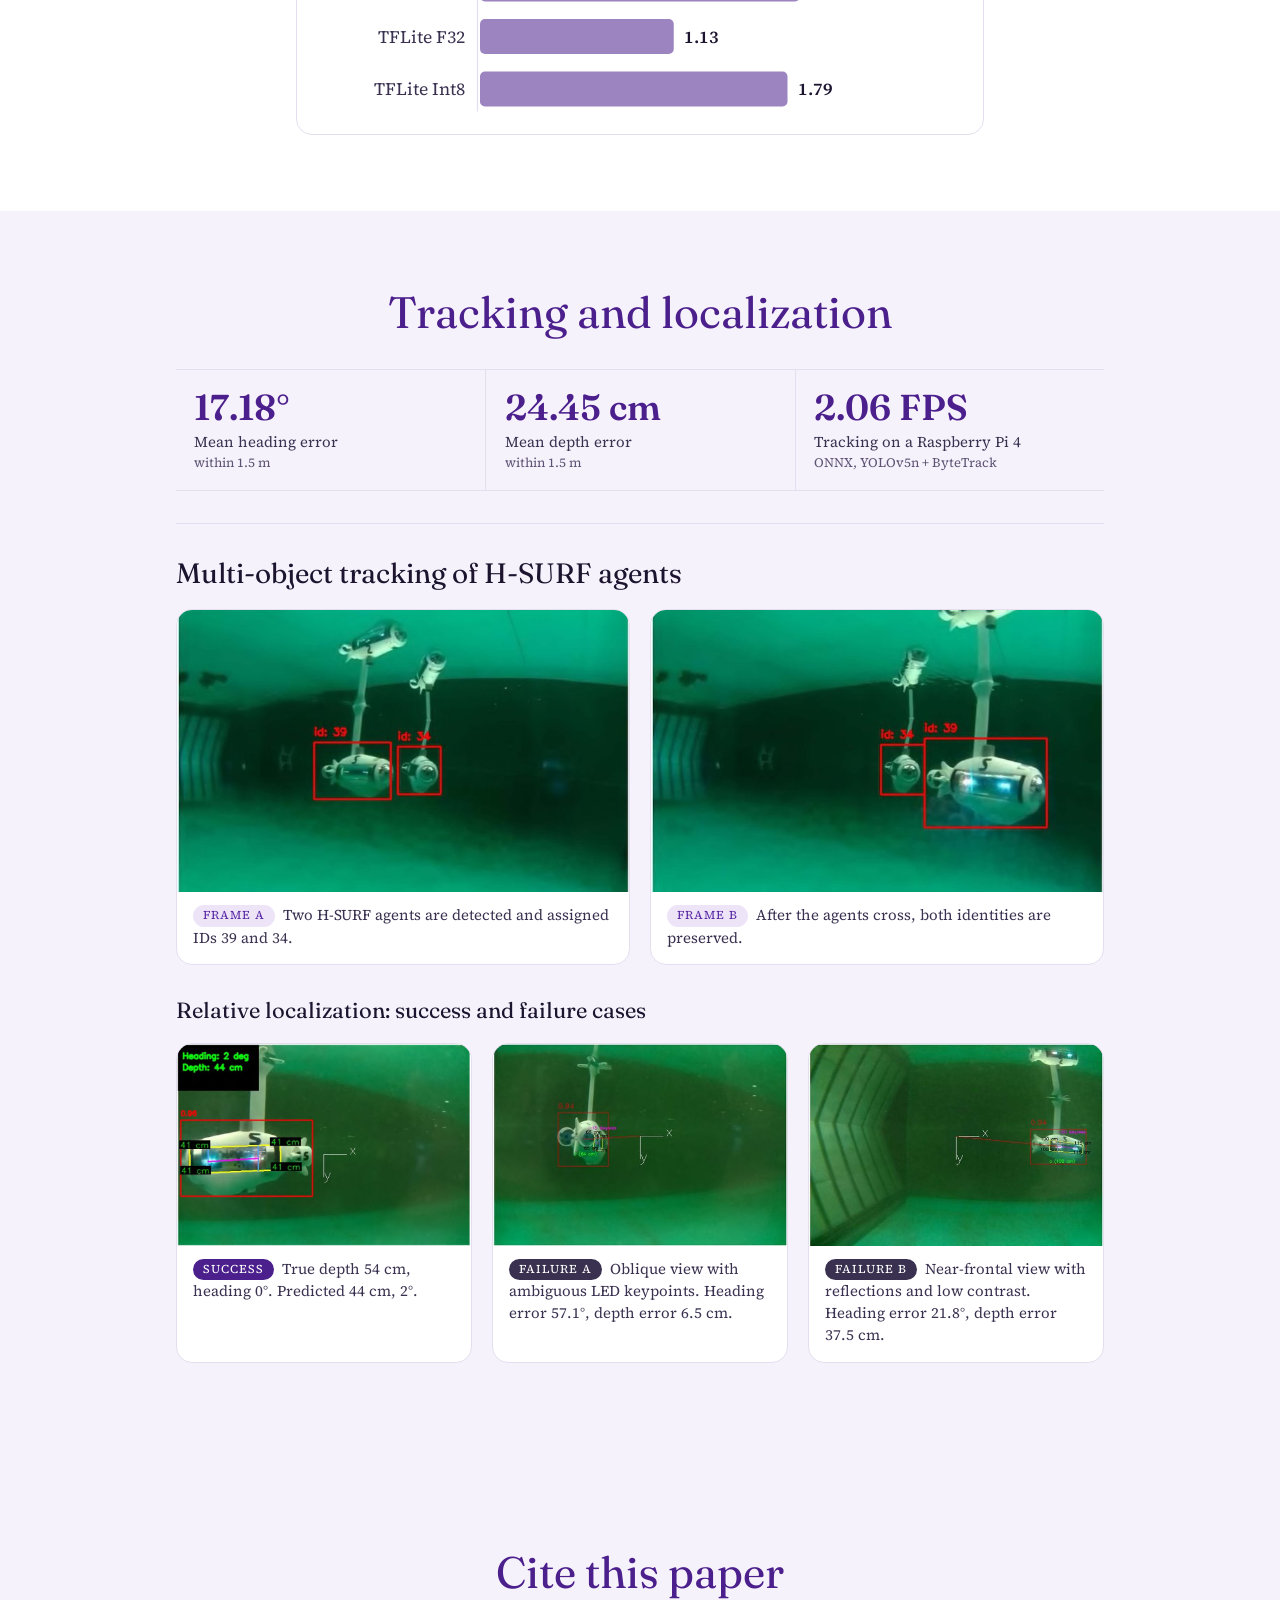
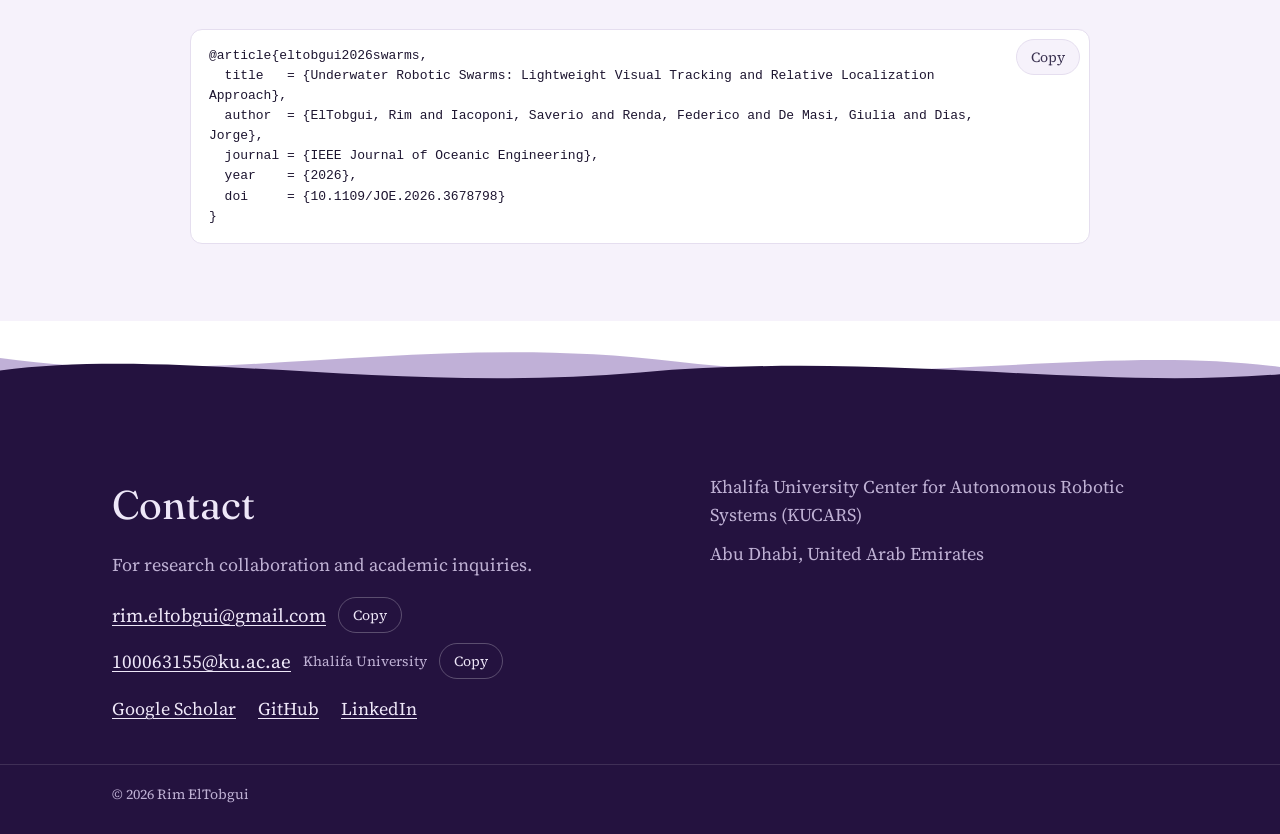
<file: paper-swarms-2026.html>
<!DOCTYPE html>
<html lang="en">
<head>
<meta charset="utf-8">
<meta name="viewport" content="width=device-width, initial-scale=1">
<title>Underwater Robotic Swarms: Lightweight Visual Tracking and Relative Localization Approach · Rim ElTobgui</title>
<meta name="description" content="Monocular detection, tracking and keypoint-based relative localization for H-SURF robotic fish, validated against motion capture and deployed on a Raspberry Pi 4.">
<link rel="preconnect" href="https://fonts.googleapis.com">
<link rel="preconnect" href="https://fonts.gstatic.com" crossorigin>
<link href="https://fonts.googleapis.com/css2?family=Fraunces:ital,opsz,wght@0,9..144,400;0,9..144,600;1,9..144,400&family=Source+Serif+4:ital,opsz,wght@0,8..60,400;0,8..60,600;1,8..60,400&display=swap" rel="stylesheet">
<link rel="stylesheet" href="css/site.css">
<link rel="stylesheet" href="css/project.css">
</head>
<body class="project-page">

<nav class="site-nav" aria-label="Main">
  <div class="wrap">
    <a class="brand" href="index.html">Rim ElTobgui</a>
    <div class="nav-links">
      <a href="index.html#research">Research</a>
      <a href="index.html#publications">Publications</a>
      <a href="index.html#posters">Posters</a>
      <a href="index.html#news">News</a>
      <a href="index.html#teaching">Teaching</a>
      <a href="index.html#contact">Contact</a>
      <a class="scholar" href="https://scholar.google.com/citations?user=j8RVJ1IAAAAJ&amp;hl=en">Scholar</a>
      <a class="scholar" href="https://github.com/rimeltobgui">GitHub</a>
    </div>
  </div>
</nav>

<header class="project-cover" style="--cover-image: url('/img/hsurf-render-2.jpg')">
  <div class="cover-inner">
    <h1><span class="project-name">Underwater Robotic Swarms</span> <span class="project-title">Lightweight Visual Tracking and Relative Localization Approach</span></h1>
    <p class="project-venue">IEEE Journal of Oceanic Engineering, 2026</p>
    <p class="project-authors"><strong>R. ElTobgui</strong>, S. Iacoponi, F. Renda, G. De Masi, J. Dias</p>
    <div class="project-resources"><a class="btn btn-primary" href="https://doi.org/10.1109/JOE.2026.3678798">Paper (DOI)</a><a class="btn btn-ghost" href="#video">Video</a><a class="btn btn-ghost" href="posters/iros2024.pdf">Poster (IROS 2024)</a><a class="btn btn-ghost" href="#cite">Cite</a></div>
  </div>
  <p class="cover-credit">Two H-SURF robots (illustration).</p>
  <nav class="project-contents" aria-label="Paper sections">
    <a href="#overview">Overview</a>
    <a href="#video">Video summary</a>
    <a href="#method">Method</a>
    <a href="#results">Results</a>
    <a href="#cite">BibTeX</a>
  </nav>
</header>

<main class="project-story">
<section class="project-intro" id="overview" aria-label="Overview">
  <p>An H-SURF robotic fish uses a single onboard camera to track its neighbours and estimate their relative depth and heading. Pool experiments compare those estimates with motion capture.</p>
</section>

<section class="section" id="video"><div class="wrap">
<h2 class="section-title">Technical summary</h2>
<div class="paper-video"><video controls preload="none" poster="img/joe2026-title-slide.webp"><source src="video/joe2026.mp4" type="video/mp4"></video><p class="venue">Narrated summary · 5:41. Captions are included in the video.</p></div>
</div></section>

<section class="section project-method" id="method"><div class="wrap">
  <h2 class="section-title">Estimating a neighbour’s position with one camera</h2>
  <div class="project-prose"><p class="over">Each H-SURF robotic fish carries a monocular camera and a Raspberry Pi 4. The pipeline detects and tracks neighbouring agents and estimates body keypoints. A closed-form geometric model converts the keypoints into relative depth and heading without GPS or acoustic communication.</p>
<p class="over">Estimates are validated in a pool against OptiTrack motion capture, and the models are converted and quantized for onboard execution.</p></div>
  <div class="project-figures"><figure class="fig">
          <img src="img/loc-geom.png" alt="Diagram of an observer camera viewing a robotic fish, with aperture angle, keypoint distances and real height used to compute depth" loading="lazy" width="620" height="436">
          <figcaption>Depth and heading come from keypoint geometry and the camera's field of view.</figcaption>
        </figure>
        <figure class="chart">
          <h4>Tracking speed on a Raspberry Pi 4, by model format</h4>
          <p>Frames per second, YOLOv5n + ByteTrack. Higher is faster.</p>
          <svg viewBox="0 0 520 214" role="img" aria-label="PyTorch 1.18, ONNX 2.06, ONNX UInt8 1.86, TFLite Float32 1.13, TFLite Int8 1.79 frames per second">
            <line class="axis" x1="130" y1="0" x2="130" y2="206"/>
            <g class="row"><title>PyTorch: 1.18 FPS</title><text x="120" y="25" text-anchor="end">PyTorch</text><rect class="bar" x="132" y="6" width="162" height="28" rx="4"/><text class="val" x="302" y="25">1.18</text></g>
            <g class="row"><title>ONNX: 2.06 FPS</title><text x="120" y="67" text-anchor="end">ONNX</text><rect class="bar key" x="132" y="48" width="283" height="28" rx="4"/><text class="val" x="423" y="67">2.06</text></g>
            <g class="row"><title>ONNX UInt8: 1.86 FPS</title><text x="120" y="109" text-anchor="end">ONNX UInt8</text><rect class="bar" x="132" y="90" width="256" height="28" rx="4"/><text class="val" x="396" y="109">1.86</text></g>
            <g class="row"><title>TFLite Float32: 1.13 FPS</title><text x="120" y="151" text-anchor="end">TFLite F32</text><rect class="bar" x="132" y="132" width="155" height="28" rx="4"/><text class="val" x="295" y="151">1.13</text></g>
            <g class="row"><title>TFLite Int8: 1.79 FPS</title><text x="120" y="193" text-anchor="end">TFLite Int8</text><rect class="bar" x="132" y="174" width="246" height="28" rx="4"/><text class="val" x="386" y="193">1.79</text></g>
          </svg>
        </figure></div>
</div></section>

<section class="section samples-section" id="results"><div class="wrap"><h2 class="section-title">Tracking and localization</h2>
<div class="stats">
          <div class="stat"><b>17.18°</b><span>Mean heading error</span><small>within 1.5 m</small></div>
          <div class="stat"><b>24.45 cm</b><span>Mean depth error</span><small>within 1.5 m</small></div>
          <div class="stat"><b>2.06 FPS</b><span>Tracking on a Raspberry Pi 4</span><small>ONNX, YOLOv5n + ByteTrack</small></div>
        </div>
    <div class="sample-group">
      <h3>Multi-object tracking of H-SURF agents</h3>
      <div class="sample-grid two">
        <figure class="sample"><img src="img/q-trk1.jpg" alt="Two robotic fish in a pool, boxed and labelled id 39 (left) and id 34 (right)" loading="lazy" width="640" height="409"><figcaption><span class="lbl">Frame A</span>Two H-SURF agents are detected and assigned IDs 39 and 34.</figcaption></figure>
        <figure class="sample"><img src="img/q-trk2.jpg" alt="The same two fish after swapping places, still labelled id 34 and id 39" loading="lazy" width="640" height="409"><figcaption><span class="lbl">Frame B</span>After the agents cross, both identities are preserved.</figcaption></figure>
      </div>
      <h3 class="sub">Relative localization: success and failure cases</h3>
      <div class="sample-grid three">
        <figure class="sample"><img src="img/q-loc-ok.jpg" alt="Robotic fish with keypoints and an overlay reading heading 2 degrees, depth 44 cm" loading="lazy" width="860" height="591"><figcaption><span class="lbl ok">Success</span>True depth 54 cm, heading 0°. Predicted 44 cm, 2°.</figcaption></figure>
        <figure class="sample"><img src="img/q-loc-a.jpg" alt="Robotic fish seen from an oblique side angle with estimated axes" loading="lazy" width="540" height="372"><figcaption><span class="lbl fail">Failure A</span>Oblique view with ambiguous LED keypoints. Heading error 57.1°, depth error 6.5 cm.</figcaption></figure>
        <figure class="sample"><img src="img/q-loc-b.jpg" alt="Robotic fish seen nearly head-on in low contrast" loading="lazy" width="540" height="371"><figcaption><span class="lbl fail">Failure B</span>Near-frontal view with reflections and low contrast. Heading error 21.8°, depth error 37.5 cm.</figcaption></figure>
      </div>
    </div>
</div></section>

<section class="section" id="cite"><div class="wrap"><h2 class="section-title">Cite this paper</h2>
<div class="bibbox"><pre>@article{eltobgui2026swarms,
  title   = {Underwater Robotic Swarms: Lightweight Visual Tracking and Relative Localization Approach},
  author  = {ElTobgui, Rim and Iacoponi, Saverio and Renda, Federico and De Masi, Giulia and Dias, Jorge},
  journal = {IEEE Journal of Oceanic Engineering},
  year    = {2026},
  doi     = {10.1109/JOE.2026.3678798}
}</pre><button type="button" class="copy">Copy</button></div></div></section>
</main>

<footer id="contact">
  <svg class="foot-wave" viewBox="0 0 1440 80" preserveAspectRatio="none" aria-hidden="true"><path class="w2" d="M0,30 C240,64 480,0 760,34 C1020,64 1240,14 1440,40 L1440,80 L0,80 Z"/><path class="w1" d="M0,44 C200,18 440,70 720,46 C1000,22 1220,66 1440,48 L1440,80 L0,80 Z"/></svg>
  <div class="wrap">
    <div style="flex: 1 1 420px; min-width: 0">
      <h2>Contact</h2>
      <p>For research collaboration and academic inquiries.</p>
      <ul class="emails">
        <li><a href="mailto:rim.eltobgui@gmail.com">rim.eltobgui@gmail.com</a><button type="button" class="copy-mail" data-mail="rim.eltobgui@gmail.com">Copy</button></li>
        <li><a href="mailto:100063155@ku.ac.ae">100063155@ku.ac.ae</a><span class="mail-note">Khalifa University</span><button type="button" class="copy-mail" data-mail="100063155@ku.ac.ae">Copy</button></li>
      </ul>
      <div class="foot-links">
        <a href="https://scholar.google.com/citations?user=j8RVJ1IAAAAJ&amp;hl=en">Google Scholar</a>
        <a href="https://github.com/rimeltobgui">GitHub</a>
        <a href="https://www.linkedin.com/in/rimeltobgui">LinkedIn</a>
      </div>
    </div>
    <div style="flex: 1 1 320px; min-width: 0">
      <p>Khalifa University Center for Autonomous Robotic Systems (KUCARS)</p>
      <p>Abu Dhabi, United Arab Emirates</p>
    </div>
  </div>
  <div class="copyright"><div class="wrap">© 2026 Rim ElTobgui</div></div>
</footer>

<script>
(function () {
  var chips = document.querySelectorAll('.chip');
  var pubs = document.querySelectorAll('.pub');
  var count = document.getElementById('pub-count');
  function apply(filter) {
    var n = 0;
    pubs.forEach(function (p) {
      var show = filter === 'all' || p.getAttribute('data-type') === filter;
      p.hidden = !show;
      if (show) n++;
    });
    count.textContent = n + (n === 1 ? ' paper' : ' papers');
    chips.forEach(function (c) { c.setAttribute('aria-pressed', c.getAttribute('data-filter') === filter ? 'true' : 'false'); });
  }
  chips.forEach(function (c) { c.addEventListener('click', function () { apply(c.getAttribute('data-filter')); }); });

  document.querySelectorAll('.copy').forEach(function (btn) {
    btn.addEventListener('click', function () {
      var text = btn.parentElement.querySelector('pre').textContent;
      var done = function (msg) { btn.textContent = msg; setTimeout(function () { btn.textContent = 'Copy'; }, 1600); };
      try {
        navigator.clipboard.writeText(text).then(function () { done('Copied'); }, function () { done('Select and copy'); });
      } catch (e) { done('Select and copy'); }
    });
  });

  document.querySelectorAll('.copy-mail').forEach(function (btn) {
    btn.addEventListener('click', function () {
      var done = function (msg) { btn.textContent = msg; setTimeout(function () { btn.textContent = 'Copy'; }, 1600); };
      try {
        navigator.clipboard.writeText(btn.getAttribute('data-mail')).then(function () { done('Copied'); }, function () { done('Select and copy'); });
      } catch (e) { done('Select and copy'); }
    });
  });

  // Opening a video link plays nothing by itself; reset the filter so linked papers are visible.
  document.querySelectorAll('a[href^="#pub-"]').forEach(function (a) {
    a.addEventListener('click', function () { apply('all'); });
  });
})();
</script>
</body>
</html>
</file>
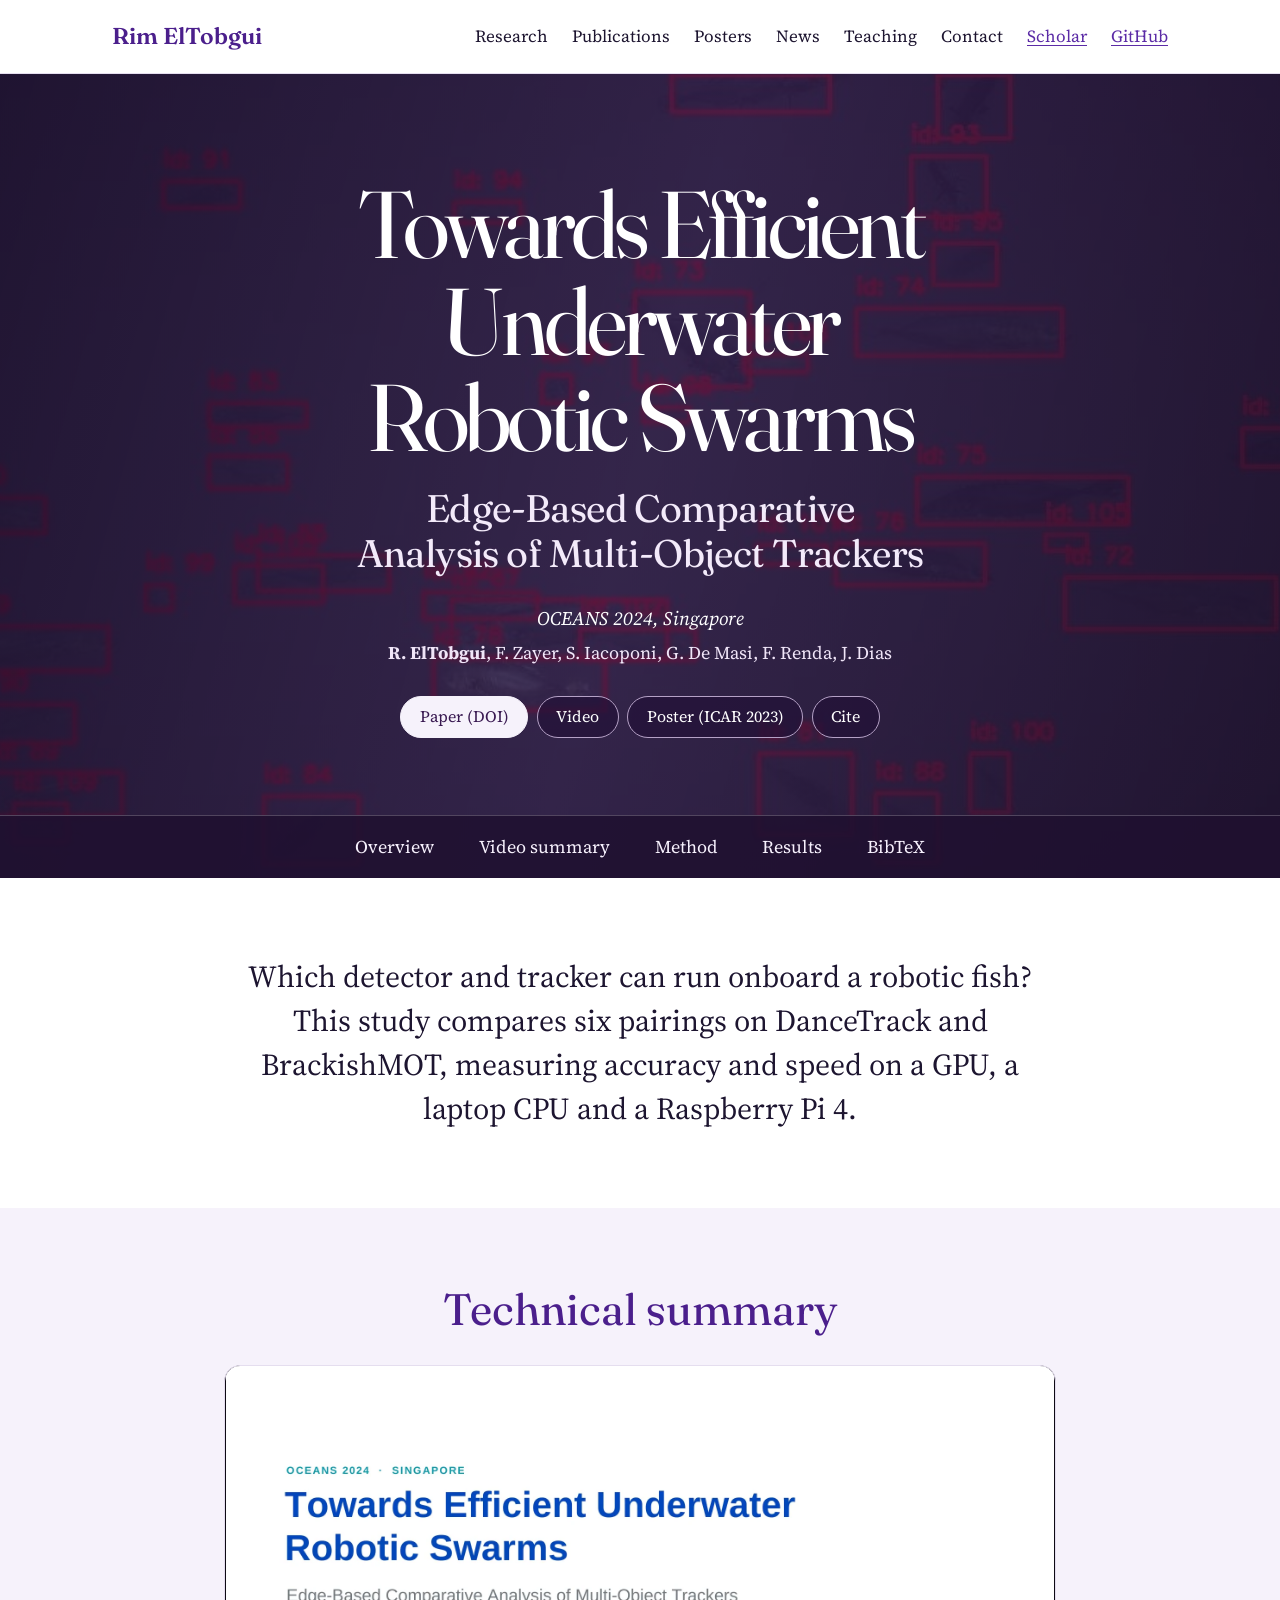
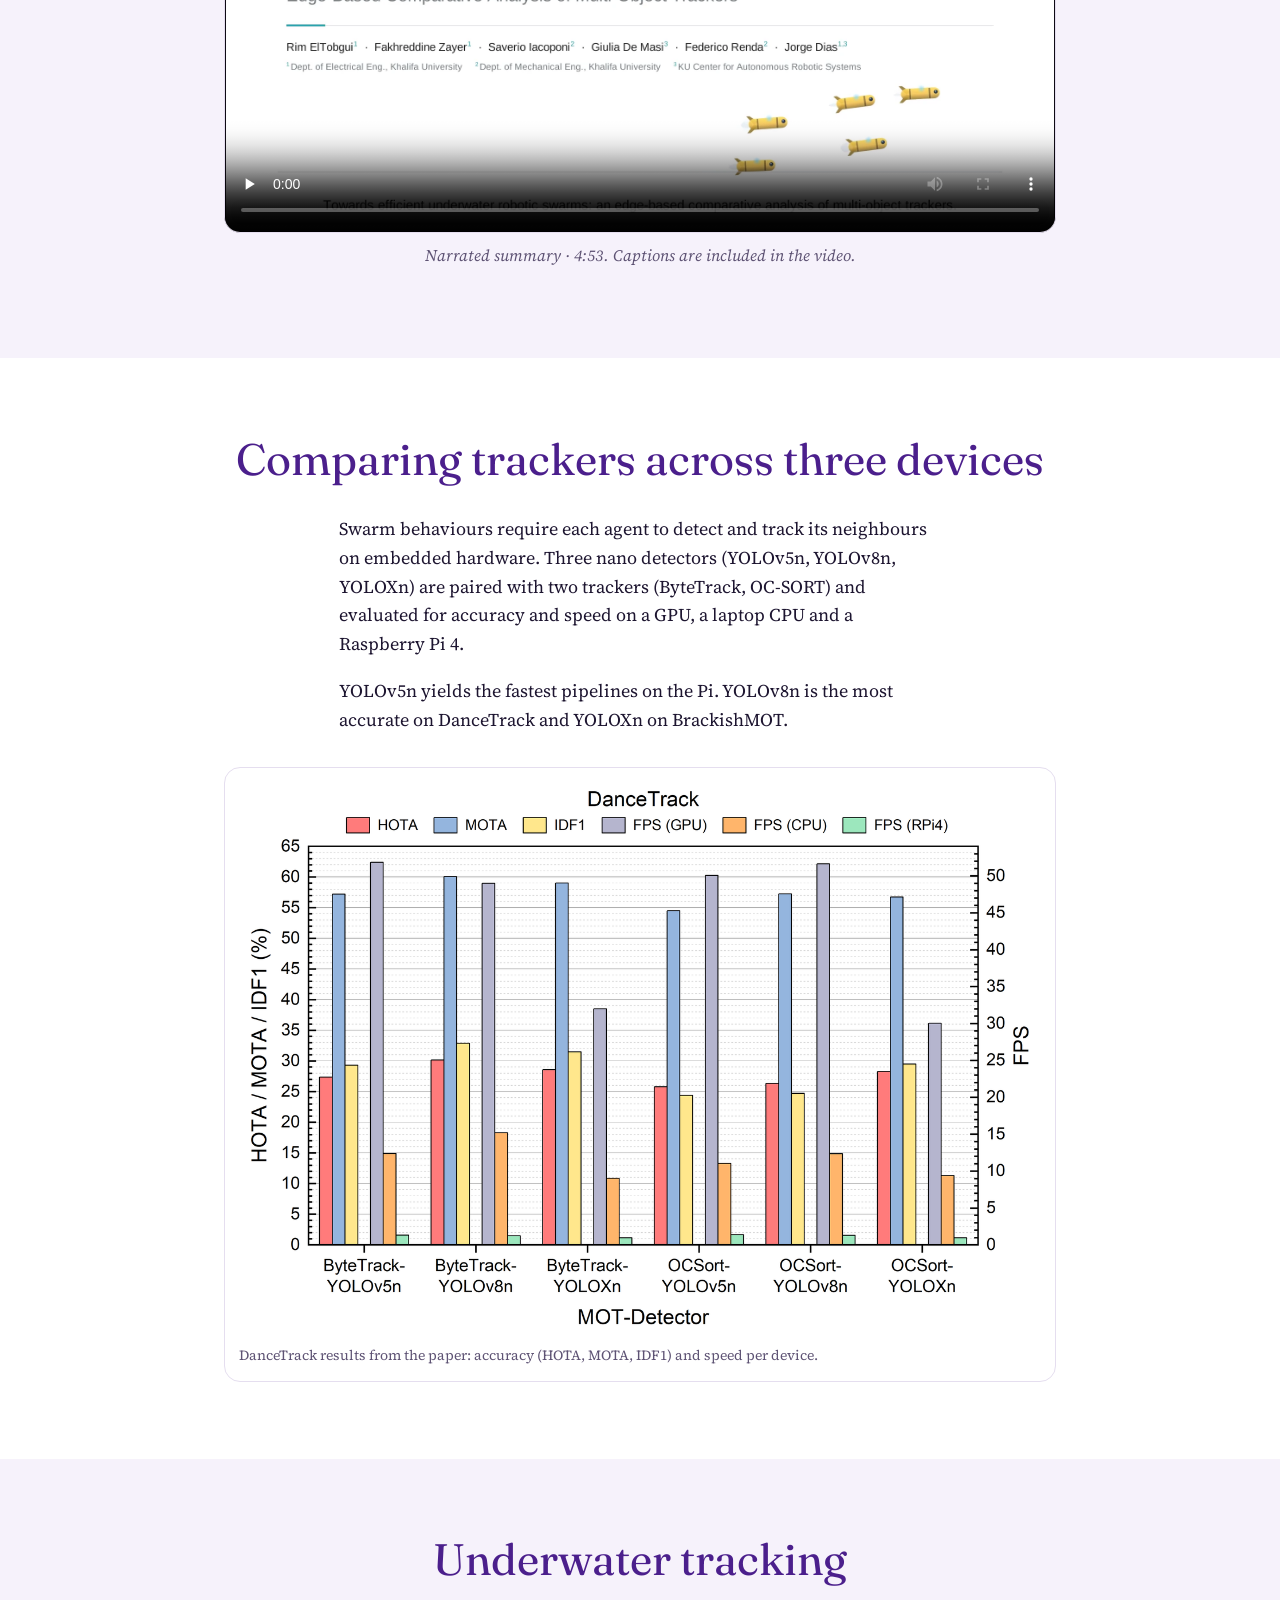
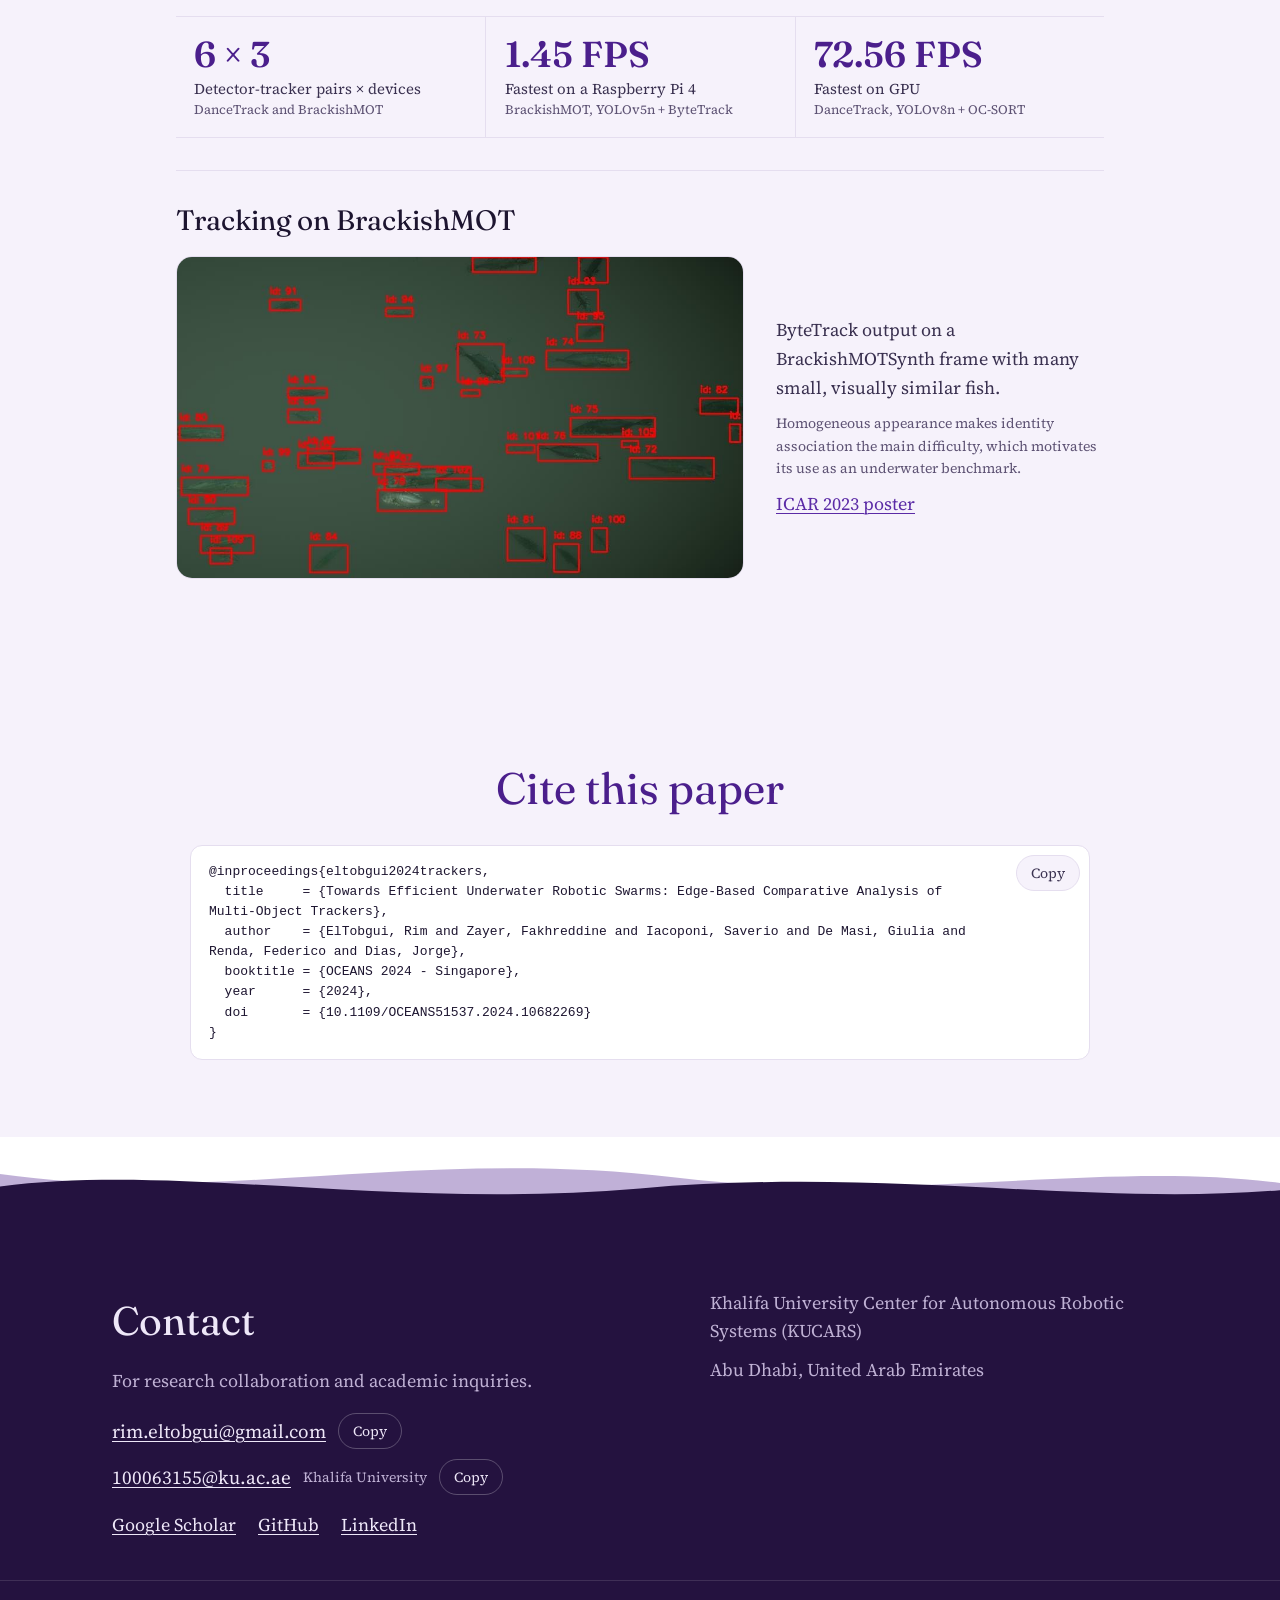
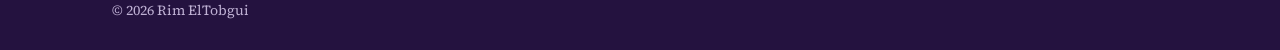
<file: paper-trackers-2024.html>
<!DOCTYPE html>
<html lang="en">
<head>
<meta charset="utf-8">
<meta name="viewport" content="width=device-width, initial-scale=1">
<title>Towards Efficient Underwater Robotic Swarms: Edge-Based Comparative Analysis of Multi-Object Trackers · Rim ElTobgui</title>
<meta name="description" content="Compares nano detectors and tracking-by-detection trackers on DanceTrack and BrackishMOT across GPU, CPU and Raspberry Pi 4.">
<link rel="preconnect" href="https://fonts.googleapis.com">
<link rel="preconnect" href="https://fonts.gstatic.com" crossorigin>
<link href="https://fonts.googleapis.com/css2?family=Fraunces:ital,opsz,wght@0,9..144,400;0,9..144,600;1,9..144,400&family=Source+Serif+4:ital,opsz,wght@0,8..60,400;0,8..60,600;1,8..60,400&display=swap" rel="stylesheet">
<link rel="stylesheet" href="css/site.css">
<link rel="stylesheet" href="css/project.css">
</head>
<body class="project-page">

<nav class="site-nav" aria-label="Main">
  <div class="wrap">
    <a class="brand" href="index.html">Rim ElTobgui</a>
    <div class="nav-links">
      <a href="index.html#research">Research</a>
      <a href="index.html#publications">Publications</a>
      <a href="index.html#posters">Posters</a>
      <a href="index.html#news">News</a>
      <a href="index.html#teaching">Teaching</a>
      <a href="index.html#contact">Contact</a>
      <a class="scholar" href="https://scholar.google.com/citations?user=j8RVJ1IAAAAJ&amp;hl=en">Scholar</a>
      <a class="scholar" href="https://github.com/rimeltobgui">GitHub</a>
    </div>
  </div>
</nav>

<header class="project-cover" style="--cover-image: url('/img/q-brackish.jpg')">
  <div class="cover-inner">
    <h1><span class="project-name">Towards Efficient Underwater Robotic Swarms</span> <span class="project-title">Edge-Based Comparative Analysis of Multi-Object Trackers</span></h1>
    <p class="project-venue">OCEANS 2024, Singapore</p>
    <p class="project-authors"><strong>R. ElTobgui</strong>, F. Zayer, S. Iacoponi, G. De Masi, F. Renda, J. Dias</p>
    <div class="project-resources"><a class="btn btn-primary" href="https://doi.org/10.1109/OCEANS51537.2024.10682269">Paper (DOI)</a><a class="btn btn-ghost" href="#video">Video</a><a class="btn btn-ghost" href="posters/icar2023.pdf">Poster (ICAR 2023)</a><a class="btn btn-ghost" href="#cite">Cite</a></div>
  </div>
  <nav class="project-contents" aria-label="Paper sections">
    <a href="#overview">Overview</a>
    <a href="#video">Video summary</a>
    <a href="#method">Method</a>
    <a href="#results">Results</a>
    <a href="#cite">BibTeX</a>
  </nav>
</header>

<main class="project-story">
<section class="project-intro" id="overview" aria-label="Overview">
  <p>Which detector and tracker can run onboard a robotic fish? This study compares six pairings on DanceTrack and BrackishMOT, measuring accuracy and speed on a GPU, a laptop CPU and a Raspberry Pi 4.</p>
</section>

<section class="section" id="video"><div class="wrap">
<h2 class="section-title">Technical summary</h2>
<div class="paper-video"><video controls preload="none" poster="img/oceans2024-title-slide.webp"><source src="video/oceans2024.mp4" type="video/mp4"></video><p class="venue">Narrated summary · 4:53. Captions are included in the video.</p></div>
</div></section>

<section class="section project-method" id="method"><div class="wrap">
  <h2 class="section-title">Comparing trackers across three devices</h2>
  <div class="project-prose"><p class="over">Swarm behaviours require each agent to detect and track its neighbours on embedded hardware. Three nano detectors (YOLOv5n, YOLOv8n, YOLOXn) are paired with two trackers (ByteTrack, OC-SORT) and evaluated for accuracy and speed on a GPU, a laptop CPU and a Raspberry Pi 4.</p>
<p class="over">YOLOv5n yields the fastest pipelines on the Pi. YOLOv8n is the most accurate on DanceTrack and YOLOXn on BrackishMOT.</p></div>
  <div class="project-figures"><figure class="fig">
          <img src="img/oceans-dancetrack.png" alt="Grouped bar chart from the paper: HOTA, MOTA, IDF1 and FPS on GPU, CPU and Raspberry Pi 4 for six detector-tracker pairs on DanceTrack" loading="lazy" width="1400" height="965">
          <figcaption>DanceTrack results from the paper: accuracy (HOTA, MOTA, IDF1) and speed per device.</figcaption>
        </figure></div>
</div></section>

<section class="section samples-section" id="results"><div class="wrap"><h2 class="section-title">Underwater tracking</h2>
<div class="stats">
          <div class="stat"><b>6 × 3</b><span>Detector-tracker pairs × devices</span><small>DanceTrack and BrackishMOT</small></div>
          <div class="stat"><b>1.45 FPS</b><span>Fastest on a Raspberry Pi 4</span><small>BrackishMOT, YOLOv5n + ByteTrack</small></div>
          <div class="stat"><b>72.56 FPS</b><span>Fastest on GPU</span><small>DanceTrack, YOLOv8n + OC-SORT</small></div>
        </div>
    <div class="sample-group">
      <h3>Tracking on BrackishMOT</h3>
      <div class="sample-wide">
        <figure class="sample"><img src="img/q-brackish.jpg" alt="Dark green underwater frame with dozens of small fish, each in a red box with an ID number" loading="lazy" width="960" height="544"></figure>
        <div class="sample-side">
          <p>ByteTrack output on a BrackishMOTSynth frame with many small, visually similar fish.</p>
          <p class="sample-note">Homogeneous appearance makes identity association the main difficulty, which motivates its use as an underwater benchmark.</p>
          <a href="posters/icar2023.pdf">ICAR 2023 poster</a>
        </div>
      </div>
    </div>
</div></section>

<section class="section" id="cite"><div class="wrap"><h2 class="section-title">Cite this paper</h2>
<div class="bibbox"><pre>@inproceedings{eltobgui2024trackers,
  title     = {Towards Efficient Underwater Robotic Swarms: Edge-Based Comparative Analysis of Multi-Object Trackers},
  author    = {ElTobgui, Rim and Zayer, Fakhreddine and Iacoponi, Saverio and De Masi, Giulia and Renda, Federico and Dias, Jorge},
  booktitle = {OCEANS 2024 - Singapore},
  year      = {2024},
  doi       = {10.1109/OCEANS51537.2024.10682269}
}</pre><button type="button" class="copy">Copy</button></div></div></section>
</main>

<footer id="contact">
  <svg class="foot-wave" viewBox="0 0 1440 80" preserveAspectRatio="none" aria-hidden="true"><path class="w2" d="M0,30 C240,64 480,0 760,34 C1020,64 1240,14 1440,40 L1440,80 L0,80 Z"/><path class="w1" d="M0,44 C200,18 440,70 720,46 C1000,22 1220,66 1440,48 L1440,80 L0,80 Z"/></svg>
  <div class="wrap">
    <div style="flex: 1 1 420px; min-width: 0">
      <h2>Contact</h2>
      <p>For research collaboration and academic inquiries.</p>
      <ul class="emails">
        <li><a href="mailto:rim.eltobgui@gmail.com">rim.eltobgui@gmail.com</a><button type="button" class="copy-mail" data-mail="rim.eltobgui@gmail.com">Copy</button></li>
        <li><a href="mailto:100063155@ku.ac.ae">100063155@ku.ac.ae</a><span class="mail-note">Khalifa University</span><button type="button" class="copy-mail" data-mail="100063155@ku.ac.ae">Copy</button></li>
      </ul>
      <div class="foot-links">
        <a href="https://scholar.google.com/citations?user=j8RVJ1IAAAAJ&amp;hl=en">Google Scholar</a>
        <a href="https://github.com/rimeltobgui">GitHub</a>
        <a href="https://www.linkedin.com/in/rimeltobgui">LinkedIn</a>
      </div>
    </div>
    <div style="flex: 1 1 320px; min-width: 0">
      <p>Khalifa University Center for Autonomous Robotic Systems (KUCARS)</p>
      <p>Abu Dhabi, United Arab Emirates</p>
    </div>
  </div>
  <div class="copyright"><div class="wrap">© 2026 Rim ElTobgui</div></div>
</footer>

<script>
(function () {
  var chips = document.querySelectorAll('.chip');
  var pubs = document.querySelectorAll('.pub');
  var count = document.getElementById('pub-count');
  function apply(filter) {
    var n = 0;
    pubs.forEach(function (p) {
      var show = filter === 'all' || p.getAttribute('data-type') === filter;
      p.hidden = !show;
      if (show) n++;
    });
    count.textContent = n + (n === 1 ? ' paper' : ' papers');
    chips.forEach(function (c) { c.setAttribute('aria-pressed', c.getAttribute('data-filter') === filter ? 'true' : 'false'); });
  }
  chips.forEach(function (c) { c.addEventListener('click', function () { apply(c.getAttribute('data-filter')); }); });

  document.querySelectorAll('.copy').forEach(function (btn) {
    btn.addEventListener('click', function () {
      var text = btn.parentElement.querySelector('pre').textContent;
      var done = function (msg) { btn.textContent = msg; setTimeout(function () { btn.textContent = 'Copy'; }, 1600); };
      try {
        navigator.clipboard.writeText(text).then(function () { done('Copied'); }, function () { done('Select and copy'); });
      } catch (e) { done('Select and copy'); }
    });
  });

  document.querySelectorAll('.copy-mail').forEach(function (btn) {
    btn.addEventListener('click', function () {
      var done = function (msg) { btn.textContent = msg; setTimeout(function () { btn.textContent = 'Copy'; }, 1600); };
      try {
        navigator.clipboard.writeText(btn.getAttribute('data-mail')).then(function () { done('Copied'); }, function () { done('Select and copy'); });
      } catch (e) { done('Select and copy'); }
    });
  });

  // Opening a video link plays nothing by itself; reset the filter so linked papers are visible.
  document.querySelectorAll('a[href^="#pub-"]').forEach(function (a) {
    a.addEventListener('click', function () { apply('all'); });
  });
})();
</script>
</body>
</html>
</file>
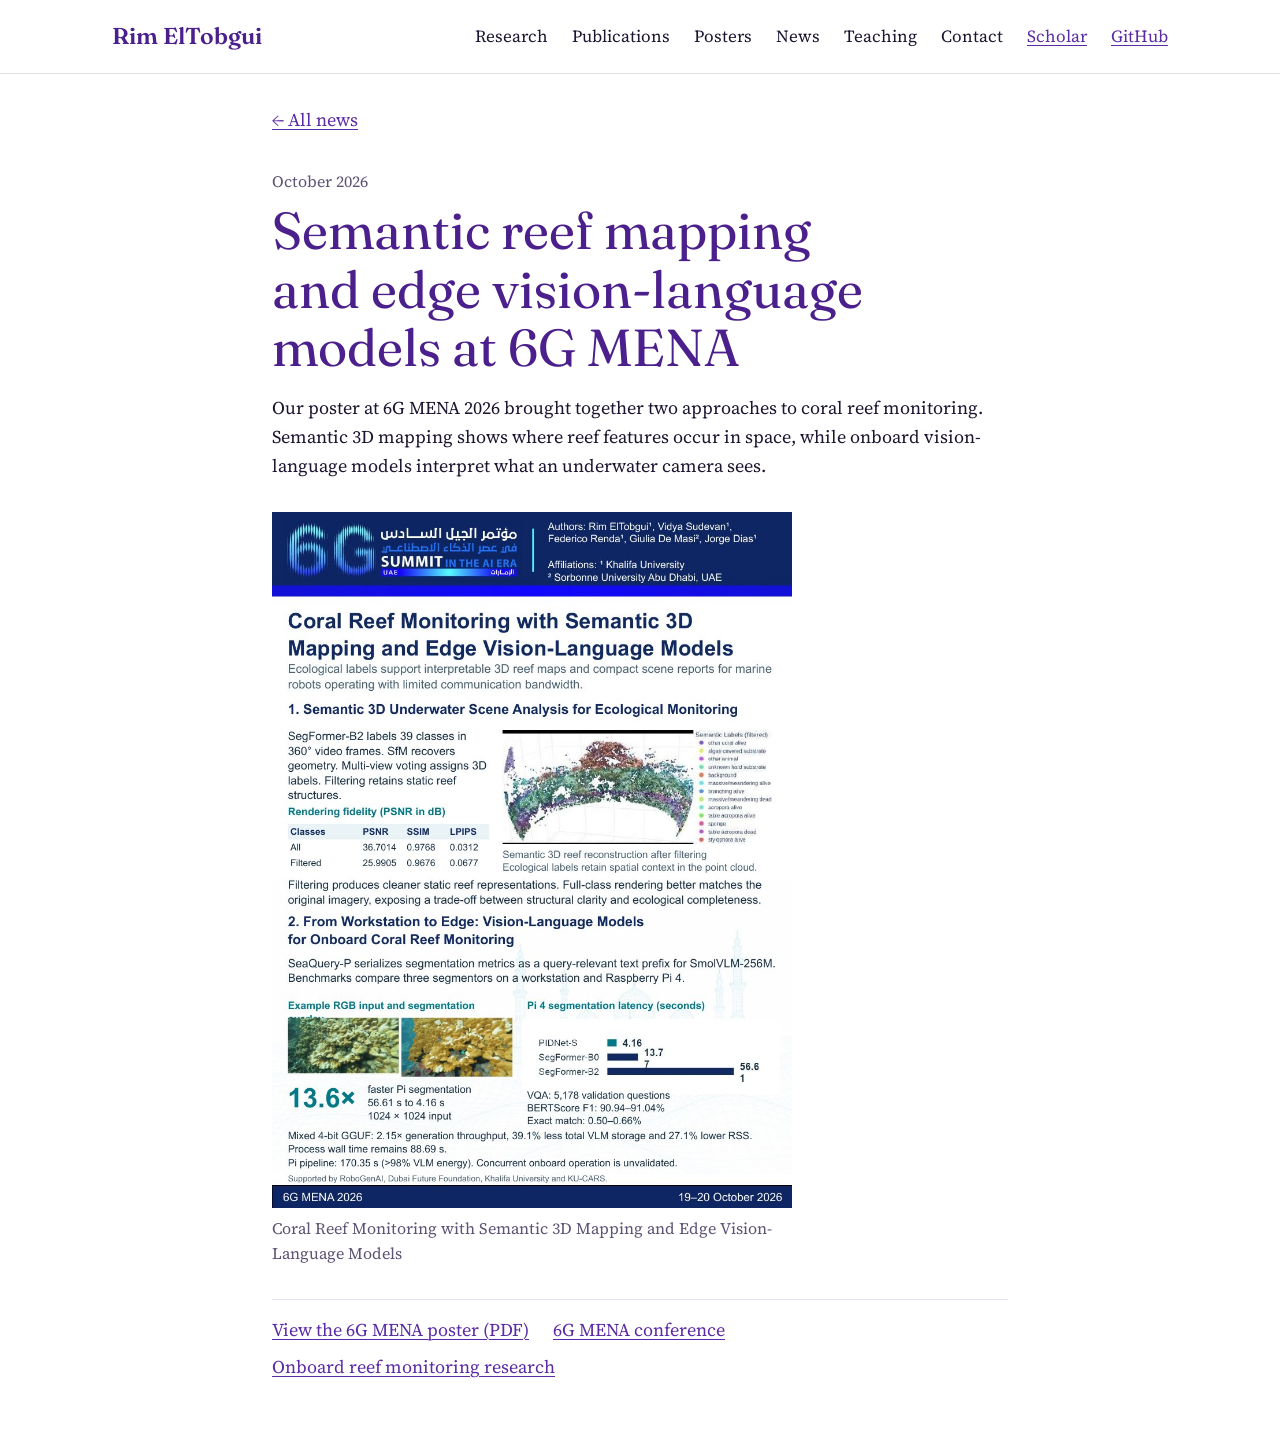
<file: news/6g-mena.html>
<!DOCTYPE html>
<html lang="en">
<head>
<meta charset="utf-8">
<meta name="viewport" content="width=device-width, initial-scale=1">
<title>Semantic reef mapping and edge vision-language models at 6G MENA · Rim ElTobgui</title>
<meta name="description" content="Our poster at 6G MENA 2026 brought together two approaches to coral reef monitoring.">
<link rel="preconnect" href="https://fonts.googleapis.com">
<link rel="preconnect" href="https://fonts.gstatic.com" crossorigin>
<link href="https://fonts.googleapis.com/css2?family=Fraunces:ital,opsz,wght@0,9..144,400;0,9..144,600;1,9..144,400&family=Source+Serif+4:ital,opsz,wght@0,8..60,400;0,8..60,600;1,8..60,400&display=swap" rel="stylesheet">
<link rel="stylesheet" href="../css/site.css">
</head>
<body>

<nav class="site-nav" aria-label="Main">
  <div class="wrap">
    <a class="brand" href="../index.html">Rim ElTobgui</a>
    <div class="nav-links">
      <a href="../index.html#research">Research</a>
      <a href="../index.html#publications">Publications</a>
      <a href="../index.html#posters">Posters</a>
      <a href="../index.html#news">News</a>
      <a href="../index.html#teaching">Teaching</a>
      <a href="../index.html#contact">Contact</a>
      <a class="scholar" href="https://scholar.google.com/citations?user=j8RVJ1IAAAAJ&amp;hl=en">Scholar</a>
      <a class="scholar" href="https://github.com/rimeltobgui">GitHub</a>
    </div>
  </div>
</nav>

<main class="news-post wrap">
  <a href="../index.html#news">← All news</a>
  <article>
    <header><time datetime="2026-10">October 2026</time><h1>Semantic reef mapping and edge vision-language models at 6G MENA</h1></header>
    <p>Our poster at 6G MENA 2026 brought together two approaches to coral reef monitoring. Semantic 3D mapping shows where reef features occur in space, while onboard vision-language models interpret what an underwater camera sees.</p>
    <figure class="news-visual poster-preview">
      <a href="../posters/6gmena2026.pdf"><img src="../img/posters/6gmena2026.jpg" alt="Poster on semantic 3D reef mapping and onboard vision-language models" width="900" height="1203"></a>
      <figcaption>Coral Reef Monitoring with Semantic 3D Mapping and Edge Vision-Language Models</figcaption>
    </figure>
    <nav aria-label="Related resources">
      <ul class="news-resources">
        <li><a href="../posters/6gmena2026.pdf">View the 6G MENA poster (PDF)</a></li>
        <li><a href="https://6g-mena.com/">6G MENA conference</a></li>
        <li><a href="../paper-edge-2026.html">Onboard reef monitoring research</a></li>
      </ul>
    </nav>
  </article>
</main>
</body>
</html>
</file>
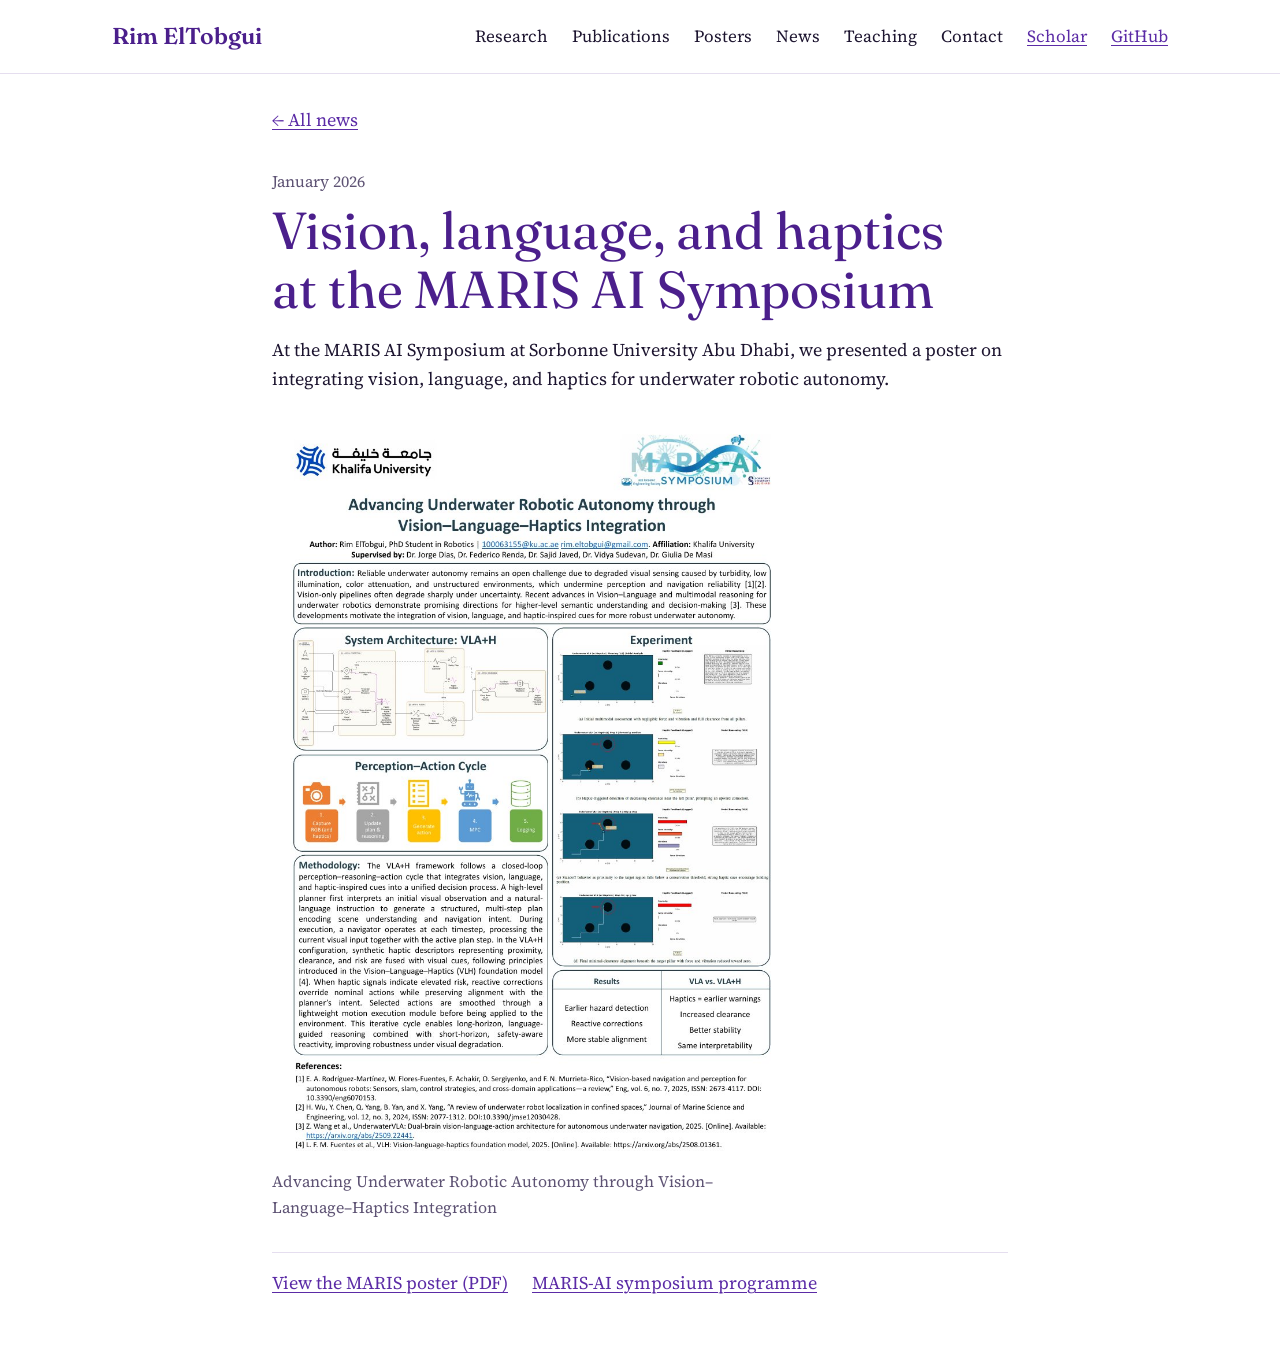
<file: news/maris-ai-symposium.html>
<!DOCTYPE html>
<html lang="en">
<head>
<meta charset="utf-8">
<meta name="viewport" content="width=device-width, initial-scale=1">
<title>Vision, language, and haptics at the MARIS AI Symposium · Rim ElTobgui</title>
<meta name="description" content="At the MARIS AI Symposium at Sorbonne University Abu Dhabi, we presented a poster on integrating vision, language, and haptics for underwater robotic autonomy.">
<link rel="preconnect" href="https://fonts.googleapis.com">
<link rel="preconnect" href="https://fonts.gstatic.com" crossorigin>
<link href="https://fonts.googleapis.com/css2?family=Fraunces:ital,opsz,wght@0,9..144,400;0,9..144,600;1,9..144,400&family=Source+Serif+4:ital,opsz,wght@0,8..60,400;0,8..60,600;1,8..60,400&display=swap" rel="stylesheet">
<link rel="stylesheet" href="../css/site.css">
</head>
<body>

<nav class="site-nav" aria-label="Main">
  <div class="wrap">
    <a class="brand" href="../index.html">Rim ElTobgui</a>
    <div class="nav-links">
      <a href="../index.html#research">Research</a>
      <a href="../index.html#publications">Publications</a>
      <a href="../index.html#posters">Posters</a>
      <a href="../index.html#news">News</a>
      <a href="../index.html#teaching">Teaching</a>
      <a href="../index.html#contact">Contact</a>
      <a class="scholar" href="https://scholar.google.com/citations?user=j8RVJ1IAAAAJ&amp;hl=en">Scholar</a>
      <a class="scholar" href="https://github.com/rimeltobgui">GitHub</a>
    </div>
  </div>
</nav>

<main class="news-post wrap">
  <a href="../index.html#news">← All news</a>
  <article>
    <header><time datetime="2026-01">January 2026</time><h1>Vision, language, and haptics at the MARIS AI Symposium</h1></header>
    <p>At the MARIS AI Symposium at Sorbonne University Abu Dhabi, we presented a poster on integrating vision, language, and haptics for underwater robotic autonomy.</p>
    <figure class="news-visual poster-preview">
      <a href="../posters/maris2026.pdf"><img src="../img/posters/maris2026.jpg" alt="MARIS poster on integrating vision, language, and haptics for underwater robots" width="900" height="1273"></a>
      <figcaption>Advancing Underwater Robotic Autonomy through Vision–Language–Haptics Integration</figcaption>
    </figure>
    <nav aria-label="Related resources">
      <ul class="news-resources">
        <li><a href="../posters/maris2026.pdf">View the MARIS poster (PDF)</a></li>
        <li><a href="https://www.sorbonne.ae/events/symposium-marine-ai-and-robotics-for-innovation-and-sustainability">MARIS-AI symposium programme</a></li>
      </ul>
    </nav>
  </article>
</main>
</body>
</html>
</file>
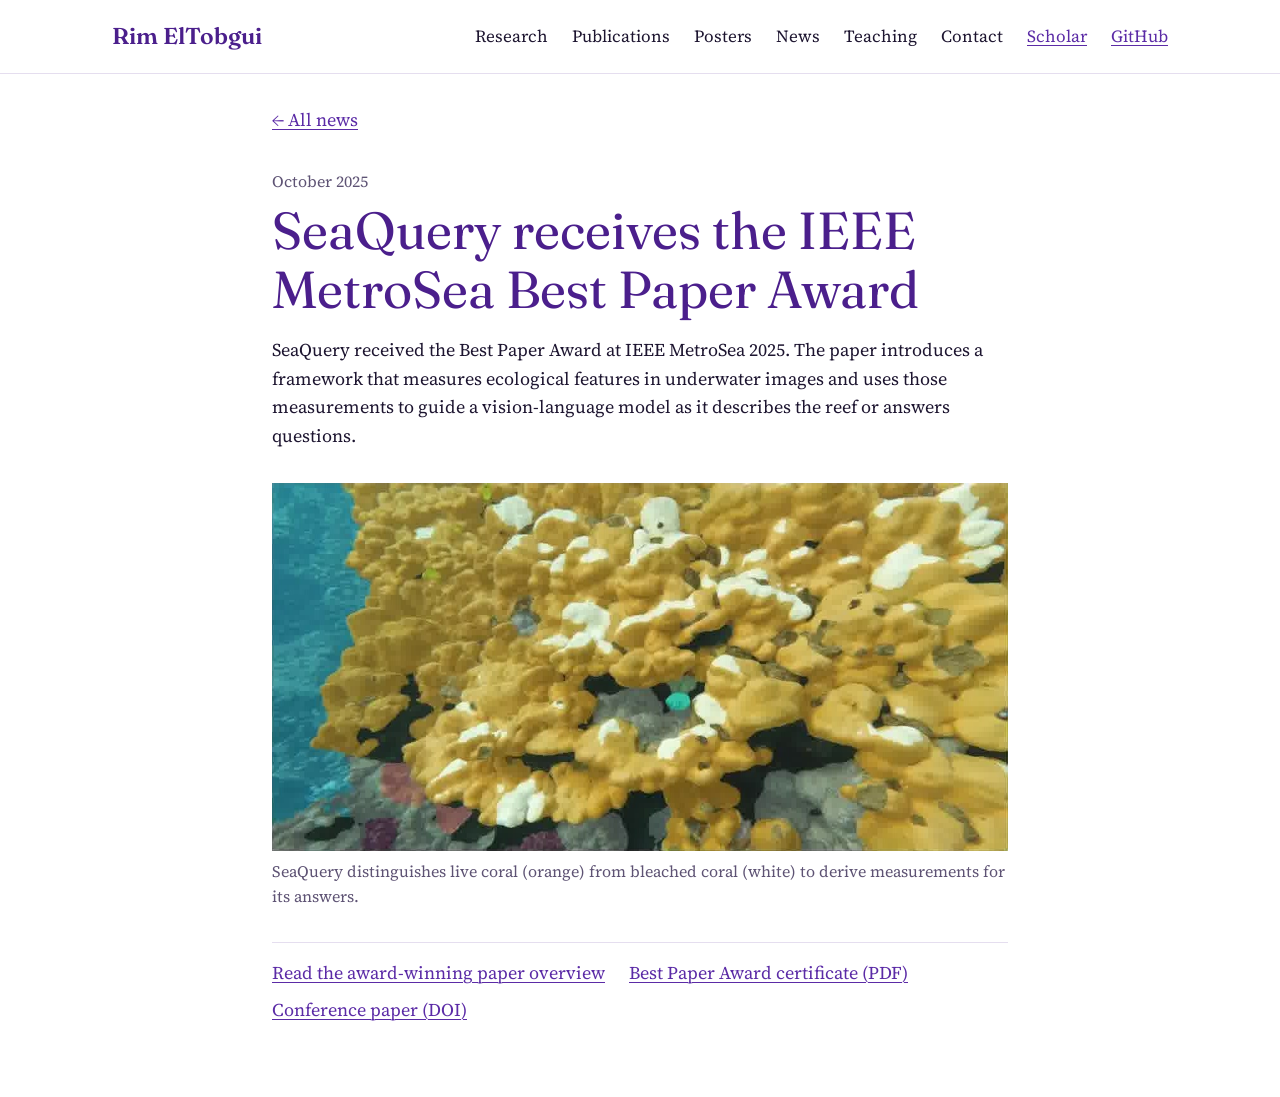
<file: news/metrosea-best-paper.html>
<!DOCTYPE html>
<html lang="en">
<head>
<meta charset="utf-8">
<meta name="viewport" content="width=device-width, initial-scale=1">
<title>SeaQuery receives the IEEE MetroSea Best Paper Award · Rim ElTobgui</title>
<meta name="description" content="SeaQuery received the Best Paper Award at IEEE MetroSea 2025.">
<link rel="preconnect" href="https://fonts.googleapis.com">
<link rel="preconnect" href="https://fonts.gstatic.com" crossorigin>
<link href="https://fonts.googleapis.com/css2?family=Fraunces:ital,opsz,wght@0,9..144,400;0,9..144,600;1,9..144,400&family=Source+Serif+4:ital,opsz,wght@0,8..60,400;0,8..60,600;1,8..60,400&display=swap" rel="stylesheet">
<link rel="stylesheet" href="../css/site.css">
</head>
<body>

<nav class="site-nav" aria-label="Main">
  <div class="wrap">
    <a class="brand" href="../index.html">Rim ElTobgui</a>
    <div class="nav-links">
      <a href="../index.html#research">Research</a>
      <a href="../index.html#publications">Publications</a>
      <a href="../index.html#posters">Posters</a>
      <a href="../index.html#news">News</a>
      <a href="../index.html#teaching">Teaching</a>
      <a href="../index.html#contact">Contact</a>
      <a class="scholar" href="https://scholar.google.com/citations?user=j8RVJ1IAAAAJ&amp;hl=en">Scholar</a>
      <a class="scholar" href="https://github.com/rimeltobgui">GitHub</a>
    </div>
  </div>
</nav>

<main class="news-post wrap">
  <a href="../index.html#news">← All news</a>
  <article>
    <header><time datetime="2025-10">October 2025</time><h1>SeaQuery receives the IEEE MetroSea Best Paper Award</h1></header>
    <p>SeaQuery received the Best Paper Award at IEEE MetroSea 2025. The paper introduces a framework that measures ecological features in underwater images and uses those measurements to guide a vision-language model as it describes the reef or answers questions.</p>
    <figure class="news-visual">
      <a href="../img/sq25-overlay.jpg"><img src="../img/sq25-overlay.jpg" alt="Segmentation overlay on a reef image showing live and bleached coral" width="1161" height="580"></a>
      <figcaption>SeaQuery distinguishes live coral (orange) from bleached coral (white) to derive measurements for its answers.</figcaption>
    </figure>
    <nav aria-label="Related resources">
      <ul class="news-resources">
        <li><a href="../paper-seaquery-2025.html">Read the award-winning paper overview</a></li>
        <li><a href="https://metrosea.org/ms2025/files/BestPaper.pdf">Best Paper Award certificate (PDF)</a></li>
        <li><a href="https://doi.org/10.1109/MetroSea66681.2025.11245715">Conference paper (DOI)</a></li>
      </ul>
    </nav>
  </article>
</main>
</body>
</html>
</file>
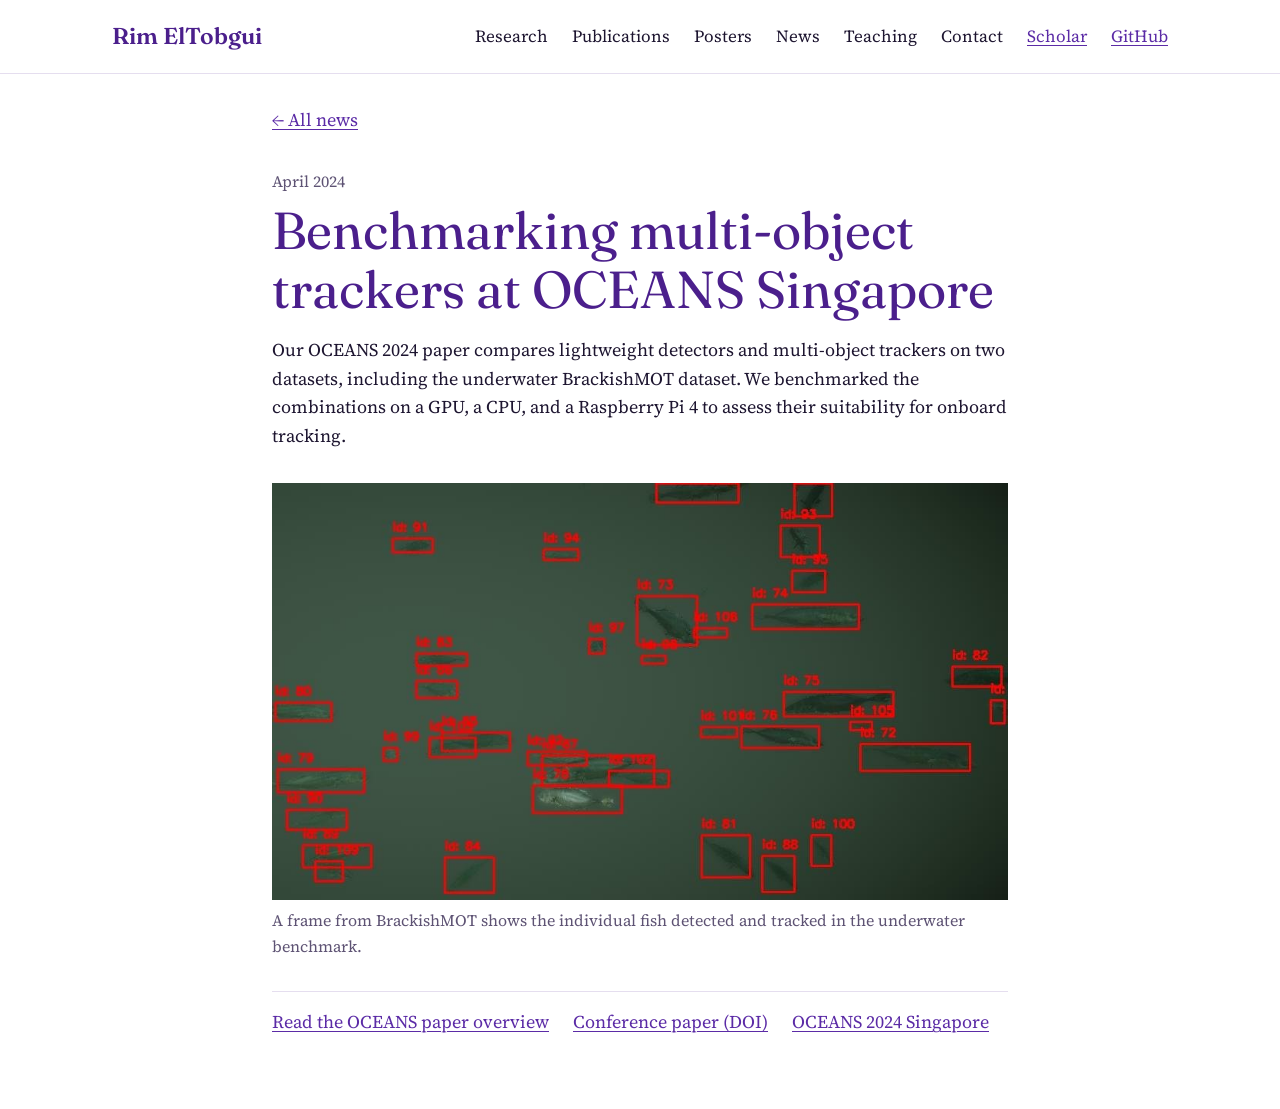
<file: news/oceans-singapore.html>
<!DOCTYPE html>
<html lang="en">
<head>
<meta charset="utf-8">
<meta name="viewport" content="width=device-width, initial-scale=1">
<title>Benchmarking multi-object trackers at OCEANS Singapore · Rim ElTobgui</title>
<meta name="description" content="Our OCEANS 2024 paper compares lightweight detectors and multi-object trackers on two datasets, including the underwater BrackishMOT dataset.">
<link rel="preconnect" href="https://fonts.googleapis.com">
<link rel="preconnect" href="https://fonts.gstatic.com" crossorigin>
<link href="https://fonts.googleapis.com/css2?family=Fraunces:ital,opsz,wght@0,9..144,400;0,9..144,600;1,9..144,400&family=Source+Serif+4:ital,opsz,wght@0,8..60,400;0,8..60,600;1,8..60,400&display=swap" rel="stylesheet">
<link rel="stylesheet" href="../css/site.css">
</head>
<body>

<nav class="site-nav" aria-label="Main">
  <div class="wrap">
    <a class="brand" href="../index.html">Rim ElTobgui</a>
    <div class="nav-links">
      <a href="../index.html#research">Research</a>
      <a href="../index.html#publications">Publications</a>
      <a href="../index.html#posters">Posters</a>
      <a href="../index.html#news">News</a>
      <a href="../index.html#teaching">Teaching</a>
      <a href="../index.html#contact">Contact</a>
      <a class="scholar" href="https://scholar.google.com/citations?user=j8RVJ1IAAAAJ&amp;hl=en">Scholar</a>
      <a class="scholar" href="https://github.com/rimeltobgui">GitHub</a>
    </div>
  </div>
</nav>

<main class="news-post wrap">
  <a href="../index.html#news">← All news</a>
  <article>
    <header><time datetime="2024-04">April 2024</time><h1>Benchmarking multi-object trackers at OCEANS Singapore</h1></header>
    <p>Our OCEANS 2024 paper compares lightweight detectors and multi-object trackers on two datasets, including the underwater BrackishMOT dataset. We benchmarked the combinations on a GPU, a CPU, and a Raspberry Pi 4 to assess their suitability for onboard tracking.</p>
    <figure class="news-visual">
      <a href="../img/q-brackish.jpg"><img src="../img/q-brackish.jpg" alt="Tracked fish in an underwater BrackishMOT frame, each labelled with a bounding box and an ID" width="960" height="544"></a>
      <figcaption>A frame from BrackishMOT shows the individual fish detected and tracked in the underwater benchmark.</figcaption>
    </figure>
    <nav aria-label="Related resources">
      <ul class="news-resources">
        <li><a href="../paper-trackers-2024.html">Read the OCEANS paper overview</a></li>
        <li><a href="https://doi.org/10.1109/OCEANS51537.2024.10682269">Conference paper (DOI)</a></li>
        <li><a href="https://singapore24.oceansconference.org/">OCEANS 2024 Singapore</a></li>
      </ul>
    </nav>
  </article>
</main>
</body>
</html>
</file>
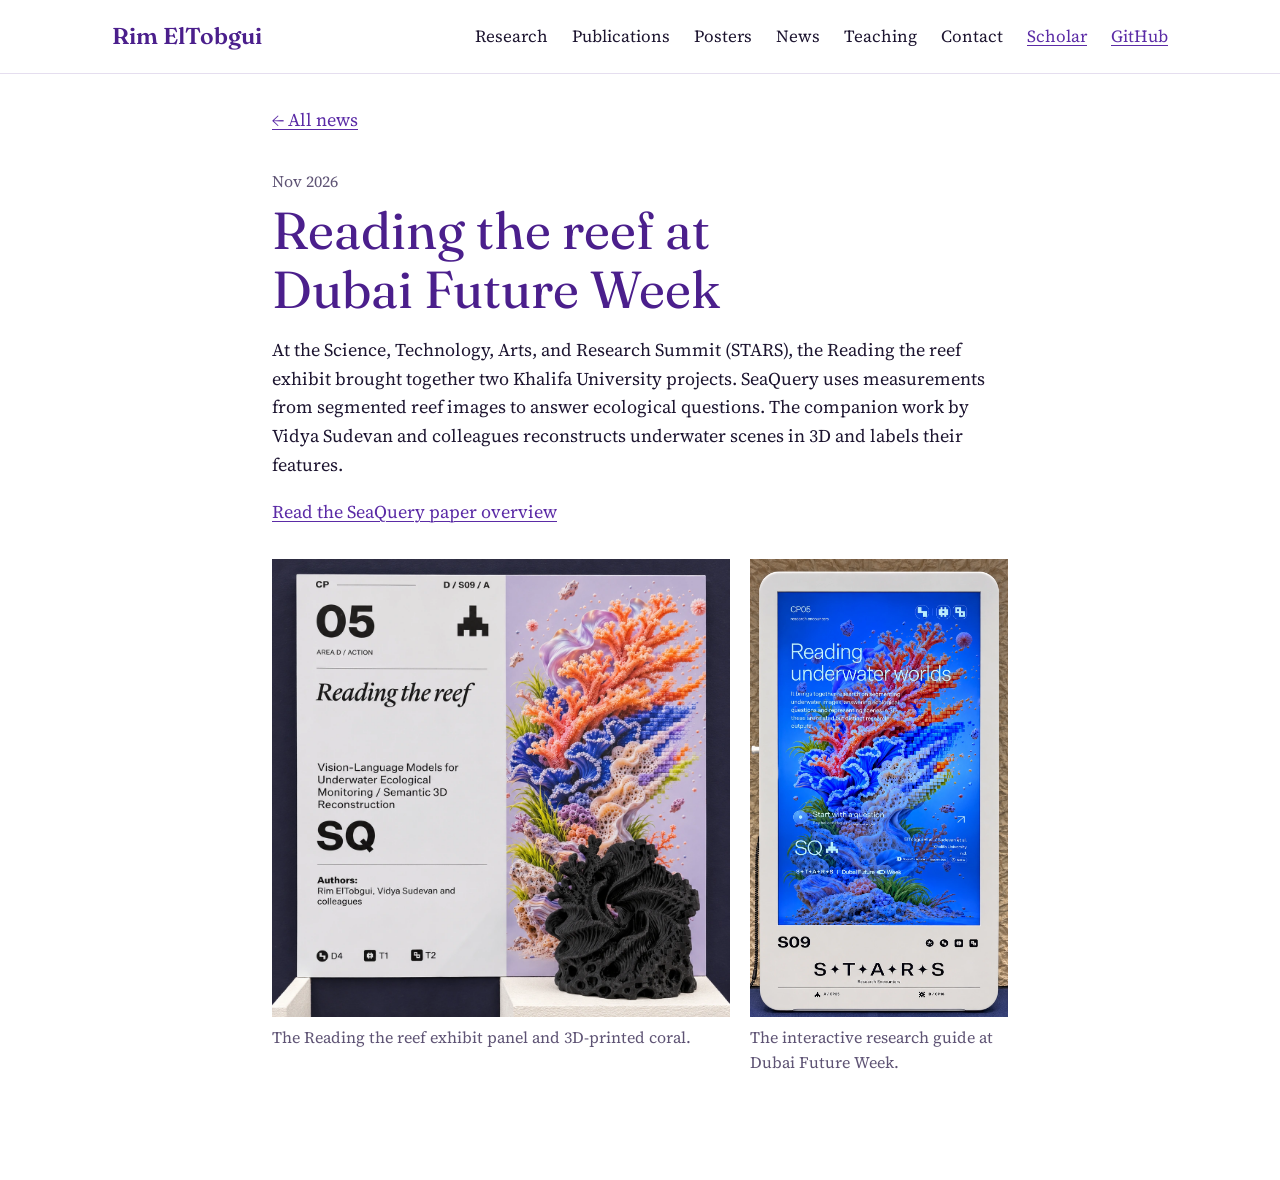
<file: news/reading-the-reef.html>
<!DOCTYPE html>
<html lang="en">
<head>
<meta charset="utf-8">
<meta name="viewport" content="width=device-width, initial-scale=1">
<title>Reading the reef at Dubai Future Week · Rim ElTobgui</title>
<meta name="description" content="At the Science, Technology, Arts, and Research Summit (STARS), the Reading the reef exhibit brought together two Khalifa University projects.">
<link rel="preconnect" href="https://fonts.googleapis.com">
<link rel="preconnect" href="https://fonts.gstatic.com" crossorigin>
<link href="https://fonts.googleapis.com/css2?family=Fraunces:ital,opsz,wght@0,9..144,400;0,9..144,600;1,9..144,400&family=Source+Serif+4:ital,opsz,wght@0,8..60,400;0,8..60,600;1,8..60,400&display=swap" rel="stylesheet">
<link rel="stylesheet" href="../css/site.css">
<style>
.exhibit-pair { display: grid; grid-template-columns: minmax(0, 1fr) minmax(0, .5628fr); align-items: start; gap: clamp(10px, 2vw, 20px); margin: 32px 0; }
.exhibit-pair figure { margin: 0; }
</style>
</head>
<body>

<nav class="site-nav" aria-label="Main">
  <div class="wrap">
    <a class="brand" href="../index.html">Rim ElTobgui</a>
    <div class="nav-links">
      <a href="../index.html#research">Research</a>
      <a href="../index.html#publications">Publications</a>
      <a href="../index.html#posters">Posters</a>
      <a href="../index.html#news">News</a>
      <a href="../index.html#teaching">Teaching</a>
      <a href="../index.html#contact">Contact</a>
      <a class="scholar" href="https://scholar.google.com/citations?user=j8RVJ1IAAAAJ&amp;hl=en">Scholar</a>
      <a class="scholar" href="https://github.com/rimeltobgui">GitHub</a>
    </div>
  </div>
</nav>

<main class="news-post wrap">
  <a href="../index.html#news">← All news</a>
  <article>
    <header><time datetime="2026-11">Nov 2026</time><h1>Reading the reef at Dubai Future Week</h1></header>
    <p>At the Science, Technology, Arts, and Research Summit (STARS), the Reading the reef exhibit brought together two Khalifa University projects. SeaQuery uses measurements from segmented reef images to answer ecological questions. The companion work by Vidya Sudevan and colleagues reconstructs underwater scenes in 3D and labels their features.</p>
    <p><a href="../paper-seaquery-2025.html">Read the SeaQuery paper overview</a></p>
    <div class="exhibit-pair">
      <figure>
        <a href="../img/stars/reading-the-reef.webp"><img src="../img/stars/reading-the-reef.webp" alt="Reading the reef exhibit panel beside the black 3D-printed coral" width="1254" height="1254" style="display:block;width:100%;height:auto"></a>
        <figcaption>The Reading the reef exhibit panel and 3D-printed coral.</figcaption>
      </figure>
      <figure>
        <a href="../img/stars/reading-underwater-worlds.webp"><img src="../img/stars/reading-underwater-worlds.webp" alt="STARS kiosk displaying Reading underwater worlds" width="941" height="1672" style="display:block;width:100%;height:auto"></a>
        <figcaption>The interactive research guide at Dubai Future Week.</figcaption>
      </figure>
    </div>
  </article>
</main>
</body>
</html>
</file>
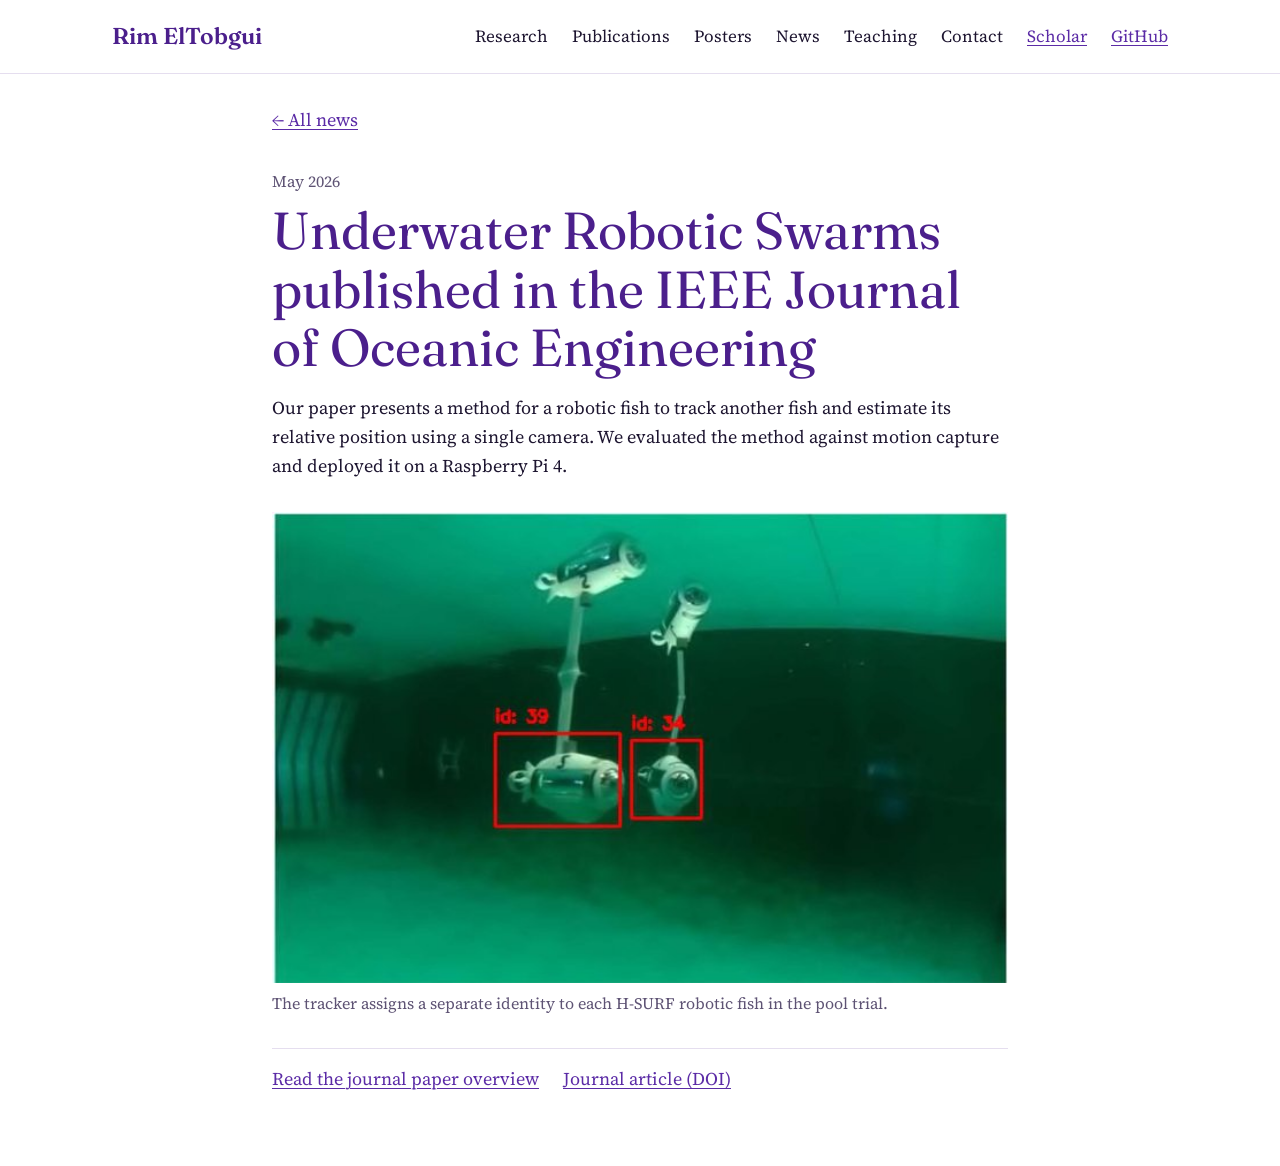
<file: news/underwater-robotic-swarms.html>
<!DOCTYPE html>
<html lang="en">
<head>
<meta charset="utf-8">
<meta name="viewport" content="width=device-width, initial-scale=1">
<title>Underwater Robotic Swarms published in the IEEE Journal of Oceanic Engineering · Rim ElTobgui</title>
<meta name="description" content="Our paper presents a method for a robotic fish to track another fish and estimate its relative position using a single camera.">
<link rel="preconnect" href="https://fonts.googleapis.com">
<link rel="preconnect" href="https://fonts.gstatic.com" crossorigin>
<link href="https://fonts.googleapis.com/css2?family=Fraunces:ital,opsz,wght@0,9..144,400;0,9..144,600;1,9..144,400&family=Source+Serif+4:ital,opsz,wght@0,8..60,400;0,8..60,600;1,8..60,400&display=swap" rel="stylesheet">
<link rel="stylesheet" href="../css/site.css">
</head>
<body>

<nav class="site-nav" aria-label="Main">
  <div class="wrap">
    <a class="brand" href="../index.html">Rim ElTobgui</a>
    <div class="nav-links">
      <a href="../index.html#research">Research</a>
      <a href="../index.html#publications">Publications</a>
      <a href="../index.html#posters">Posters</a>
      <a href="../index.html#news">News</a>
      <a href="../index.html#teaching">Teaching</a>
      <a href="../index.html#contact">Contact</a>
      <a class="scholar" href="https://scholar.google.com/citations?user=j8RVJ1IAAAAJ&amp;hl=en">Scholar</a>
      <a class="scholar" href="https://github.com/rimeltobgui">GitHub</a>
    </div>
  </div>
</nav>

<main class="news-post wrap">
  <a href="../index.html#news">← All news</a>
  <article>
    <header><time datetime="2026-05">May 2026</time><h1>Underwater Robotic Swarms published in the IEEE Journal of Oceanic Engineering</h1></header>
    <p>Our paper presents a method for a robotic fish to track another fish and estimate its relative position using a single camera. We evaluated the method against motion capture and deployed it on a Raspberry Pi 4.</p>
    <figure class="news-visual">
      <a href="../img/q-trk1.jpg"><img src="../img/q-trk1.jpg" alt="Two H-SURF robotic fish in a pool with tracking boxes and identity labels" width="640" height="409"></a>
      <figcaption>The tracker assigns a separate identity to each H-SURF robotic fish in the pool trial.</figcaption>
    </figure>
    <nav aria-label="Related resources">
      <ul class="news-resources">
        <li><a href="../paper-swarms-2026.html">Read the journal paper overview</a></li>
        <li><a href="https://doi.org/10.1109/JOE.2026.3678798">Journal article (DOI)</a></li>
      </ul>
    </nav>
  </article>
</main>
</body>
</html>
</file>
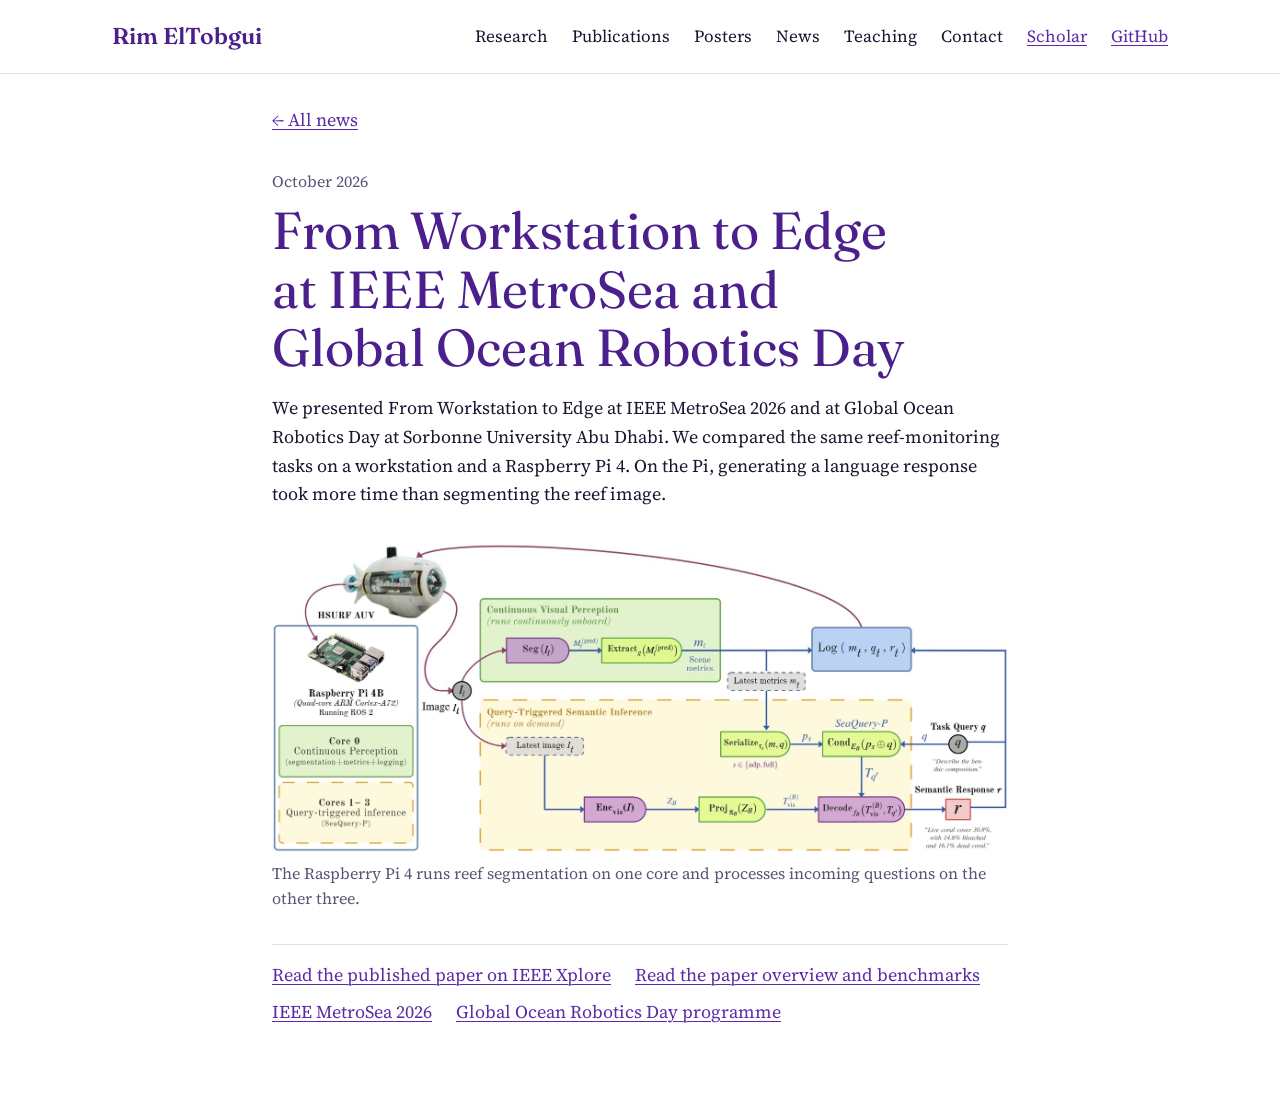
<file: news/workstation-to-edge.html>
<!DOCTYPE html>
<html lang="en">
<head>
<meta charset="utf-8">
<meta name="viewport" content="width=device-width, initial-scale=1">
<title>From Workstation to Edge at IEEE MetroSea and Global Ocean Robotics Day · Rim ElTobgui</title>
<meta name="description" content="We presented From Workstation to Edge at IEEE MetroSea 2026 and at Global Ocean Robotics Day at Sorbonne University Abu Dhabi.">
<link rel="preconnect" href="https://fonts.googleapis.com">
<link rel="preconnect" href="https://fonts.gstatic.com" crossorigin>
<link href="https://fonts.googleapis.com/css2?family=Fraunces:ital,opsz,wght@0,9..144,400;0,9..144,600;1,9..144,400&family=Source+Serif+4:ital,opsz,wght@0,8..60,400;0,8..60,600;1,8..60,400&display=swap" rel="stylesheet">
<link rel="stylesheet" href="../css/site.css">
</head>
<body>

<nav class="site-nav" aria-label="Main">
  <div class="wrap">
    <a class="brand" href="../index.html">Rim ElTobgui</a>
    <div class="nav-links">
      <a href="../index.html#research">Research</a>
      <a href="../index.html#publications">Publications</a>
      <a href="../index.html#posters">Posters</a>
      <a href="../index.html#news">News</a>
      <a href="../index.html#teaching">Teaching</a>
      <a href="../index.html#contact">Contact</a>
      <a class="scholar" href="https://scholar.google.com/citations?user=j8RVJ1IAAAAJ&amp;hl=en">Scholar</a>
      <a class="scholar" href="https://github.com/rimeltobgui">GitHub</a>
    </div>
  </div>
</nav>

<main class="news-post wrap">
  <a href="../index.html#news">← All news</a>
  <article>
    <header><time datetime="2026-10">October 2026</time><h1>From Workstation to Edge at IEEE MetroSea and Global Ocean Robotics Day</h1></header>
    <p>We presented From Workstation to Edge at IEEE MetroSea 2026 and at Global Ocean Robotics Day at Sorbonne University Abu Dhabi. We compared the same reef-monitoring tasks on a workstation and a Raspberry Pi 4. On the Pi, generating a language response took more time than segmenting the reef image.</p>
    <figure class="news-visual">
      <a href="../img/edge-onboard.jpg"><img src="../img/edge-onboard.jpg" alt="Diagram of the H-SURF robot and Raspberry Pi 4 processing reef images and questions" width="1600" height="677"></a>
      <figcaption>The Raspberry Pi 4 runs reef segmentation on one core and processes incoming questions on the other three.</figcaption>
    </figure>
    <nav aria-label="Related resources">
      <ul class="news-resources">
        <li><a href="https://doi.org/10.1109/MetroSea71084.2026.11802370">Read the published paper on IEEE Xplore</a></li>
        <li><a href="../paper-edge-2026.html">Read the paper overview and benchmarks</a></li>
        <li><a href="https://www.metrosea.org/index.php/important-dates">IEEE MetroSea 2026</a></li>
        <li><a href="https://www.sorbonne.ae/index.php/events/hybrid-workshop-global-ocean-robotics-day-2026">Global Ocean Robotics Day programme</a></li>
      </ul>
    </nav>
  </article>
</main>
</body>
</html>
</file>
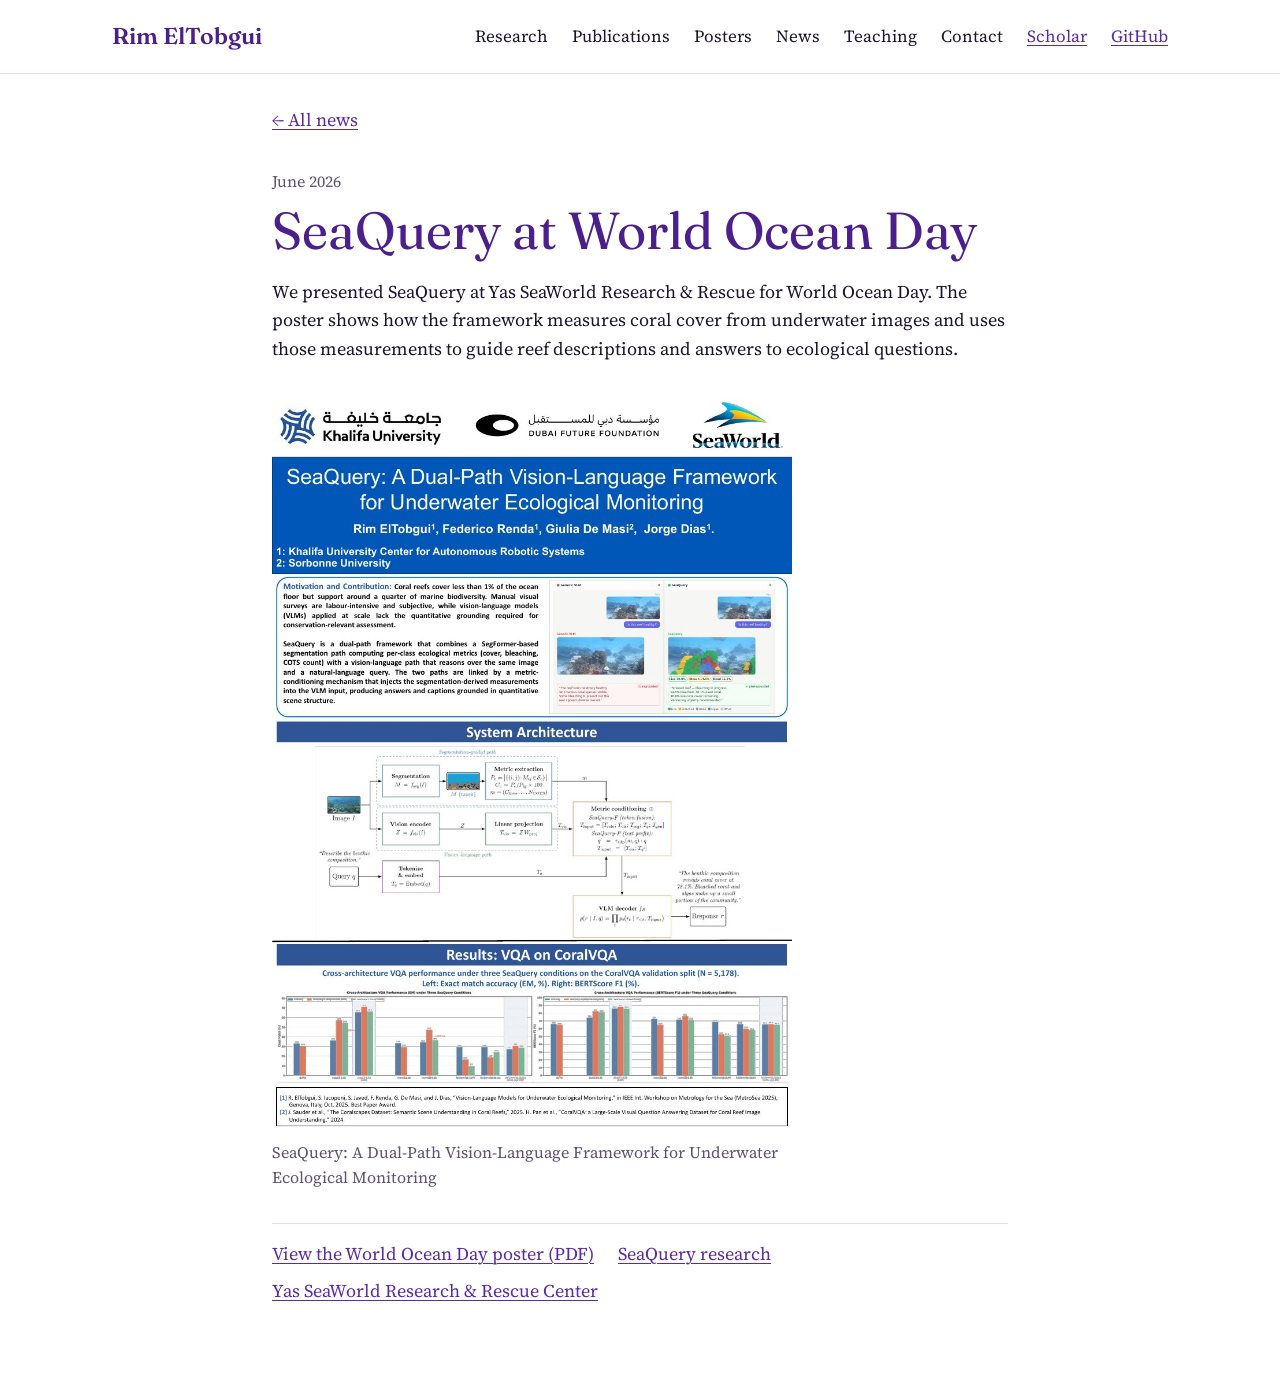
<file: news/world-ocean-day.html>
<!DOCTYPE html>
<html lang="en">
<head>
<meta charset="utf-8">
<meta name="viewport" content="width=device-width, initial-scale=1">
<title>SeaQuery at World Ocean Day · Rim ElTobgui</title>
<meta name="description" content="We presented SeaQuery at Yas SeaWorld Research &amp; Rescue for World Ocean Day.">
<link rel="preconnect" href="https://fonts.googleapis.com">
<link rel="preconnect" href="https://fonts.gstatic.com" crossorigin>
<link href="https://fonts.googleapis.com/css2?family=Fraunces:ital,opsz,wght@0,9..144,400;0,9..144,600;1,9..144,400&family=Source+Serif+4:ital,opsz,wght@0,8..60,400;0,8..60,600;1,8..60,400&display=swap" rel="stylesheet">
<link rel="stylesheet" href="../css/site.css">
</head>
<body>

<nav class="site-nav" aria-label="Main">
  <div class="wrap">
    <a class="brand" href="../index.html">Rim ElTobgui</a>
    <div class="nav-links">
      <a href="../index.html#research">Research</a>
      <a href="../index.html#publications">Publications</a>
      <a href="../index.html#posters">Posters</a>
      <a href="../index.html#news">News</a>
      <a href="../index.html#teaching">Teaching</a>
      <a href="../index.html#contact">Contact</a>
      <a class="scholar" href="https://scholar.google.com/citations?user=j8RVJ1IAAAAJ&amp;hl=en">Scholar</a>
      <a class="scholar" href="https://github.com/rimeltobgui">GitHub</a>
    </div>
  </div>
</nav>

<main class="news-post wrap">
  <a href="../index.html#news">← All news</a>
  <article>
    <header><time datetime="2026-06">June 2026</time><h1>SeaQuery at World Ocean Day</h1></header>
    <p>We presented SeaQuery at Yas SeaWorld Research &amp; Rescue for World Ocean Day. The poster shows how the framework measures coral cover from underwater images and uses those measurements to guide reef descriptions and answers to ecological questions.</p>
    <figure class="news-visual poster-preview">
      <a href="../posters/seaworld2026.pdf"><img src="../img/posters/seaworld2026.jpg" alt="SeaQuery poster presented at World Ocean Day" width="900" height="1273"></a>
      <figcaption>SeaQuery: A Dual-Path Vision-Language Framework for Underwater Ecological Monitoring</figcaption>
    </figure>
    <nav aria-label="Related resources">
      <ul class="news-resources">
        <li><a href="../posters/seaworld2026.pdf">View the World Ocean Day poster (PDF)</a></li>
        <li><a href="../paper-seaquery-2025.html">SeaQuery research</a></li>
        <li><a href="https://www.seaworldabudhabi.com/en/research-and-rescue">Yas SeaWorld Research &amp; Rescue Center</a></li>
      </ul>
    </nav>
  </article>
</main>
</body>
</html>
</file>
<file: css/site.css>
/* Layout: single editorial column, 1120px measure, hairline-ruled sections, portrait beside the name. */
:root {
  --bg: #FFFFFF;
  --wash: #F6F2FB;
  --ink: #1D1530;
  --ink-2: #3A3150;
  --muted: #5E5374;
  --rule: #E5DEEF;
  --accent: #4B1F8C;
  --accent-ink: #5B2BA6;
  --accent-soft: #EDE4F8;
  --on-accent: #FFFFFF;
  --foot: #24123F;
  --foot-ink: #EEE7F8;
  --foot-muted: #BFB1D4;
  --display: "Fraunces", Georgia, "Times New Roman", serif;
  --body: "Source Serif 4", Georgia, "Times New Roman", serif;
  --mono: ui-monospace, "SFMono-Regular", Menlo, Consolas, monospace;
  color-scheme: light;
}
@media (prefers-color-scheme: dark) {
  :root:not([data-theme="light"]) {
    --bg: #15111C; --wash: #1D1727; --ink: #EDE8F4; --ink-2: #D6CEE3; --muted: #ADA1C2; --rule: #342A43;
    --accent: #C4A8F3; --accent-ink: #D3BDF8; --accent-soft: #2A2040; --on-accent: #1A0F2E;
    --foot: #0E0A14; --foot-ink: #EDE8F4; --foot-muted: #A99DBD; color-scheme: dark;
  }
}
:root[data-theme="dark"] {
  --bg: #15111C; --wash: #1D1727; --ink: #EDE8F4; --ink-2: #D6CEE3; --muted: #ADA1C2; --rule: #342A43;
  --accent: #C4A8F3; --accent-ink: #D3BDF8; --accent-soft: #2A2040; --on-accent: #1A0F2E;
  --foot: #0E0A14; --foot-ink: #EDE8F4; --foot-muted: #A99DBD; color-scheme: dark;
}
* { box-sizing: border-box; }
html { scroll-behavior: smooth; }
@media (prefers-reduced-motion: reduce) { html { scroll-behavior: auto; } }
body { margin: 0; background: var(--bg); color: var(--ink); font-family: var(--body); font-size: 18px; line-height: 1.6; }
img, video { max-width: 100%; }
a { color: var(--accent-ink); text-decoration-thickness: 1px; text-underline-offset: 3px; }
a:hover { color: var(--accent); }
:focus-visible { outline: 2px solid var(--accent); outline-offset: 3px; border-radius: 4px; }
h1, h2, h3 { text-wrap: balance; }
.wrap { max-width: 1120px; margin: 0 auto; padding: 0 clamp(16px, 4vw, 32px); }
.section { padding: 80px 0; }
.section-title { margin: 0 0 12px; font-family: var(--display); font-weight: 400; font-size: clamp(34px, 4.4vw, 44px); line-height: 1.1; color: var(--accent); }
.lede { margin: 0 0 40px; max-width: 62ch; color: var(--ink-2); }

/* Nav */
.site-nav { border-bottom: 1px solid var(--rule); background: var(--bg); position: sticky; top: 0; z-index: 10; }
.site-nav .wrap { display: flex; flex-wrap: wrap; align-items: center; justify-content: space-between; gap: 12px 24px; padding-top: 18px; padding-bottom: 18px; }
.brand { font-family: var(--display); font-size: 23px; font-weight: 600; color: var(--accent); text-decoration: none; }
.nav-links { display: flex; flex-wrap: wrap; gap: 6px 24px; font-size: 17px; }
.nav-links a { color: var(--ink); text-decoration: none; }
.nav-links a:hover { color: var(--accent); text-decoration: underline; }
.nav-links a.scholar { color: var(--accent-ink); text-decoration: underline; }

/* Hero */
.hero { display: flex; flex-wrap: wrap; align-items: center; gap: 56px; padding: 72px 0 56px; }
.hero-text { flex: 1 1 520px; min-width: 0; }
.eyebrow { margin: 0 0 14px; font-size: 14px; letter-spacing: 0.14em; text-transform: uppercase; color: var(--muted); }
.hero h1 { margin: 0 0 12px; font-family: var(--display); font-weight: 400; font-size: clamp(52px, 7vw, 78px); line-height: 1.02; color: var(--accent); }
.tagline { margin: 0 0 22px; font-family: var(--display); font-style: italic; font-size: clamp(24px, 2.8vw, 30px); line-height: 1.25; color: var(--ink-2); }
.hero p.intro { margin: 0 0 18px; font-size: 20px; color: var(--ink-2); max-width: 60ch; }
.advisors { margin: 0 0 30px; font-size: 16px; color: var(--muted); }
.actions { display: flex; flex-wrap: wrap; align-items: center; gap: 12px; }
.btn { display: inline-flex; align-items: center; gap: 10px; min-height: 48px; padding: 0 22px; border-radius: 999px; font-size: 17px; text-decoration: none; border: 1px solid var(--accent); }
.btn-primary { background: var(--accent); color: var(--on-accent); }
.btn-primary:hover { background: var(--accent-ink); color: var(--on-accent); }
.btn-ghost { color: var(--accent-ink); background: transparent; }
.btn-ghost:hover { background: var(--accent-soft); }
.portrait { flex: 0 1 330px; min-width: 220px; max-width: 330px; margin: 0; position: relative; }
.portrait::before { content: ""; position: absolute; inset: 20px -20px -20px 20px; background: var(--accent-soft); border-radius: 28px; }
.portrait img { position: relative; display: block; width: 100%; height: auto; aspect-ratio: 3 / 4; object-fit: cover; border-radius: 28px; }


/* Latest */
.latest-section { padding: 24px 0 24px; }
.latest-head { display: flex; flex-wrap: wrap; align-items: baseline; justify-content: space-between; gap: 12px; margin-bottom: 20px; }
.latest { display: grid; grid-template-columns: repeat(2, minmax(0, 1fr)); gap: 24px; }
.latest-card { display: flex; flex-direction: column; border: 1px solid var(--rule); border-radius: 20px; overflow: hidden; background: var(--bg); }
.latest-card.feature { grid-column: 1 / -1; flex-direction: row; flex-wrap: wrap; background: var(--wash); }
.latest-img { display: block; flex: 1 1 420px; min-width: 0; background: var(--wash); }
.latest-img img { display: block; width: 100%; height: 100%; min-height: 260px; aspect-ratio: 16 / 9; object-fit: cover; }
.latest-card:not(.feature) .latest-img { flex: 0 0 auto; }
.latest-card:not(.feature) .latest-img img { height: auto; min-height: 0; }
.latest-img img.contain { object-fit: contain; background: #FFFFFF; padding: 16px; }
.latest-card:not(.feature) .latest-body { flex: 1 1 auto; }
.latest-body { flex: 1 1 380px; min-width: 0; padding: 24px 26px 26px; display: flex; flex-direction: column; gap: 4px; }
.latest-body h3 { margin: 4px 0 4px; font-family: var(--display); font-weight: 600; font-size: 22px; line-height: 1.3; }
.latest-card.feature h3 { font-size: clamp(24px, 2.6vw, 30px); font-weight: 400; }
.latest-body .venue { margin: 0 0 8px; }
.latest-sum { margin: 0 0 12px; color: var(--ink-2); }
.latest-body .links { margin-top: auto; padding-top: 6px; }
@media (max-width: 760px) { .latest { grid-template-columns: 1fr; } }

/* Highlights */
.highlights { display: grid; grid-template-columns: repeat(auto-fit, minmax(230px, 1fr)); border-top: 1px solid var(--rule); border-bottom: 1px solid var(--rule); margin-bottom: 16px; }
.highlights div { padding: 22px 22px 22px 0; }
.highlights strong { display: block; font-family: var(--display); font-weight: 400; font-size: 25px; color: var(--accent); }
.highlights span { font-size: 16px; color: var(--muted); }

/* Research */
.threads { display: grid; grid-template-columns: repeat(auto-fit, minmax(290px, 1fr)); gap: 40px; }
.thread { display: flex; flex-direction: column; gap: 12px; }
.thread img { width: 100%; height: 200px; object-fit: cover; border-radius: 16px; display: block; background: var(--wash); }
.thread img.contain { object-fit: contain; padding: 18px; }
.thread .num { margin: 6px 0 0; font-family: var(--display); font-size: 18px; color: var(--muted); }
.thread h3 { margin: 0; font-family: var(--display); font-weight: 600; font-size: 25px; line-height: 1.2; }
.thread p { margin: 0; color: var(--ink-2); }
.ongoing { margin: 40px 0 0; padding-top: 20px; border-top: 1px solid var(--rule); color: var(--ink-2); font-size: 17px; }

/* Publications */
.pubs-section { background: var(--wash); }
.pubs-head { display: flex; flex-wrap: wrap; align-items: baseline; justify-content: space-between; gap: 16px; }
.filters { display: flex; flex-wrap: wrap; align-items: center; gap: 10px; padding: 8px 0 28px; border-bottom: 1px solid var(--rule); }
.chip { min-height: 44px; padding: 0 18px; border-radius: 999px; border: 1px solid var(--rule); background: var(--bg); color: var(--ink-2); font-family: inherit; font-size: 16px; cursor: pointer; }
.chip:hover { border-color: var(--accent); }
.chip[aria-pressed="true"] { background: var(--accent); border-color: var(--accent); color: var(--on-accent); }
.count { margin-left: auto; font-size: 15px; color: var(--muted); }
.pub { display: flex; flex-wrap: wrap; gap: 6px 32px; padding: 28px 0; border-bottom: 1px solid var(--rule); }
.pub[hidden] { display: none; }
.pub .year { flex: 0 0 80px; margin: 0; font-family: var(--display); font-size: 22px; color: var(--muted); font-variant-numeric: tabular-nums; }
.pub .body { flex: 1 1 560px; min-width: 0; }
.tags { display: flex; flex-wrap: wrap; gap: 8px; margin-bottom: 8px; }
.tag { font-size: 12px; letter-spacing: 0.1em; text-transform: uppercase; padding: 3px 10px; border-radius: 999px; background: var(--accent-soft); color: var(--accent-ink); }
.tag.award { background: var(--accent); color: var(--on-accent); }
.pub h3 { margin: 0 0 6px; font-family: var(--display); font-weight: 600; font-size: 23px; line-height: 1.3; }
.authors { margin: 0; font-size: 16px; color: var(--ink-2); }
.venue { margin: 2px 0 12px; font-size: 16px; font-style: italic; color: var(--muted); }
.links { display: flex; flex-wrap: wrap; align-items: center; gap: 8px 20px; font-size: 15px; }
details.bib summary { cursor: pointer; color: var(--accent-ink); text-decoration: underline; text-underline-offset: 3px; list-style: none; min-height: 44px; display: inline-flex; align-items: center; }
details.bib summary::-webkit-details-marker { display: none; }
details.bib[open] { flex-basis: 100%; }
.bibbox { position: relative; margin-top: 8px; }
.bibbox pre { margin: 0; padding: 16px 18px; padding-right: 96px; background: var(--bg); border: 1px solid var(--rule); border-radius: 12px; font-family: var(--mono); font-size: 13px; line-height: 1.55; color: var(--ink); white-space: pre-wrap; overflow-x: auto; }
.copy { position: absolute; top: 10px; right: 10px; min-height: 36px; padding: 0 14px; border-radius: 999px; border: 1px solid var(--rule); background: var(--wash); color: var(--ink-2); font-family: inherit; font-size: 14px; cursor: pointer; }

/* Videos */
.videos { display: grid; grid-template-columns: repeat(auto-fit, minmax(min(100%, 400px), 1fr)); gap: 32px; }
.video-card { display: flex; flex-direction: column; gap: 10px; scroll-margin-top: 90px; }
.video-card video { width: 100%; aspect-ratio: 16 / 9; border-radius: 14px; border: 1px solid var(--rule); background: #0E0A14; display: block; }
.video-card h3 { margin: 4px 0 0; font-family: var(--display); font-weight: 400; font-size: 20px; line-height: 1.3; }
.video-card p { margin: 0; font-size: 15px; color: var(--muted); }

/* News and teaching */
.two-col { display: flex; flex-wrap: wrap; gap: 56px; }
.two-col > div { flex: 1 1 420px; min-width: 0; }
.list { list-style: none; margin: 0; padding: 0; border-bottom: 1px solid var(--rule); }
.list li { display: flex; gap: 24px; padding: 16px 0; border-top: 1px solid var(--rule); }
.list .when { flex: 0 0 72px; color: var(--muted); font-variant-numeric: tabular-nums; }
.list.stack li { display: block; }
.list .what { display: block; font-weight: 600; }
.list .where { color: var(--muted); font-size: 16px; }

.news-list li a { flex: 1; font-weight: 600; }
.news-post { max-width: 800px; padding-top: 32px; padding-bottom: 72px; }
.news-post header { margin-top: 32px; }
.news-post time, .news-post figcaption { color: var(--muted); font-size: 16px; }
.news-post h1 { font: 400 clamp(32px, 5vw, 52px)/1.12 var(--display); color: var(--accent); margin: 6px 0 18px; }
.news-post figure { margin: 32px 0; }
.news-post figcaption { margin-top: 8px; }
.photo-crop { display: block; position: relative; overflow: hidden; border-radius: 6px; }
.photo-crop img { position: absolute; width: var(--photo-width); max-width: none; height: auto; left: var(--photo-left); top: var(--photo-top); }

.news-visual a { display: block; }
.news-visual img { display: block; width: 100%; height: auto; }
.news-visual.poster-preview { max-width: 520px; }
.news-resources { display: flex; flex-wrap: wrap; gap: 8px 24px; padding: 16px 0 0; margin: 24px 0 0; list-style: none; border-top: 1px solid var(--rule); }

/* Spotlights */
.spot { display: flex; flex-wrap: wrap; align-items: flex-start; gap: 40px 56px; padding: 56px 0; border-top: 1px solid var(--rule); scroll-margin-top: 90px; }
.spot:first-of-type { border-top: 0; padding-top: 8px; }
.spot.flip { flex-direction: row-reverse; }
.spot-visual { flex: 1 1 460px; min-width: 0; display: flex; flex-direction: column; gap: 16px; }
.spot-text { flex: 1 1 420px; min-width: 0; }
.kicker { margin: 0 0 10px; font-size: 14px; letter-spacing: 0.12em; text-transform: uppercase; color: var(--muted); }
.spot h3 { margin: 0 0 14px; font-family: var(--display); font-weight: 400; font-size: clamp(26px, 3vw, 32px); line-height: 1.2; color: var(--ink); }
.spot p.over { margin: 0 0 14px; color: var(--ink-2); }
.fig { margin: 0; background: #FFFFFF; border: 1px solid var(--rule); border-radius: 16px; padding: 14px; }
.fig img { display: block; width: 100%; height: auto; border-radius: 8px; }
.fig figcaption { margin-top: 10px; font-size: 14px; color: #5E5374; }
.fig.photo { padding: 0; overflow: hidden; background: var(--wash); }
.fig.photo figcaption { padding: 0 14px 12px; color: var(--muted); }
.pair { display: flex; gap: 10px; padding: 10px; }
.pair figure { flex: 1 1 0; min-width: 0; margin: 0; }
.pair img { border-radius: 8px; aspect-ratio: 4 / 3; object-fit: cover; }
.pair span { display: block; margin-top: 6px; font-size: 13px; color: var(--muted); }
.stats { display: grid; grid-template-columns: repeat(auto-fit, minmax(140px, 1fr)); gap: 12px; margin: 22px 0 18px; }
.stat { padding: 14px 16px; border-radius: 14px; background: var(--wash); border: 1px solid var(--rule); }
.stat b { display: block; font-family: var(--display); font-weight: 600; font-size: 26px; white-space: nowrap; line-height: 1.1; color: var(--accent); font-variant-numeric: tabular-nums; }
.stat span { display: block; margin-top: 4px; font-size: 15px; color: var(--ink-2); line-height: 1.35; }
.stat small { display: block; margin-top: 2px; font-size: 13px; color: var(--muted); line-height: 1.35; }
.spot-links { display: flex; flex-wrap: wrap; gap: 8px 22px; font-size: 16px; }
.chart { margin: 0; padding: 18px 18px 12px; border: 1px solid var(--rule); border-radius: 16px; background: var(--bg); }
.chart h4 { margin: 0 0 2px; font-family: var(--body); font-size: 16px; font-weight: 600; color: var(--ink); }
.chart p { margin: 0 0 8px; font-size: 13px; color: var(--muted); }
.chart svg { display: block; width: 100%; height: auto; overflow: visible; }
.chart .bar { fill: var(--accent); opacity: 0.55; transition: opacity 120ms; }
.chart .bar.key { opacity: 1; }
.chart g.row:hover .bar { opacity: 1; }
.chart text { font-family: var(--body); fill: var(--ink-2); font-size: 14px; }
.chart text.val { fill: var(--ink); font-weight: 600; font-variant-numeric: tabular-nums; }
.chart .axis { stroke: var(--rule); stroke-width: 1; }
.chart .zone { stroke: var(--bg); stroke-width: 2; }
.chart .z1 { fill: #E2D4F5; }
.chart .z2 { fill: #A88BD6; }
.chart .z3 { fill: #4B1F8C; }
.chart text.zl { font-family: var(--display); font-size: 18px; fill: #1D1530; }
.chart text.zl.light { fill: #FFFFFF; }
.metrics { list-style: none; margin: 0; padding: 4px 16px 10px; font-size: 15px; }
.metrics li { display: flex; justify-content: space-between; gap: 12px; padding: 7px 0; border-bottom: 1px solid var(--rule); color: var(--ink-2); }
.metrics li b { color: var(--ink); font-variant-numeric: tabular-nums; }
.chat { display: flex; flex-direction: column; gap: 8px; padding: 0 16px 16px; font-size: 15px; }
.bubble { max-width: 85%; padding: 9px 14px; border-radius: 16px; line-height: 1.4; }
.bubble.q { align-self: flex-end; background: var(--accent); color: var(--on-accent); border-bottom-right-radius: 4px; }
.bubble.a { align-self: flex-start; background: var(--bg); border: 1px solid var(--rule); color: var(--ink); border-bottom-left-radius: 4px; }
.ongoing-grid { display: grid; grid-template-columns: repeat(auto-fit, minmax(220px, 1fr)); gap: 16px; margin-top: 8px; }
.ongoing-card { padding: 20px 22px; border-radius: 16px; background: var(--accent-soft); }
.ongoing-card h4 { margin: 0 0 6px; font-family: var(--display); font-weight: 600; font-size: 20px; color: var(--ink); }
.ongoing-card p { margin: 0 0 8px; font-size: 16px; color: var(--ink-2); }

/* Samples */
.samples-section { background: var(--wash); }
.sample-group { padding: 32px 0; border-top: 1px solid var(--rule); }
.sample-group:first-of-type { border-top: 0; padding-top: 0; }
.sample-group h3 { margin: 0 0 18px; font-family: var(--display); font-weight: 400; font-size: clamp(24px, 2.6vw, 28px); line-height: 1.25; }
.sample-group h3.sub { margin-top: 32px; font-size: 22px; }
.sample-grid { display: grid; gap: 20px; }
.sample-grid.two { grid-template-columns: repeat(auto-fit, minmax(min(100%, 340px), 1fr)); }
.sample-grid.three { grid-template-columns: repeat(auto-fit, minmax(min(100%, 260px), 1fr)); }
.sample { margin: 0; background: var(--bg); border: 1px solid var(--rule); border-radius: 16px; overflow: hidden; }
.sample img { display: block; width: 100%; height: auto; aspect-ratio: 16 / 10; object-fit: cover; }
.sample figcaption { padding: 12px 16px 16px; font-size: 15px; line-height: 1.45; color: var(--ink-2); }
.lbl { display: inline-block; margin-right: 8px; padding: 2px 10px; border-radius: 999px; font-size: 12px; letter-spacing: 0.08em; text-transform: uppercase; background: var(--accent-soft); color: var(--accent-ink); vertical-align: 1px; }
.lbl.ok { background: var(--accent); color: var(--on-accent); }
.lbl.fail { background: var(--ink-2); color: var(--bg); }
.chat-card .chat-head { padding: 14px 16px 8px; }
.chat-card .chat { padding-top: 4px; }
.sample-grid.three img { aspect-ratio: 860 / 591; }
.sample-note { margin: 14px 0 0; font-size: 14px; color: var(--muted); }
.sample-wide { display: flex; flex-wrap: wrap; gap: 24px 32px; align-items: center; }
.sample-wide .sample { flex: 1 1 520px; min-width: 0; }
.sample-wide .sample img { aspect-ratio: auto; }
.sample-side { flex: 1 1 280px; min-width: 0; color: var(--ink-2); }
.sample-side p { margin: 0 0 10px; }

/* Posters */
.posters { display: grid; grid-template-columns: repeat(auto-fill, minmax(min(100%, 280px), 1fr)); gap: 28px; }
.poster { display: flex; flex-direction: column; gap: 8px; text-decoration: none; color: var(--ink); }
.poster .thumb { aspect-ratio: 3 / 4; border-radius: 12px; border: 1px solid var(--rule); overflow: hidden; background: #FFFFFF; transition: transform 160ms, box-shadow 160ms; }
.poster img { width: 100%; height: 100%; object-fit: cover; object-position: top; display: block; }
.poster:hover .thumb { transform: translateY(-3px); box-shadow: 0 10px 24px rgba(75, 31, 140, 0.16); }
@media (prefers-reduced-motion: reduce) { .poster .thumb { transition: none; } .poster:hover .thumb { transform: none; } }
.poster .venue-tag { font-size: 13px; letter-spacing: 0.1em; text-transform: uppercase; color: var(--accent-ink); }
.poster strong { font-family: var(--display); font-weight: 400; font-size: 18px; line-height: 1.3; }
.poster span.open { font-size: 14px; color: var(--muted); }

/* Teaching */
.teach-lede { margin: -4px 0 16px; color: var(--muted); font-size: 16px; }
.course { display: flex; flex-wrap: wrap; justify-content: space-between; gap: 4px 16px; }
.course .terms { color: var(--muted); font-size: 15px; font-variant-numeric: tabular-nums; }


.direction { margin-top: 24px; padding: 28px 0 0; border-top: 1px solid var(--rule); max-width: 760px; }
.direction h3 { margin: 0 0 8px; font-family: var(--display); font-weight: 400; font-size: 26px; color: var(--accent); }
.direction p { margin: 0; color: var(--ink-2); }

/* Underwater elements */
.hero-band { position: relative; overflow: hidden; background: linear-gradient(180deg, var(--bg) 0%, var(--accent-soft) 100%); padding-bottom: 140px; }
.hero-wrap { position: relative; z-index: 1; }
.rays { position: absolute; inset: 0; pointer-events: none; overflow: hidden; }
.rays span { position: absolute; top: -20%; height: 115%; transform-origin: top center; filter: blur(14px);
  background: linear-gradient(180deg, color-mix(in srgb, var(--accent) 24%, transparent) 0%, color-mix(in srgb, var(--accent) 9%, transparent) 55%, transparent 85%);
  animation: sway 14s ease-in-out infinite alternate; }
.rays span:nth-child(1) { left: 8%; width: 90px; transform: rotate(18deg); animation-delay: 0s; }
.rays span:nth-child(2) { left: 26%; width: 150px; transform: rotate(14deg); animation-delay: -4s; opacity: 0.8; }
.rays span:nth-child(3) { left: 48%; width: 70px; transform: rotate(20deg); animation-delay: -8s; }
.rays span:nth-child(4) { left: 64%; width: 180px; transform: rotate(12deg); animation-delay: -2s; opacity: 0.7; }
.rays span:nth-child(5) { left: 86%; width: 100px; transform: rotate(16deg); animation-delay: -6s; }
@keyframes sway { from { opacity: 0.35; margin-left: -18px; } to { opacity: 1; margin-left: 18px; } }
.hero-waves { position: absolute; left: 0; right: 0; bottom: -1px; height: 150px; overflow: hidden; pointer-events: none; }
.wv { position: absolute; left: 0; bottom: 0; width: 200%; height: 100%; display: block; }
.wv-back path { fill: var(--accent); opacity: 0.16; }
.wv-mid path { fill: var(--accent); opacity: 0.26; }
.wv-front path { fill: var(--bg); }
.wv-back { animation: swell 38s linear infinite; }
.wv-mid { animation: swell 26s linear infinite reverse; }
.wv-front { animation: swell 60s linear infinite; }
@keyframes swell { from { transform: translateX(0); } to { transform: translateX(-50%); } }
.bubbles { position: absolute; top: 0; bottom: 0; right: 1%; width: 22%; pointer-events: none; }
.bubbles span { position: absolute; bottom: -20px; width: 10px; height: 10px; border-radius: 50%; border: 1.5px solid var(--accent); opacity: 0; background: radial-gradient(circle at 35% 35%, rgba(255,255,255,0.9), rgba(255,255,255,0) 60%); animation: rise 14s linear infinite; }
.bubbles span:nth-child(1) { left: 6%; animation-delay: 0s; }
.bubbles span:nth-child(2) { left: 18%; width: 6px; height: 6px; animation-delay: 3s; animation-duration: 11s; }
.bubbles span:nth-child(3) { left: 30%; width: 14px; height: 14px; animation-delay: 6s; animation-duration: 17s; }
.bubbles span:nth-child(4) { left: 46%; width: 8px; height: 8px; animation-delay: 1.5s; }
.bubbles span:nth-child(5) { left: 60%; width: 5px; height: 5px; animation-delay: 8s; animation-duration: 10s; }
.bubbles span:nth-child(6) { left: 72%; width: 12px; height: 12px; animation-delay: 4.5s; animation-duration: 16s; }
.bubbles span:nth-child(7) { left: 84%; width: 7px; height: 7px; animation-delay: 10s; animation-duration: 12s; }
.bubbles span:nth-child(8) { left: 94%; width: 9px; height: 9px; animation-delay: 2s; animation-duration: 15s; }
.bubbles span:nth-child(9) { left: 38%; width: 5px; height: 5px; animation-delay: 12s; animation-duration: 9s; }
@keyframes rise { 0% { transform: translate(0, 0); opacity: 0; } 10% { opacity: 0.55; } 50% { transform: translate(8px, -45vh); } 90% { opacity: 0.4; } 100% { transform: translate(-6px, -90vh); opacity: 0; } }
@media (prefers-reduced-motion: reduce) { .rays span, .wv { animation: none !important; } .bubbles { display: none; } }
.latest-section { position: relative; }
.wavy { position: relative; margin-top: 30px; margin-bottom: 30px; }
.wavy::before, .wavy::after { content: ""; position: absolute; left: 0; right: 0; height: 30px; background: var(--wash);
  -webkit-mask: url("data:image/svg+xml,%3Csvg xmlns='http://www.w3.org/2000/svg' viewBox='0 0 240 30' preserveAspectRatio='none'%3E%3Cpath d='M0 15 C40 5 80 5 120 15 C160 25 200 25 240 15 V30 H0Z'/%3E%3C/svg%3E") repeat-x 0 0 / 520px 30px;
          mask: url("data:image/svg+xml,%3Csvg xmlns='http://www.w3.org/2000/svg' viewBox='0 0 240 30' preserveAspectRatio='none'%3E%3Cpath d='M0 15 C40 5 80 5 120 15 C160 25 200 25 240 15 V30 H0Z'/%3E%3C/svg%3E") repeat-x 0 0 / 520px 30px; }
.wavy::before { top: -29px; }
.wavy::after { bottom: -29px; transform: scaleY(-1); }
footer { position: relative; margin-top: 80px; }
.foot-wave { position: absolute; left: 0; right: 0; top: -70px; width: 100%; height: 72px; display: block; }
.foot-wave .w1 { fill: var(--foot); }
.foot-wave .w2 { fill: var(--accent); opacity: 0.35; }

/* Footer */
.emails { list-style: none; margin: 18px 0 6px; padding: 0; display: flex; flex-direction: column; gap: 10px; }
.emails li { display: flex; flex-wrap: wrap; align-items: center; gap: 8px 12px; font-size: 19px; }
.mail-note { font-size: 14px; color: var(--foot-muted); }
.copy-mail { min-height: 36px; padding: 0 14px; border-radius: 999px; border: 1px solid rgba(255,255,255,0.25); background: transparent; color: var(--foot-ink); font-family: inherit; font-size: 14px; cursor: pointer; }
.copy-mail:hover { background: rgba(255,255,255,0.08); }
footer { background: var(--foot); color: var(--foot-ink); }
footer .wrap { display: flex; flex-wrap: wrap; justify-content: space-between; gap: 40px; padding-top: 72px; padding-bottom: 40px; }
footer h2 { margin: 0 0 14px; font-family: var(--display); font-weight: 400; font-size: 40px; color: var(--foot-ink); }
footer p { margin: 0 0 10px; color: var(--foot-muted); }
footer a { color: var(--foot-ink); }
footer a:hover { color: #FFFFFF; }
.foot-links { display: flex; flex-wrap: wrap; gap: 10px 22px; margin-top: 16px; }
.copyright { border-top: 1px solid rgba(255,255,255,0.12); }
.copyright .wrap { padding-top: 18px; padding-bottom: 28px; font-size: 14px; color: var(--foot-muted); }
@media (max-width: 700px) {
  .hero { gap: 28px; padding: 32px 0 40px; }
  .portrait { order: -1; flex: 0 0 auto; width: 168px; min-width: 0; max-width: 168px; }
  .portrait::before { inset: 10px -10px -10px 10px; border-radius: 22px; }
  .portrait img { aspect-ratio: 1 / 1; object-position: center 22%; border-radius: 22px; }
  .hero-text { flex-basis: 100%; }
  .site-nav { position: static; }
  .highlights div { padding: 12px 0; }
  .highlights strong { font-size: 21px; }
  .highlights span { font-size: 14px; }
  .stats { grid-template-columns: repeat(3, minmax(0, 1fr)); gap: 8px; }
  .stat { padding: 10px 10px; }
  .stat b { font-size: 19px; white-space: normal; }
  .stat span { font-size: 13px; }
  .stat small { font-size: 12px; }
  .posters { grid-template-columns: repeat(2, minmax(0, 1fr)); gap: 18px; }
  .poster strong { font-size: 15px; }
  .section { padding: 56px 0; }
}

/* Paper pages */
.paper-band { padding-bottom: 150px; }
.paper-head { padding-top: 32px; }
.back { display: inline-block; margin-bottom: 24px; font-size: 16px; }
.back::before { content: "\2190  "; }
.paper-top { display: flex; flex-wrap: wrap; gap: 40px 48px; align-items: center; }
.paper-meta { flex: 1 1 520px; min-width: 0; }
.paper-meta h1 { margin: 10px 0 14px; font-family: var(--display); font-weight: 400; font-size: clamp(32px, 4vw, 46px); line-height: 1.15; color: var(--accent); }
.paper-meta .authors { font-size: 18px; }
.paper-meta .venue { font-size: 17px; margin-bottom: 16px; }
.paper-sum { margin: 0 0 24px; color: var(--ink-2); max-width: 62ch; }
.paper-hero-fig { flex: 1 1 380px; min-width: 0; margin: 0; }
.paper-hero-fig img { display: block; width: 100%; aspect-ratio: 16 / 10; object-fit: cover; border-radius: 20px; box-shadow: 0 18px 40px rgba(29, 21, 48, 0.18); }
.paper-hero-fig figcaption { margin-top: 8px; font-size: 13px; color: var(--muted); }
.paper-spot { border-top: 0; padding-top: 8px; }
.paper-video { max-width: 900px; }
.paper-video video { width: 100%; aspect-ratio: 16 / 9; border-radius: 16px; border: 1px solid var(--rule); background: #0E0A14; display: block; }
.paper-video .venue { margin-top: 10px; }
#cite .bibbox { max-width: 900px; }
.pub-title { color: inherit; text-decoration: none; }
.pub-title:hover { color: var(--accent); text-decoration: underline; }
.thread-links { list-style: none; margin: 4px 0 0; padding: 0; font-size: 16px; display: flex; flex-direction: column; gap: 6px; }
.thread img { height: 210px; }
.list.teach .where { display: block; }
.terms-list { display: block; margin-top: 4px; font-size: 15px; color: var(--ink-2); }
.video-sub { margin: 0 0 12px; font-family: var(--display); font-weight: 400; font-size: 24px; color: var(--ink); }
</file>
<file: css/project.css>
/* Publication detail pages share the portfolio's fonts and semantic colors. */
.project-cover {
  position: relative;
  isolation: isolate;
  background-color: #281738;
  background-image: linear-gradient(105deg, rgba(29, 14, 48, .90), rgba(50, 25, 77, .78) 50%, rgba(32, 16, 50, .86)), var(--cover-image);
  background-size: cover;
  background-position: center;
  color: #fff;
  text-align: center;
}
.cover-inner {
  margin: auto;
  max-width: 62rem;
  padding: clamp(4rem, 8vw, 7rem) 1.3rem clamp(3rem, 6vw, 6rem);
}
.cover-inner h1 { margin: 0; font-family: var(--display); font-weight: 400; }
.project-name, .project-title { display: block; }
.project-name {
  font-size: clamp(2.7rem, 7.4vw, 6.4rem);
  line-height: 1.02;
  letter-spacing: -.045em;
}
.project-title {
  max-width: 37ch;
  margin: 1.25rem auto 0;
  color: #f3eafa;
  font-size: clamp(1.45rem, 3vw, 2.75rem);
  line-height: 1.18;
  letter-spacing: -.015em;
}
.project-venue { max-width: 60ch; margin: 1.65rem auto .35rem; font-size: 1.2rem; font-style: italic; }
.project-authors { margin: 0; color: #f0e5f8; }
.project-resources, .project-contents {
  display: flex;
  justify-content: center;
  align-items: center;
  flex-wrap: wrap;
  gap: .55rem;
}
.project-resources { margin-top: 1.75rem; }
.project-cover a:focus-visible { outline-color: white; }
.project-resources .btn {
  min-height: 42px;
  padding: .4rem 1.15rem;
  color: white;
  background: rgba(33, 15, 54, .67);
  border-color: #b5a1c6;
  font-size: 1rem;
}
.project-resources .btn:first-child, .project-resources .btn:hover {
  background: #f6f2fb;
  border-color: #f6f2fb;
  color: #391951;
}
.cover-credit { margin: 0; padding: .25rem 1rem .4rem; text-align: right; color: #f0e5f8; font-size: .8rem; }
.project-contents {
  padding: .6rem 1rem;
  column-gap: clamp(.6rem, 3vw, 2.2rem);
  row-gap: 0;
  background: rgba(31, 16, 47, .85);
  border-top: 1px solid rgba(255, 255, 255, .22);
}
.project-contents a { display: inline-block; padding: .45rem .3rem; color: #f7f1fd; text-decoration: none; }
.project-contents a:hover { text-decoration: underline; }
.project-story [id] { scroll-margin-top: 5rem; }
.project-intro { max-width: 52rem; margin: auto; padding: clamp(2.75rem, 6vw, 5rem) 1.4rem; text-align: center; }
.project-intro p { margin: 0; font-size: clamp(1.35rem, 2.5vw, 1.9rem); line-height: 1.45; text-wrap: pretty; }
.project-story .section { padding: clamp(2.8rem, 6vw, 5.4rem) 0; }
.project-story .section > .wrap { max-width: 62rem; }
.project-story .section-title { text-align: center; margin-bottom: clamp(1.25rem, 3vw, 2rem); }
.project-story #video, .project-story #cite { background: var(--wash); }
.project-story .paper-video { max-width: 52rem; margin-inline: auto; }
.project-story .paper-video .venue { text-align: center; }
.project-prose { max-width: 67ch; margin: auto; }
.project-prose p { margin: 0 0 1em; }
.project-figures { max-width: 52rem; margin: 2rem auto 0; display: grid; gap: 2rem; }
.project-figures .chart { max-width: 43rem; width: 100%; justify-self: center; }
.project-story .pair img { aspect-ratio: auto; }
.project-story .stats { margin: 0 auto 2rem; gap: 0; border-block: 1px solid var(--rule); }
.project-story .stat { padding: 1.15rem; border: none; border-radius: 0; background: transparent; }
.project-story .stat + .stat { border-inline-start: 1px solid var(--rule); }
.project-story .stat b { font-size: clamp(1.55rem, 3vw, 2.25rem); }
.project-story .bibbox { max-width: 52rem; margin-inline: auto; }
@media (max-width: 760px) {
  .project-page .site-nav { position: static; }
  .project-story [id] { scroll-margin-top: .75rem; }
  .cover-inner { padding-block: 3rem; }
}
@media (max-width: 480px) {
  .project-story .stats { grid-template-columns: 1fr; }
  .project-story .stat + .stat { border-inline-start: 0; border-top: 1px solid var(--rule); }
  .project-contents { font-size: 1rem; }
  .project-story .bibbox pre { padding: 3.25rem 1rem 1rem; overflow-wrap: anywhere; }
}
.project-venue { max-width: 72ch; text-wrap: balance; }
.project-venue .status { white-space: nowrap; }
</file>
